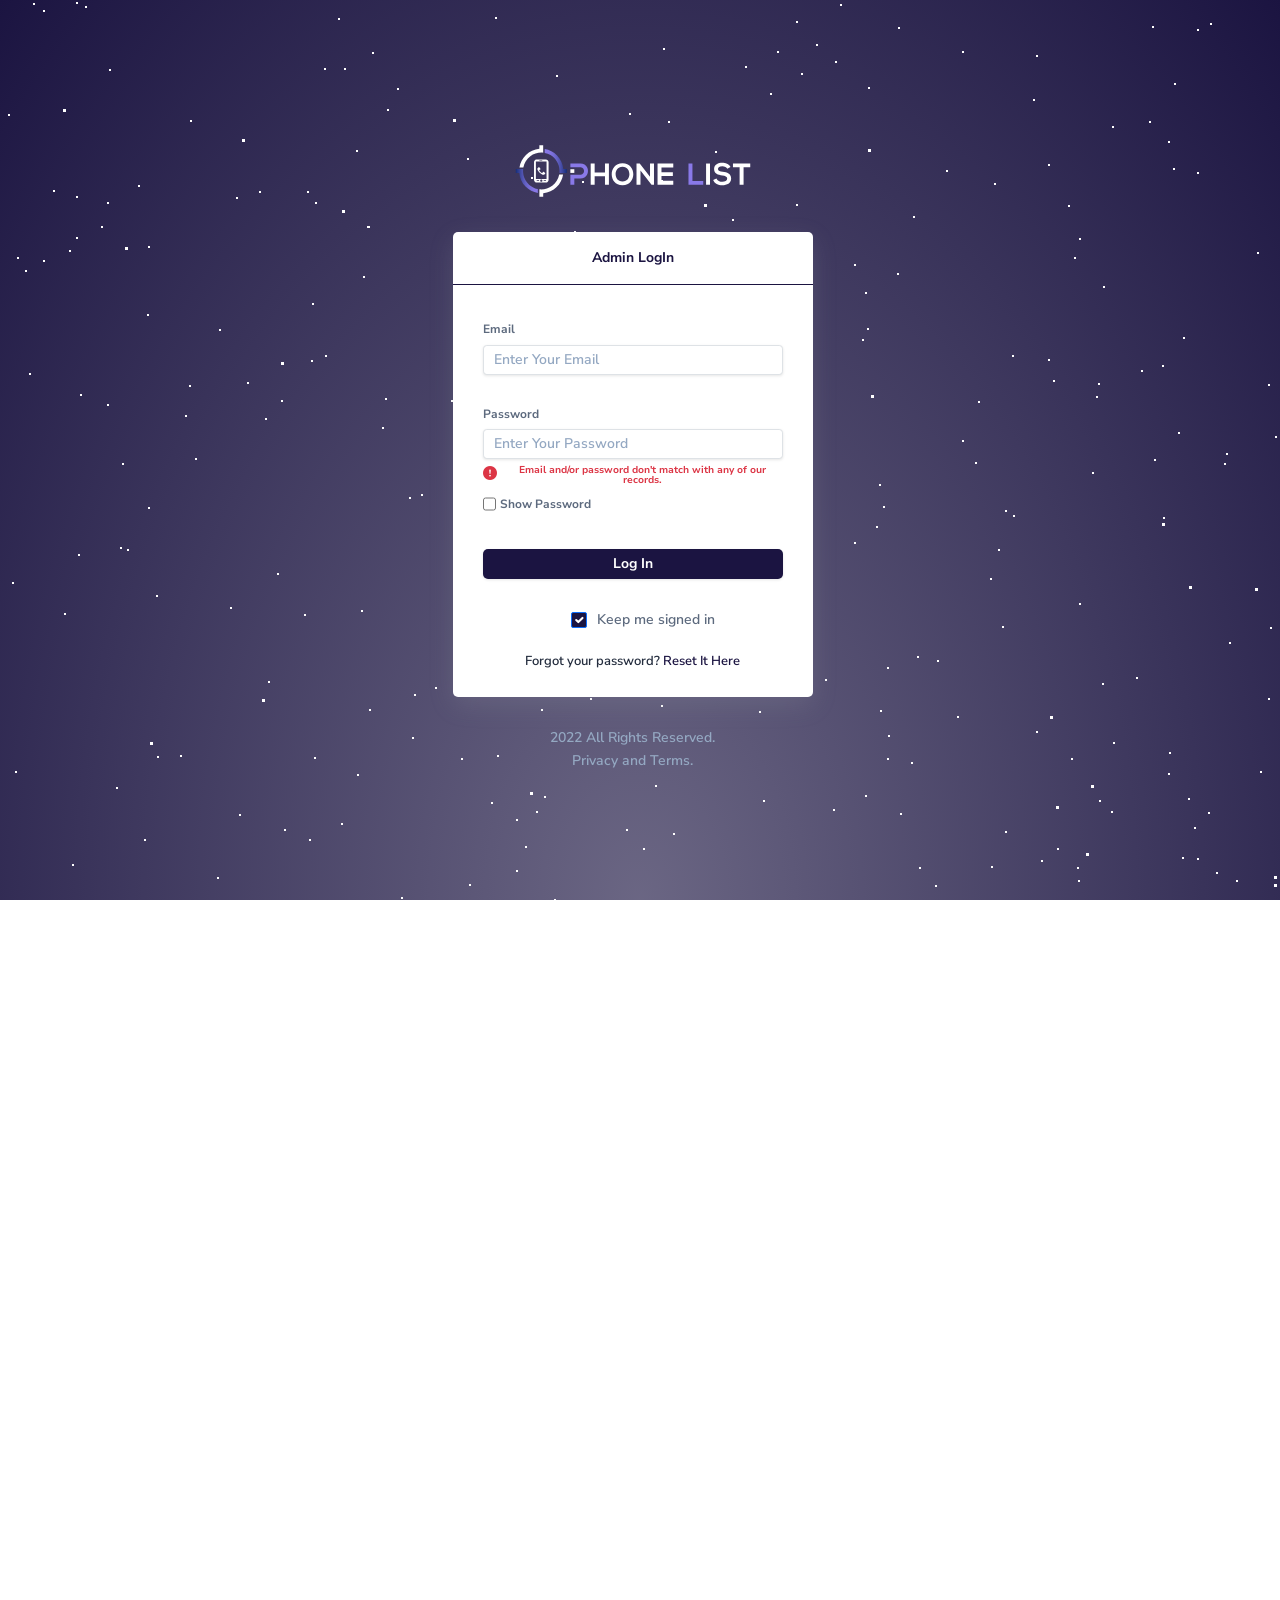
<file: adminLogin.html>
<!DOCTYPE html>
<html lang="en">
  <head>
    <meta charset="UTF-8" />
    <meta http-equiv="X-UA-Compatible" content="IE=edge" />
    <meta name="viewport" content="width=device-width, initial-scale=1.0" />

    <meta name="description" content="" />
    <meta
      name="keywords"
      content="phone number list, mobile number list, sales leads, mobile leads, data prospect, sales crm, contact database, contact details"
    />

    <title>Admin Log In | Phone List</title>

    <!-- Bootstrap CSS -->
    <link
      href="https://cdn.jsdelivr.net/npm/bootstrap@5.0.2/dist/css/bootstrap.min.css"
      rel="stylesheet"
      integrity="sha384-EVSTQN3/azprG1Anm3QDgpJLIm9Nao0Yz1ztcQTwFspd3yD65VohhpuuCOmLASjC"
      crossorigin="anonymous"
    />

    <!-- Bootstrap Icons -->
    <link
      rel="stylesheet"
      href="https://cdn.jsdelivr.net/npm/bootstrap-icons@1.7.2/font/bootstrap-icons.css"
    />

    <!-- Google Fonts -->
    <link rel="preconnect" href="https://fonts.googleapis.com" />
    <link rel="preconnect" href="https://fonts.gstatic.com" crossorigin />
    <link
      href="https://fonts.googleapis.com/css2?family=Nunito+Sans:wght@200;300;400;600;700;800;900&display=swap"
      rel="stylesheet"
    />

    <!-- Custom CSS -->
    <link rel="stylesheet" href="assets/css/style.css" />

    <!-- Favicon -->
    <link rel="shortcut icon" href="assets/images/icons/favicon.ico" />
  </head>

  <body>
    <header></header>
    <main class="d-flex">
      <!-- START ADMIN LOGIN -->
      <section class="section-login--admin">
        <div class="login-text-box row">
          <a class="col-12 company-logo" href="/">
            <img
              class="img-fluid"
              src="assets/images/logo--company-name.svg"
              alt="phone list"
            />
          </a>
          <div class="col-12">
            <!-- START LOGIN FORM -->
            <div class="login-form">
              <div class="card border-0 u-box-shadow-1 rounded-3">
                <div class="card-title d-flex">
                  <a href="#" class="login p-4">Admin LogIn</a>
                </div>
                <div class="card-body p-5 pb-3">
                  <form action="">
                    <div class="mb-5">
                      <label for="email" class="form-label">Email</label>
                      <input
                        type="email"
                        class="form-control u-box-shadow-2"
                        id="email"
                        placeholder="Enter Your Email"
                        required
                      />
                    </div>
                    <div class="mb-5">
                      <label for="password" class="form-label">Password</label>
                      <input
                        type="password"
                        class="form-control u-box-shadow-2"
                        id="password"
                        placeholder="Enter Your Password"
                        required
                      />
                      <div id="error-text">
                        <i
                          class="bi bi-exclamation-circle-fill text-danger pe-2"
                        ></i>
                        <p class="text-danger">
                          Email and/or password don't match with any of our
                          records.
                        </p>
                      </div>

                      <!-- An element to toggle between password visibility -->
                      <div class="input-group align-items-center my-1">
                        <input type="checkbox" onclick="showPassword()" />
                        <label
                          for="checkbox"
                          class="ps-2"
                          style="line-height: 1"
                        >
                          Show Password
                        </label>
                      </div>
                    </div>

                    <button
                      type="submit"
                      class="btn btn-login--admin rounded-3 u-box-shadow-2 mb-5"
                    >
                      Log In
                    </button>
                    <div class="mb-4 form-check">
                      <input
                        type="checkbox"
                        class="form-check-input"
                        id="check"
                        checked
                      />
                      <label class="form-check-label ms-3" for="check"
                        >Keep me signed in</label
                      >
                    </div>
                    <div class="card-footer">
                      <p>
                        Forgot your password?
                        <span id="reset-password">Reset It Here</span>
                      </p>
                    </div>
                  </form>
                </div>
              </div>
            </div>
            <!-- END LOGIN FORM -->

            <!-- START RESET PASSWORD FORM -->
            <div class="reset-form hide">
              <div class="card border-0 u-box-shadow-1 rounded-3">
                <div class="card-body p-5 pb-3">
                  <div class="card-title">
                    <div>
                      <h1>Reset Your Password</h1>
                      <h2>
                        Please enter your email address below to which we can
                        send you instructions.
                      </h2>
                    </div>
                  </div>
                  <form action="">
                    <div class="mb-5">
                      <label for="email" class="form-label">Email</label>
                      <input
                        type="email"
                        class="form-control u-box-shadow-2"
                        id="email"
                        placeholder="Type Your Email"
                        required
                      />
                    </div>
                    <div class="mb-5">
                      <label for="retypeEmail" class="form-label"
                        >Confirm Email</label
                      >
                      <input
                        type="email"
                        class="form-control u-box-shadow-2"
                        id="retypeEmail"
                        placeholder="Re-type Your Email"
                        required
                      />
                    </div>

                    <button
                      type="submit"
                      class="btn btn-login--admin rounded-3 u-box-shadow-2 mb-5"
                    >
                      Send Instructions
                    </button>

                    <div class="card-footer">
                      <p>
                        Have an account?
                        <span id="login-here">Login Here</span>
                      </p>
                    </div>
                  </form>
                </div>
              </div>
            </div>
            <!-- END RESET PASSWORD FORM -->

            <!-- START FOOTER -->
            <footer>
              <div class="section-footer">
                <p>2022 All Rights Reserved.</p>
                <p>
                  <a href="privacy_policy.html">Privacy</a>
                  and <a href="terms-of-service.html">Terms</a>.
                </p>
              </div>
            </footer>
            <!-- END FOOTER -->
          </div>
        </div>

        <!-- START BACKGROUND ANIMATION -->
        <div id="stars"></div>
        <div id="stars2"></div>
        <div id="stars3"></div>
        <!-- END BACKGROUND ANIMATION -->
      </section>
      <!-- END ADMIN LOGIN -->

      <!-- START LOGIN RIGHT SIDE -->
      <section class="section-login--right d-flex flex-column d-none">
        <!-- START LOGIN FORM -->
        <div class="login-form">
          <div class="card border-0 u-box-shadow-1 rounded-3">
            <div class="card-title d-flex">
              <a href="#" class="login p-4">Log in</a>
              <a href="signup.html" class="signup p-4"
                >Sign up <i class="bi bi-box-arrow-up-right ms-2"></i>
              </a>
            </div>
            <div class="card-body p-5 pb-3">
              <div class="card-title">
                <div>
                  <a
                    type="button"
                    class="btn btn-google-login u-box-shadow-2"
                    href="#"
                  >
                    <img
                      src="assets/images/icons/google.svg"
                      alt="google logo"
                      class="me-2 img-fluid"
                    />
                    Log in with google
                  </a>
                  <a
                    type="button"
                    class="btn btn-facebook-login u-box-shadow-2 mt-4"
                    href="#"
                  >
                    <i class="bi bi-facebook me-2"></i>
                    Log in with facebook
                  </a>
                </div>
                <div class="divider mt-4 mb-3">
                  <div class="divider--line me-5"></div>
                  <div>OR</div>
                  <div class="divider--line ms-5"></div>
                </div>
              </div>

              <form action="">
                <div class="mb-5">
                  <label for="email" class="form-label">Email</label>
                  <input
                    type="email"
                    class="form-control u-box-shadow-2"
                    id="email"
                    placeholder="Enter Your Email"
                    required
                  />
                </div>
                <div class="mb-5">
                  <label for="password" class="form-label">Password</label>
                  <input
                    type="password"
                    class="form-control u-box-shadow-2"
                    id="password"
                    placeholder="Enter Your Password"
                    required
                  />
                  <div id="error-text">
                    <i
                      class="bi bi-exclamation-circle-fill text-danger pe-2"
                    ></i>
                    <p class="text-danger">
                      Email and/or password don't match with any of our records.
                    </p>
                  </div>

                  <!-- An element to toggle between password visibility -->
                  <div class="input-group align-items-center my-1">
                    <input type="checkbox" onclick="showPassword()" />
                    <label for="checkbox" class="ps-2" style="line-height: 1">
                      Show Password
                    </label>
                  </div>
                </div>

                <button
                  type="submit"
                  class="btn btn-login rounded-3 u-box-shadow-2 mb-5"
                >
                  Log In
                </button>
                <div class="mb-4 form-check">
                  <input
                    type="checkbox"
                    class="form-check-input"
                    id="check"
                    checked
                  />
                  <label class="form-check-label ms-3" for="check"
                    >Keep me signed in</label
                  >
                </div>
                <div class="card-footer">
                  <p>
                    Forgot your password?
                    <span id="reset-password">Reset It Here</span>
                  </p>
                </div>
              </form>
            </div>
          </div>
        </div>
        <!-- END LOGIN FORM -->

        <!-- START RESET PASSWORD FORM -->
        <div class="reset-form hide">
          <div class="card border-0 u-box-shadow-1 rounded-3">
            <div class="card-body p-5 pb-3">
              <div class="card-title">
                <div>
                  <h1>Reset Your Password</h1>
                  <h2>
                    Please enter your email address below to which we can send
                    you instructions.
                  </h2>
                </div>
              </div>
              <form action="">
                <div class="mb-5">
                  <label for="email" class="form-label">Email</label>
                  <input
                    type="email"
                    class="form-control u-box-shadow-2"
                    id="email"
                    placeholder="Type Your Email"
                    required
                  />
                </div>
                <div class="mb-5">
                  <label for="retypeEmail" class="form-label"
                    >Confirm Email</label
                  >
                  <input
                    type="email"
                    class="form-control u-box-shadow-2"
                    id="retypeEmail"
                    placeholder="Re-type Your Email"
                    required
                  />
                </div>

                <button
                  type="submit"
                  class="btn btn-login rounded-3 u-box-shadow-2 mb-5"
                >
                  Send Instructions
                </button>

                <div class="card-footer">
                  <p>
                    Have an account?
                    <span id="login-here">Login Here</span>
                  </p>
                </div>
              </form>
            </div>
          </div>
        </div>
        <!-- END RESET PASSWORD FORM -->

        <!-- START FOOTER -->
        <footer>
          <div class="section-footer">
            <p>2022 All Rights Reserved.</p>
            <p>
              <a href="privacy_policy.html">Privacy</a>
              and <a href="terms-of-service.html">Terms</a>.
            </p>
          </div>
        </footer>
        <!-- END FOOTER -->
      </section>
      <!-- END LOGIN RIGHT SIDE -->
    </main>

    <!-- Custom JS -->
    <script src="assets/js/login.js"></script>
    <script src="assets/js/script.js"></script>

    <!-- Bootstrap JS -->
    <script
      src="https://cdn.jsdelivr.net/npm/bootstrap@5.0.2/dist/js/bootstrap.bundle.min.js"
      integrity="sha384-MrcW6ZMFYlzcLA8Nl+NtUVF0sA7MsXsP1UyJoMp4YLEuNSfAP+JcXn/tWtIaxVXM"
      crossorigin="anonymous"
    ></script>
  </body>
</html>
</file>
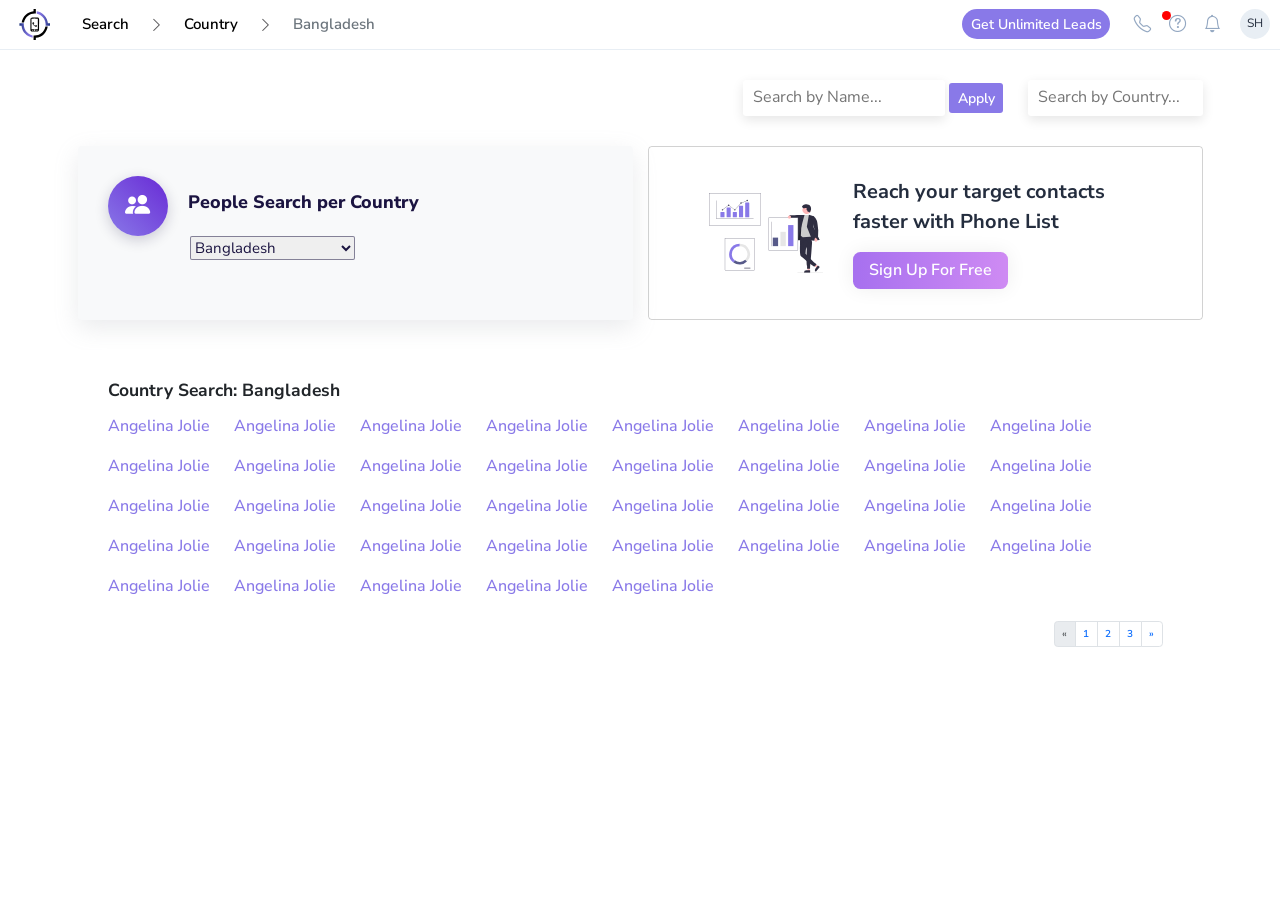
<file: country01.html>
<!DOCTYPE html>
<html lang="en">

<head>
  <meta charset="UTF-8" />
  <meta http-equiv="X-UA-Compatible" content="IE=edge" />
  <meta name="viewport" content="width=device-width, initial-scale=1.0" />

  <meta name="description" content="Phone List helps B2B companies scale outbound sales." />
  <meta name="keywords" content="phone list, " />

  <title>All Contacts from Bangladesh | Phone List</title>

  <!-- Bootstrap CSS -->
  <link href="https://cdn.jsdelivr.net/npm/bootstrap@5.0.2/dist/css/bootstrap.min.css" rel="stylesheet"
    integrity="sha384-EVSTQN3/azprG1Anm3QDgpJLIm9Nao0Yz1ztcQTwFspd3yD65VohhpuuCOmLASjC" crossorigin="anonymous" />

  <!-- Bootstrap Icons -->
  <link rel="stylesheet" href="https://cdn.jsdelivr.net/npm/bootstrap-icons@1.7.2/font/bootstrap-icons.css" />

  <!-- Font awesome Icons -->
  <link rel="stylesheet" href="https://cdnjs.cloudflare.com/ajax/libs/font-awesome/5.15.4/css/all.min.css"
    integrity="sha512-1ycn6IcaQQ40/MKBW2W4Rhis/DbILU74C1vSrLJxCq57o941Ym01SwNsOMqvEBFlcgUa6xLiPY/NS5R+E6ztJQ=="
    crossorigin="anonymous" referrerpolicy="no-referrer" />


  <!-- Google Fonts -->
  <link rel="preconnect" href="https://fonts.googleapis.com" />
  <link rel="preconnect" href="https://fonts.gstatic.com" crossorigin />
  <link href="https://fonts.googleapis.com/css2?family=Nunito+Sans:wght@200;300;400;600;700;800;900&display=swap"
    rel="stylesheet" />

  <!-- Custom CSS -->
  <link rel="stylesheet" href="assets/css/style.css" />

  <!-- Favicon -->
  <link rel="shortcut icon" href="assets/images/icons/favicon.ico" />
</head>

<body>
  <header>
    <!-- START NAVBAR -->
    <nav class="navbar navbar--user navbar-expand-md navbar-light">
      <div class="container-fluid justify-content-end">
        <a class="navbar-brand" href="index.html">
          <img class="img-fluid" src="assets/images/logo.svg" alt="phone list" />
        </a>

        <button class="navbar-toggler me-auto" type="button" data-bs-toggle="collapse"
          data-bs-target="#navbarSupportedContent" aria-controls="navbarSupportedContent" aria-expanded="false"
          aria-label="Toggle navigation">
          <span class="navbar-toggler-icon"> </span>
        </button>
        <div class="collapse navbar-collapse justify-content-between" id="navbarSupportedContent">
          <ul class="navbar-nav me-auto mb-2 mb-lg-0">
            <li class="nav-item pl-4">
              <a class="nav-link" aria-current="page" href="people.html">
                Search
              </a>
            </li>

            <i class="bi bi-chevron-right d-flex align-items-center"></i>
            <li class="nav-item">
              <a class="nav-link" href="people.html">
                Country
              </a>
            </li>

            <i class="bi bi-chevron-right d-flex align-items-center"></i>
            <li class="nav-item">
              <a class="nav-link text-secondary disabled" href="#">
                Bangladesh
              </a>
            </li>
          </ul>
        </div>

        <!-- START SHOW ELEMENT ON CLICKING USER -->
        <div class="user-div hide u-box-shadow-1">
          <h4 class="px-4 pt-5">Shamonti Haque</h4>
          <div class="user--label mx-4">
            <span>Admin</span>
          </div>

          <div class="user--menu">
            <a class="user--menu-item" href="settings/account.html">
              <i class="bi bi-gear"></i>
              <span>Settings</span>
            </a>
            <a class="user--menu-item" href="./settings/upgrade.html">
              <i class="bi bi-trophy"></i>
              <span>Upgrade Plan</span>
            </a>

            <a class="user--menu-item mb-3" href="login.html">
              <i class="bi bi-power"></i>
              <span>Logout</span>
            </a>
          </div>
        </div>
        <!-- END SHOW ELEMENT ON CLICKING USER -->
      </div>

      <!-- START RIGHT NAV ITEMS -->
      <div class="d-flex align-items-center nav-right__box">
        <a class="btn btn-purple mx-4" href="./settings/upgrade.html">Get unlimited leads
        </a>
        <button type="button" class="btn">
          <i class="bi bi-telephone phone-btn"></i>
        </button>
        <!-- TODO Link to blogsite -->
        <a class="btn"><i class="bi bi-question-circle" href="#"></i></a>

        <button type="button" class="btn notification-btn">
          <i class="bi bi-bell"></i>

          <!-- Add the class hide to notification-btn--badge when there is no notifications -->
          <span class="notification-btn--badge"></span>
        </button>
        <button type="button" class="user user-btn circle-element mx-3 my-auto">
          <p class="user-name">SH</p>
        </button>
      </div>
      <!-- END RIGHT NAV ITEMS -->
    </nav>
    <!-- END NAVBAR -->

    <!-- FIXME hide when clicked somewhere else -->
    <!-- START SHOW WHEN CLICKED ON PHONE -->
    <div class="u-box-shadow-1 phone-call__div hide">
      <div class="phone-call--icon">
        <i class="bi bi-telephone-outbound text-primary"></i>
      </div>
      <div class="phone-call--text">
        Instantly click-to-call prospects from anywhere.
      </div>
      <div class="phone-call--button btn-purple">Upgrade to Professional</div>
      <a class="phone-call--link"> Learn more </a>
    </div>
    <!-- END SHOW WHEN CLICKED ON PHONE -->


    <!-- START SHOW WHEN CLICKED ON NOTIFICATION -->
    <div class="u-box-shadow-1 notification__sidebar hide animate__animated animate__fadeInRightBig">
      <div class="notification--header">
        <div class="notification--header-title">
          <h5>NOTIFICATIONS</h5>
        </div>
        <div class="notification--header-icons">
          <div class="btn close-btn">
            <i class="bi bi-x-lg"></i>
          </div>
        </div>
      </div>
      <div class="notification--body">
        <a class="card" href="#">
          <div class="card-body">
            <div class="notification-icon">
              <i class="bi bi-shield-lock-fill"></i>
            </div>
            <div class="notification-box">
              <div class="notification-text">You changed your password.</div>
              <div class="notification-time">
                <span> Today </span>
              </div>
            </div>
          </div>
        </a>
        <a class="card" href="#">
          <div class="card-body">
            <div class="notification-icon">
              <i class="bi bi-lightning-fill"></i>
            </div>
            <div class="notification-box">
              <div class="notification-text">You upgraded your plan.</div>
              <div class="notification-time">
                <span> Yesterday </span>
              </div>
            </div>
          </div>
        </a>
        <a class="card" href="#">
          <div class="card-body">
            <div class="notification-icon">
              <i class="bi bi-receipt-cutoff"></i>
            </div>
            <div class="notification-box">
              <div class="notification-text">You accessed phone number.</div>
              <div class="notification-time">
                <span> May 02 </span>
              </div>
            </div>
          </div>
        </a>
        <a class="card" href="#">
          <div class="card-body">
            <div class="notification-icon">
              <i class="bi bi-download"></i>
            </div>
            <div class="notification-box">
              <div class="notification-text">You downloaded CSV data.</div>
              <div class="notification-time">
                <span> Apr 26 </span>
              </div>
            </div>
          </div>
        </a>
        <a class="card" href="#">
          <div class="card-body">
            <div class="notification-icon">
              <i class="bi bi-envelope"></i>
            </div>
            <div class="notification-box">
              <div class="notification-text">
                You requested to change the email.
              </div>
              <div class="notification-time">
                <span> Apr 20 </span>
              </div>
            </div>
          </div>
        </a>
        <a class="card" href="#">
          <div class="card-body">
            <div class="notification-icon">
              <i class="bi bi-person-bounding-box"></i>
            </div>
            <div class="notification-box">
              <div class="notification-text">You edited your profile.</div>
              <div class="notification-time">
                <span> Mar 24 </span>
              </div>
            </div>
          </div>
        </a>
        <a class="card" href="#">
          <div class="card-body">
            <div class="notification-icon">
              <i class="bi bi-download"></i>
            </div>
            <div class="notification-box">
              <div class="notification-text">You downloaded CSV data.</div>
              <div class="notification-time">
                <span> Mar 20 </span>
              </div>
            </div>
          </div>
        </a>
        <a class="card" href="#">
          <div class="card-body">
            <div class="notification-icon">
              <i class="bi bi-credit-card"></i>
            </div>
            <div class="notification-box">
              <div class="notification-text">You added a credit card.</div>
              <div class="notification-time">
                <span> Feb 22 </span>
              </div>
            </div>
          </div>
        </a>
        <a class="card" href="#">
          <div class="card-body">
            <div class="notification-icon"><i class="bi bi-stars"></i></div>
            <div class="notification-box">
              <div class="notification-text">Welcome to Phone List!</div>
              <div class="notification-time">
                <span> Dec 2021 </span>
              </div>
            </div>
          </div>
        </a>
        <a class="card" href="./settings/notifications.html">
          <div class="card-footer">All notifications</div>
        </a>
      </div>
    </div>
    <!-- END SHOW WHEN CLICKED ON NOTIFICATION -->
  </header>

  <main>
    <!-- START SEARCH BARS -->
    <section class="section-searchbar pt-md-5 pb-md-4 py-2 mt-md-0 mt-5">
      <div class="container">
        <div class="row">
          <div class="col-lg-3 col-md-4 col-7 ms-auto">
            <div class="row">
              <div class="col-12">
                <input type="text" name="search" id="searchPeople"
                  class="searchBar bg-white border-5 text-dark fw-normal col-md-9 col-8"
                  placeholder="Search by Name..." />
                <button type="submit" class="btn btn-purple">Apply</button>
              </div>
            </div>
          </div>
          <div class="col-lg-2 col-md-3 col-5">
            <div class="dropdown" id="searchCountry">
              <input class="searchBar bg-white text-dark fw-normal col-12" id="countryDropdown" type="text"
                placeholder="Search by Country..." data-toggle="dropdown" data-bs-toggle="dropdown" />

              <span class="caret"></span>

              <ul class="dropdown-menu bg-white text-dark fw-bold p-3" aria-labelledby="countryDropdown">
                <li class="dropdown-item"><a href="#">Afghanistan</a></li>
                <li class="dropdown-item"><a href="#">Åland Islands</a></li>
                <li class="dropdown-item"><a href="#">Albania</a></li>
                <li class="dropdown-item"><a href="#">Algeria</a></li>
                <li class="dropdown-item"><a href="#">American Samoa</a></li>
                <li class="dropdown-item"><a href="#">Andorra</a></li>
                <li class="dropdown-item"><a href="#">Angola</a></li>
                <li class="dropdown-item"><a href="#">Anguilla</a></li>
                <li class="dropdown-item"><a href="#">Antarctica</a></li>
                <li class="dropdown-item">
                  <a href="#">Antigua and Barbuda</a>
                </li>
                <li class="dropdown-item"><a href="#">Argentina</a></li>
                <li class="dropdown-item"><a href="#">Armenia</a></li>
                <li class="dropdown-item"><a href="#">Aruba</a></li>
                <li class="dropdown-item"><a href="#">Australia</a></li>
                <li class="dropdown-item"><a href="#">Austria</a></li>
                <li class="dropdown-item"><a href="#">Azerbaijan</a></li>
                <li class="dropdown-item"><a href="#">Bahamas</a></li>
                <li class="dropdown-item"><a href="#">Bahrain</a></li>
                <li class="dropdown-item"><a href="#">Bangladesh</a></li>
                <li class="dropdown-item"><a href="#">Barbados</a></li>
                <li class="dropdown-item"><a href="#">Belarus</a></li>
                <li class="dropdown-item"><a href="#">Belgium</a></li>
                <li class="dropdown-item"><a href="#">Belize</a></li>
                <li class="dropdown-item"><a href="#">Benin</a></li>
                <li class="dropdown-item"><a href="#">Bermuda</a></li>
                <li class="dropdown-item"><a href="#">Bhutan</a></li>
                <li class="dropdown-item"><a href="#">Bolivia</a></li>
                <li class="dropdown-item">
                  <a href="#">Bosnia and Herzegovina</a>
                </li>
                <li class="dropdown-item"><a href="#">Botswana</a></li>
                <li class="dropdown-item"><a href="#">Bouvet Island</a></li>
                <li class="dropdown-item"><a href="#">Brazil</a></li>
                <li class="dropdown-item">
                  <a href="#">British Indian Ocean Territory</a>
                </li>
                <li class="dropdown-item">
                  <a href="#">Brunei Darussalam</a>
                </li>
                <li class="dropdown-item"><a href="#">Bulgaria</a></li>
                <li class="dropdown-item"><a href="#">Burkina Faso</a></li>
                <li class="dropdown-item"><a href="#">Burundi</a></li>
                <li class="dropdown-item"><a href="#">Cambodia</a></li>
                <li class="dropdown-item"><a href="#">Cameroon</a></li>
                <li class="dropdown-item"><a href="#">Canada</a></li>
                <li class="dropdown-item"><a href="#">Cape Verde</a></li>
                <li class="dropdown-item"><a href="#">Cayman Islands</a></li>
                <li class="dropdown-item">
                  <a href="#">Central African Republic</a>
                </li>
                <li class="dropdown-item"><a href="#">Chad</a></li>
                <li class="dropdown-item"><a href="#">Chile</a></li>
                <li class="dropdown-item"><a href="#">China</a></li>
                <li class="dropdown-item">
                  <a href="#">Christmas Island</a>
                </li>
                <li class="dropdown-item">
                  <a href="#">Cocos (Keeling) Islands</a>
                </li>
                <li class="dropdown-item"><a href="#">Colombia</a></li>
                <li class="dropdown-item"><a href="#">Comoros</a></li>
                <li class="dropdown-item"><a href="#">Congo</a></li>
                <li class="dropdown-item">
                  <a href="#">Congo, The Democratic Republic of The</a>
                </li>
                <li class="dropdown-item"><a href="#">Cook Islands</a></li>
                <li class="dropdown-item"><a href="#">Costa Rica</a></li>
                <li class="dropdown-item"><a href="#">Cote D'ivoire</a></li>
                <li class="dropdown-item"><a href="#">Croatia</a></li>
                <li class="dropdown-item"><a href="#">Cuba</a></li>
                <li class="dropdown-item"><a href="#">Cyprus</a></li>
                <li class="dropdown-item"><a href="#">Czech Republic</a></li>
                <li class="dropdown-item"><a href="#">Denmark</a></li>
                <li class="dropdown-item"><a href="#">Djibouti</a></li>
                <li class="dropdown-item"><a href="#">Dominica</a></li>
                <li class="dropdown-item">
                  <a href="#">Dominican Republic</a>
                </li>
                <li class="dropdown-item"><a href="#">Ecuador</a></li>
                <li class="dropdown-item"><a href="#">Egypt</a></li>
                <li class="dropdown-item"><a href="#">El Salvador</a></li>
                <li class="dropdown-item">
                  <a href="#">Equatorial Guinea</a>
                </li>
                <li class="dropdown-item"><a href="#">Eritrea</a></li>
                <li class="dropdown-item"><a href="#">Estonia</a></li>
                <li class="dropdown-item"><a href="#">Ethiopia</a></li>
                <li class="dropdown-item">
                  <a href="#">Falkland Islands (Malvinas)</a>
                </li>
                <li class="dropdown-item"><a href="#">Faroe Islands</a></li>
                <li class="dropdown-item"><a href="#">Fiji</a></li>
                <li class="dropdown-item"><a href="#">Finland</a></li>
                <li class="dropdown-item"><a href="#">France</a></li>
                <li class="dropdown-item"><a href="#">French Guiana</a></li>
                <li class="dropdown-item">
                  <a href="#">French Polynesia</a>
                </li>
                <li class="dropdown-item">
                  <a href="#">French Southern Territories</a>
                </li>
                <li class="dropdown-item"><a href="#">Gabon</a></li>
                <li class="dropdown-item"><a href="#">Gambia</a></li>
                <li class="dropdown-item"><a href="#">Georgia</a></li>
                <li class="dropdown-item"><a href="#">Germany</a></li>
                <li class="dropdown-item"><a href="#">Ghana</a></li>
                <li class="dropdown-item"><a href="#">Gibraltar</a></li>
                <li class="dropdown-item"><a href="#">Greece</a></li>
                <li class="dropdown-item"><a href="#">Greenland</a></li>
                <li class="dropdown-item"><a href="#">Grenada</a></li>
                <li class="dropdown-item"><a href="#">Guadeloupe</a></li>
                <li class="dropdown-item"><a href="#">Guam</a></li>
                <li class="dropdown-item"><a href="#">Guatemala</a></li>
                <li class="dropdown-item"><a href="#">Guernsey</a></li>
                <li class="dropdown-item"><a href="#">Guinea</a></li>
                <li class="dropdown-item"><a href="#">Guinea-bissau</a></li>
                <li class="dropdown-item"><a href="#">Guyana</a></li>
                <li class="dropdown-item"><a href="#">Haiti</a></li>
                <li class="dropdown-item">
                  <a href="#">Heard Island and Mcdonald Islands</a>
                </li>
                <li class="dropdown-item">
                  <a href="#">Holy See (Vatican City State)</a>
                </li>
                <li class="dropdown-item"><a href="#">Honduras</a></li>
                <li class="dropdown-item"><a href="#">Hong Kong</a></li>
                <li class="dropdown-item"><a href="#">Hungary</a></li>
                <li class="dropdown-item"><a href="#">Iceland</a></li>
                <li class="dropdown-item"><a href="#">India</a></li>
                <li class="dropdown-item"><a href="#">Indonesia</a></li>
                <li class="dropdown-item">
                  <a href="#">Iran, Islamic Republic of</a>
                </li>
                <li class="dropdown-item"><a href="#">Iraq</a></li>
                <li class="dropdown-item"><a href="#">Ireland</a></li>
                <li class="dropdown-item"><a href="#">Isle of Man</a></li>
                <li class="dropdown-item"><a href="#">Israel</a></li>
                <li class="dropdown-item"><a href="#">Italy</a></li>
                <li class="dropdown-item"><a href="#">Jamaica</a></li>
                <li class="dropdown-item"><a href="#">Japan</a></li>
                <li class="dropdown-item"><a href="#">Jersey</a></li>
                <li class="dropdown-item"><a href="#">Jordan</a></li>
                <li class="dropdown-item"><a href="#">Kazakhstan</a></li>
                <li class="dropdown-item"><a href="#">Kenya</a></li>
                <li class="dropdown-item"><a href="#">Kiribati</a></li>
                <li class="dropdown-item">
                  <a href="#">Korea, Democratic People's Republic of</a>
                </li>
                <li class="dropdown-item">
                  <a href="#">Korea, Republic of</a>
                </li>
                <li class="dropdown-item"><a href="#">Kuwait</a></li>
                <li class="dropdown-item"><a href="#">Kyrgyzstan</a></li>
                <li class="dropdown-item">
                  <a href="#">Lao People's Democratic Republic</a>
                </li>
                <li class="dropdown-item"><a href="#">Latvia</a></li>
                <li class="dropdown-item"><a href="#">Lebanon</a></li>
                <li class="dropdown-item"><a href="#">Lesotho</a></li>
                <li class="dropdown-item"><a href="#">Liberia</a></li>
                <li class="dropdown-item">
                  <a href="#">Libyan Arab Jamahiriya</a>
                </li>
                <li class="dropdown-item"><a href="#">Liechtenstein</a></li>
                <li class="dropdown-item"><a href="#">Lithuania</a></li>
                <li class="dropdown-item"><a href="#">Luxembourg</a></li>
                <li class="dropdown-item"><a href="#">Macao</a></li>
                <li class="dropdown-item">
                  <a href="#">Macedonia, The Former Yugoslav Republic of</a>
                </li>
                <li class="dropdown-item"><a href="#">Madagascar</a></li>
                <li class="dropdown-item"><a href="#">Malawi</a></li>
                <li class="dropdown-item"><a href="#">Malaysia</a></li>
                <li class="dropdown-item"><a href="#">Maldives</a></li>
                <li class="dropdown-item"><a href="#">Mali</a></li>
                <li class="dropdown-item"><a href="#">Malta</a></li>
                <li class="dropdown-item">
                  <a href="#">Marshall Islands</a>
                </li>
                <li class="dropdown-item"><a href="#">Martinique</a></li>
                <li class="dropdown-item"><a href="#">Mauritania</a></li>
                <li class="dropdown-item"><a href="#">Mauritius</a></li>
                <li class="dropdown-item"><a href="#">Mayotte</a></li>
                <li class="dropdown-item"><a href="#">Mexico</a></li>
                <li class="dropdown-item">
                  <a href="#">Micronesia, Federated States of</a>
                </li>
                <li class="dropdown-item">
                  <a href="#">Moldova, Republic of</a>
                </li>
                <li class="dropdown-item"><a href="#">Monaco</a></li>
                <li class="dropdown-item"><a href="#">Mongolia</a></li>
                <li class="dropdown-item"><a href="#">Montenegro</a></li>
                <li class="dropdown-item"><a href="#">Montserrat</a></li>
                <li class="dropdown-item"><a href="#">Morocco</a></li>
                <li class="dropdown-item"><a href="#">Mozambique</a></li>
                <li class="dropdown-item"><a href="#">Myanmar</a></li>
                <li class="dropdown-item"><a href="#">Namibia</a></li>
                <li class="dropdown-item"><a href="#">Nauru</a></li>
                <li class="dropdown-item"><a href="#">Nepal</a></li>
                <li class="dropdown-item"><a href="#">Netherlands</a></li>
                <li class="dropdown-item">
                  <a href="#">Netherlands Antilles</a>
                </li>
                <li class="dropdown-item"><a href="#">New Caledonia</a></li>
                <li class="dropdown-item"><a href="#">New Zealand</a></li>
                <li class="dropdown-item"><a href="#">Nicaragua</a></li>
                <li class="dropdown-item"><a href="#">Niger</a></li>
                <li class="dropdown-item"><a href="#">Nigeria</a></li>
                <li class="dropdown-item"><a href="#">Niue</a></li>
                <li class="dropdown-item"><a href="#">Norfolk Island</a></li>
                <li class="dropdown-item">
                  <a href="#">Northern Mariana Islands</a>
                </li>
                <li class="dropdown-item"><a href="#">Norway</a></li>
                <li class="dropdown-item"><a href="#">Oman</a></li>
                <li class="dropdown-item"><a href="#">Pakistan</a></li>
                <li class="dropdown-item"><a href="#">Palau</a></li>
                <li class="dropdown-item">
                  <a href="#">Palestinian Territory, Occupied</a>
                </li>
                <li class="dropdown-item"><a href="#">Panama</a></li>
                <li class="dropdown-item">
                  <a href="#">Papua New Guinea</a>
                </li>
                <li class="dropdown-item"><a href="#">Paraguay</a></li>
                <li class="dropdown-item"><a href="#">Peru</a></li>
                <li class="dropdown-item"><a href="#">Philippines</a></li>
                <li class="dropdown-item"><a href="#">Pitcairn</a></li>
                <li class="dropdown-item"><a href="#">Poland</a></li>
                <li class="dropdown-item"><a href="#">Portugal</a></li>
                <li class="dropdown-item"><a href="#">Puerto Rico</a></li>
                <li class="dropdown-item"><a href="#">Qatar</a></li>
                <li class="dropdown-item"><a href="#">Reunion</a></li>
                <li class="dropdown-item"><a href="#">Romania</a></li>
                <li class="dropdown-item">
                  <a href="#">Russian Federation</a>
                </li>
                <li class="dropdown-item"><a href="#">Rwanda</a></li>
                <li class="dropdown-item"><a href="#">Saint Helena</a></li>
                <li class="dropdown-item">
                  <a href="#">Saint Kitts and Nevis</a>
                </li>
                <li class="dropdown-item"><a href="#">Saint Lucia</a></li>
                <li class="dropdown-item">
                  <a href="#">Saint Pierre and Miquelon</a>
                </li>
                <li class="dropdown-item">
                  <a href="#">Saint Vincent and The Grenadines</a>
                </li>
                <li class="dropdown-item"><a href="#">Samoa</a></li>
                <li class="dropdown-item"><a href="#">San Marino</a></li>
                <li class="dropdown-item">
                  <a href="#">Sao Tome and Principe</a>
                </li>
                <li class="dropdown-item"><a href="#">Saudi Arabia</a></li>
                <li class="dropdown-item"><a href="#">Senegal</a></li>
                <li class="dropdown-item"><a href="#">Serbia</a></li>
                <li class="dropdown-item"><a href="#">Seychelles</a></li>
                <li class="dropdown-item"><a href="#">Sierra Leone</a></li>
                <li class="dropdown-item"><a href="#">Singapore</a></li>
                <li class="dropdown-item"><a href="#">Slovakia</a></li>
                <li class="dropdown-item"><a href="#">Slovenia</a></li>
                <li class="dropdown-item"><a href="#">Solomon Islands</a></li>
                <li class="dropdown-item"><a href="#">Somalia</a></li>
                <li class="dropdown-item"><a href="#">South Africa</a></li>
                <li class="dropdown-item">
                  <a href="#">South Georgia and The South Sandwich Islands</a>
                </li>
                <li class="dropdown-item"><a href="#">Spain</a></li>
                <li class="dropdown-item"><a href="#">Sri Lanka</a></li>
                <li class="dropdown-item"><a href="#">Sudan</a></li>
                <li class="dropdown-item"><a href="#">Suriname</a></li>
                <li class="dropdown-item">
                  <a href="#">Svalbard and Jan Mayen</a>
                </li>
                <li class="dropdown-item"><a href="#">Swaziland</a></li>
                <li class="dropdown-item"><a href="#">Sweden</a></li>
                <li class="dropdown-item"><a href="#">Switzerland</a></li>
                <li class="dropdown-item">
                  <a href="#">Syrian Arab Republic</a>
                </li>
                <li class="dropdown-item"><a href="#">Taiwan (ROC)</a></li>
                <li class="dropdown-item"><a href="#">Tajikistan</a></li>
                <li class="dropdown-item">
                  <a href="#">Tanzania, United Republic of</a>
                </li>
                <li class="dropdown-item"><a href="#">Thailand</a></li>
                <li class="dropdown-item"><a href="#">Timor-leste</a></li>
                <li class="dropdown-item"><a href="#">Togo</a></li>
                <li class="dropdown-item"><a href="#">Tokelau</a></li>
                <li class="dropdown-item"><a href="#">Tonga</a></li>
                <li class="dropdown-item">
                  <a href="#">Trinidad and Tobago</a>
                </li>
                <li class="dropdown-item"><a href="#">Tunisia</a></li>
                <li class="dropdown-item"><a href="#">Turkey</a></li>
                <li class="dropdown-item"><a href="#">Turkmenistan</a></li>
                <li class="dropdown-item">
                  <a href="#">Turks and Caicos Islands</a>
                </li>
                <li class="dropdown-item"><a href="#">Tuvalu</a></li>
                <li class="dropdown-item"><a href="#">Uganda</a></li>
                <li class="dropdown-item"><a href="#">Ukraine</a></li>
                <li class="dropdown-item">
                  <a href="#">United Arab Emirates</a>
                </li>
                <li class="dropdown-item"><a href="#">United Kingdom</a></li>
                <li class="dropdown-item"><a href="#">United States</a></li>
                <li class="dropdown-item">
                  <a href="#">United States Minor Outlying Islands</a>
                </li>
                <li class="dropdown-item"><a href="#">Uruguay</a></li>
                <li class="dropdown-item"><a href="#">Uzbekistan</a></li>
                <li class="dropdown-item"><a href="#">Vanuatu</a></li>
                <li class="dropdown-item"><a href="#">Venezuela</a></li>
                <li class="dropdown-item"><a href="#">Viet Nam</a></li>
                <li class="dropdown-item">
                  <a href="#">Virgin Islands, British</a>
                </li>
                <li class="dropdown-item">
                  <a href="#">Virgin Islands, U.S.</a>
                </li>
                <li class="dropdown-item">
                  <a href="#">Wallis and Futuna</a>
                </li>
                <li class="dropdown-item"><a href="#">Western Sahara</a></li>
                <li class="dropdown-item"><a href="#">Yemen</a></li>
                <li class="dropdown-item"><a href="#">Zambia</a></li>
                <li class="dropdown-item"><a href="#">Zimbabwe</a></li>
              </ul>
            </div>
          </div>
        </div>
      </div>
    </section>
    <!-- END SEARCH BARS -->

    <!-- START SECTION PEOPLE CARDS -->
    <section class="section-people-cards mt-4 mb-5">
      <div class="container">
        <div class="row">
          <div class="col-md-6">
            <div class="card u-box-shadow-1 border-0 u-border-radius h-100 bg-light">
              <div class="card-body p-5">
                <h4 class="card-title">
                  <div class="d-flex align-items-center">
                    <div class="circle-element circle-element--person">
                      <i class="bi bi-people-fill"></i>
                    </div>
                    <h1 class="sub-heading">People Search per Country</h1>
                  </div>

                  <select id="country" name="country" class="offset-2 col-md-4 col-6 mt-md-0 mt-3">
                    <option value="Afghanistan">Afghanistan</option>
                    <option value="Åland Islands">Åland Islands</option>
                    <option value="Albania">Albania</option>
                    <option value="Algeria">Algeria</option>
                    <option value="American Samoa">American Samoa</option>
                    <option value="Andorra">Andorra</option>
                    <option value="Angola">Angola</option>
                    <option value="Anguilla">Anguilla</option>
                    <option value="Antarctica">Antarctica</option>
                    <option value="Antigua and Barbuda">
                      Antigua and Barbuda
                    </option>
                    <option value="Argentina">Argentina</option>
                    <option value="Armenia">Armenia</option>
                    <option value="Aruba">Aruba</option>
                    <option value="Australia">Australia</option>
                    <option value="Austria">Austria</option>
                    <option value="Azerbaijan">Azerbaijan</option>
                    <option value="Bahamas">Bahamas</option>
                    <option value="Bahrain">Bahrain</option>
                    <option selected value="Bangladesh">Bangladesh</option>
                    <option value="Barbados">Barbados</option>
                    <option value="Belarus">Belarus</option>
                    <option value="Belgium">Belgium</option>
                    <option value="Belize">Belize</option>
                    <option value="Benin">Benin</option>
                    <option value="Bermuda">Bermuda</option>
                    <option value="Bhutan">Bhutan</option>
                    <option value="Bolivia">Bolivia</option>
                    <option value="Bosnia and Herzegovina">
                      Bosnia and Herzegovina
                    </option>
                    <option value="Botswana">Botswana</option>
                    <option value="Bouvet Island">Bouvet Island</option>
                    <option value="Brazil">Brazil</option>
                    <option value="British Indian Ocean Territory">
                      British Indian Ocean Territory
                    </option>
                    <option value="Brunei Darussalam">
                      Brunei Darussalam
                    </option>
                    <option value="Bulgaria">Bulgaria</option>
                    <option value="Burkina Faso">Burkina Faso</option>
                    <option value="Burundi">Burundi</option>
                    <option value="Cambodia">Cambodia</option>
                    <option value="Cameroon">Cameroon</option>
                    <option value="Canada">Canada</option>
                    <option value="Cape Verde">Cape Verde</option>
                    <option value="Cayman Islands">Cayman Islands</option>
                    <option value="Central African Republic">
                      Central African Republic
                    </option>
                    <option value="Chad">Chad</option>
                    <option value="Chile">Chile</option>
                    <option value="China">China</option>
                    <option value="Christmas Island">Christmas Island</option>
                    <option value="Cocos (Keeling) Islands">
                      Cocos (Keeling) Islands
                    </option>
                    <option value="Colombia">Colombia</option>
                    <option value="Comoros">Comoros</option>
                    <option value="Congo">Congo</option>
                    <option value="Congo, The Democratic Republic of The">
                      Congo, The Democratic Republic of The
                    </option>
                    <option value="Cook Islands">Cook Islands</option>
                    <option value="Costa Rica">Costa Rica</option>
                    <option value="Cote D'ivoire">Cote D'ivoire</option>
                    <option value="Croatia">Croatia</option>
                    <option value="Cuba">Cuba</option>
                    <option value="Cyprus">Cyprus</option>
                    <option value="Czech Republic">Czech Republic</option>
                    <option value="Denmark">Denmark</option>
                    <option value="Djibouti">Djibouti</option>
                    <option value="Dominica">Dominica</option>
                    <option value="Dominican Republic">
                      Dominican Republic
                    </option>
                    <option value="Ecuador">Ecuador</option>
                    <option value="Egypt">Egypt</option>
                    <option value="El Salvador">El Salvador</option>
                    <option value="Equatorial Guinea">
                      Equatorial Guinea
                    </option>
                    <option value="Eritrea">Eritrea</option>
                    <option value="Estonia">Estonia</option>
                    <option value="Ethiopia">Ethiopia</option>
                    <option value="Falkland Islands (Malvinas)">
                      Falkland Islands (Malvinas)
                    </option>
                    <option value="Faroe Islands">Faroe Islands</option>
                    <option value="Fiji">Fiji</option>
                    <option value="Finland">Finland</option>
                    <option value="France">France</option>
                    <option value="French Guiana">French Guiana</option>
                    <option value="French Polynesia">French Polynesia</option>
                    <option value="French Southern Territories">
                      French Southern Territories
                    </option>
                    <option value="Gabon">Gabon</option>
                    <option value="Gambia">Gambia</option>
                    <option value="Georgia">Georgia</option>
                    <option value="Germany">Germany</option>
                    <option value="Ghana">Ghana</option>
                    <option value="Gibraltar">Gibraltar</option>
                    <option value="Greece">Greece</option>
                    <option value="Greenland">Greenland</option>
                    <option value="Grenada">Grenada</option>
                    <option value="Guadeloupe">Guadeloupe</option>
                    <option value="Guam">Guam</option>
                    <option value="Guatemala">Guatemala</option>
                    <option value="Guernsey">Guernsey</option>
                    <option value="Guinea">Guinea</option>
                    <option value="Guinea-bissau">Guinea-bissau</option>
                    <option value="Guyana">Guyana</option>
                    <option value="Haiti">Haiti</option>
                    <option value="Heard Island and Mcdonald Islands">
                      Heard Island and Mcdonald Islands
                    </option>
                    <option value="Holy See (Vatican City State)">
                      Holy See (Vatican City State)
                    </option>
                    <option value="Honduras">Honduras</option>
                    <option value="Hong Kong">Hong Kong</option>
                    <option value="Hungary">Hungary</option>
                    <option value="Iceland">Iceland</option>
                    <option value="India">India</option>
                    <option value="Indonesia">Indonesia</option>
                    <option value="Iran, Islamic Republic of">
                      Iran, Islamic Republic of
                    </option>
                    <option value="Iraq">Iraq</option>
                    <option value="Ireland">Ireland</option>
                    <option value="Isle of Man">Isle of Man</option>
                    <option value="Israel">Israel</option>
                    <option value="Italy">Italy</option>
                    <option value="Jamaica">Jamaica</option>
                    <option value="Japan">Japan</option>
                    <option value="Jersey">Jersey</option>
                    <option value="Jordan">Jordan</option>
                    <option value="Kazakhstan">Kazakhstan</option>
                    <option value="Kenya">Kenya</option>
                    <option value="Kiribati">Kiribati</option>
                    <option value="Korea, Democratic People's Republic of">
                      Korea, Democratic People's Republic of
                    </option>
                    <option value="Korea, Republic of">
                      Korea, Republic of
                    </option>
                    <option value="Kuwait">Kuwait</option>
                    <option value="Kyrgyzstan">Kyrgyzstan</option>
                    <option value="Lao People's Democratic Republic">
                      Lao People's Democratic Republic
                    </option>
                    <option value="Latvia">Latvia</option>
                    <option value="Lebanon">Lebanon</option>
                    <option value="Lesotho">Lesotho</option>
                    <option value="Liberia">Liberia</option>
                    <option value="Libyan Arab Jamahiriya">
                      Libyan Arab Jamahiriya
                    </option>
                    <option value="Liechtenstein">Liechtenstein</option>
                    <option value="Lithuania">Lithuania</option>
                    <option value="Luxembourg">Luxembourg</option>
                    <option value="Macao">Macao</option>
                    <option value="Macedonia, The Former Yugoslav Republic of">
                      Macedonia, The Former Yugoslav Republic of
                    </option>
                    <option value="Madagascar">Madagascar</option>
                    <option value="Malawi">Malawi</option>
                    <option value="Malaysia">Malaysia</option>
                    <option value="Maldives">Maldives</option>
                    <option value="Mali">Mali</option>
                    <option value="Malta">Malta</option>
                    <option value="Marshall Islands">Marshall Islands</option>
                    <option value="Martinique">Martinique</option>
                    <option value="Mauritania">Mauritania</option>
                    <option value="Mauritius">Mauritius</option>
                    <option value="Mayotte">Mayotte</option>
                    <option value="Mexico">Mexico</option>
                    <option value="Micronesia, Federated States of">
                      Micronesia, Federated States of
                    </option>
                    <option value="Moldova, Republic of">
                      Moldova, Republic of
                    </option>
                    <option value="Monaco">Monaco</option>
                    <option value="Mongolia">Mongolia</option>
                    <option value="Montenegro">Montenegro</option>
                    <option value="Montserrat">Montserrat</option>
                    <option value="Morocco">Morocco</option>
                    <option value="Mozambique">Mozambique</option>
                    <option value="Myanmar">Myanmar</option>
                    <option value="Namibia">Namibia</option>
                    <option value="Nauru">Nauru</option>
                    <option value="Nepal">Nepal</option>
                    <option value="Netherlands">Netherlands</option>
                    <option value="Netherlands Antilles">
                      Netherlands Antilles
                    </option>
                    <option value="New Caledonia">New Caledonia</option>
                    <option value="New Zealand">New Zealand</option>
                    <option value="Nicaragua">Nicaragua</option>
                    <option value="Niger">Niger</option>
                    <option value="Nigeria">Nigeria</option>
                    <option value="Niue">Niue</option>
                    <option value="Norfolk Island">Norfolk Island</option>
                    <option value="Northern Mariana Islands">
                      Northern Mariana Islands
                    </option>
                    <option value="Norway">Norway</option>
                    <option value="Oman">Oman</option>
                    <option value="Pakistan">Pakistan</option>
                    <option value="Palau">Palau</option>
                    <option value="Palestinian Territory, Occupied">
                      Palestinian Territory, Occupied
                    </option>
                    <option value="Panama">Panama</option>
                    <option value="Papua New Guinea">Papua New Guinea</option>
                    <option value="Paraguay">Paraguay</option>
                    <option value="Peru">Peru</option>
                    <option value="Philippines">Philippines</option>
                    <option value="Pitcairn">Pitcairn</option>
                    <option value="Poland">Poland</option>
                    <option value="Portugal">Portugal</option>
                    <option value="Puerto Rico">Puerto Rico</option>
                    <option value="Qatar">Qatar</option>
                    <option value="Reunion">Reunion</option>
                    <option value="Romania">Romania</option>
                    <option value="Russian Federation">
                      Russian Federation
                    </option>
                    <option value="Rwanda">Rwanda</option>
                    <option value="Saint Helena">Saint Helena</option>
                    <option value="Saint Kitts and Nevis">
                      Saint Kitts and Nevis
                    </option>
                    <option value="Saint Lucia">Saint Lucia</option>
                    <option value="Saint Pierre and Miquelon">
                      Saint Pierre and Miquelon
                    </option>
                    <option value="Saint Vincent and The Grenadines">
                      Saint Vincent and The Grenadines
                    </option>
                    <option value="Samoa">Samoa</option>
                    <option value="San Marino">San Marino</option>
                    <option value="Sao Tome and Principe">
                      Sao Tome and Principe
                    </option>
                    <option value="Saudi Arabia">Saudi Arabia</option>
                    <option value="Senegal">Senegal</option>
                    <option value="Serbia">Serbia</option>
                    <option value="Seychelles">Seychelles</option>
                    <option value="Sierra Leone">Sierra Leone</option>
                    <option value="Singapore">Singapore</option>
                    <option value="Slovakia">Slovakia</option>
                    <option value="Slovenia">Slovenia</option>
                    <option value="Solomon Islands">Solomon Islands</option>
                    <option value="Somalia">Somalia</option>
                    <option value="South Africa">South Africa</option>
                    <option value="South Georgia and The South Sandwich Islands">
                      South Georgia and The South Sandwich Islands
                    </option>
                    <option value="Spain">Spain</option>
                    <option value="Sri Lanka">Sri Lanka</option>
                    <option value="Sudan">Sudan</option>
                    <option value="Suriname">Suriname</option>
                    <option value="Svalbard and Jan Mayen">
                      Svalbard and Jan Mayen
                    </option>
                    <option value="Swaziland">Swaziland</option>
                    <option value="Sweden">Sweden</option>
                    <option value="Switzerland">Switzerland</option>
                    <option value="Syrian Arab Republic">
                      Syrian Arab Republic
                    </option>
                    <option value="Taiwan">Taiwan</option>
                    <option value="Tajikistan">Tajikistan</option>
                    <option value="Tanzania, United Republic of">
                      Tanzania, United Republic of
                    </option>
                    <option value="Thailand">Thailand</option>
                    <option value="Timor-leste">Timor-leste</option>
                    <option value="Togo">Togo</option>
                    <option value="Tokelau">Tokelau</option>
                    <option value="Tonga">Tonga</option>
                    <option value="Trinidad and Tobago">
                      Trinidad and Tobago
                    </option>
                    <option value="Tunisia">Tunisia</option>
                    <option value="Turkey">Turkey</option>
                    <option value="Turkmenistan">Turkmenistan</option>
                    <option value="Turks and Caicos Islands">
                      Turks and Caicos Islands
                    </option>
                    <option value="Tuvalu">Tuvalu</option>
                    <option value="Uganda">Uganda</option>
                    <option value="Ukraine">Ukraine</option>
                    <option value="United Arab Emirates">
                      United Arab Emirates
                    </option>
                    <option value="United Kingdom">United Kingdom</option>
                    <option value="United States">United States</option>
                    <option value="United States Minor Outlying Islands">
                      United States Minor Outlying Islands
                    </option>
                    <option value="Uruguay">Uruguay</option>
                    <option value="Uzbekistan">Uzbekistan</option>
                    <option value="Vanuatu">Vanuatu</option>
                    <option value="Venezuela">Venezuela</option>
                    <option value="Viet Nam">Viet Nam</option>
                    <option value="Virgin Islands, British">
                      Virgin Islands, British
                    </option>
                    <option value="Virgin Islands, U.S.">
                      Virgin Islands, U.S.
                    </option>
                    <option value="Wallis and Futuna">
                      Wallis and Futuna
                    </option>
                    <option value="Western Sahara">Western Sahara</option>
                    <option value="Yemen">Yemen</option>
                    <option value="Zambia">Zambia</option>
                    <option value="Zimbabwe">Zimbabwe</option>
                  </select>
                </h4>
              </div>
            </div>
          </div>
          <div class="col-md-6 mt-md-0 mt-5">
            <div class="card bg-transparent u-border-radius h-100">
              <div class="card-body d-flex align-items-center p-5 mx-lg-5">
                <div class="col-4 pe-lg-5 pe-4">
                  <img src="../../assets/images/data.svg" class="img-fluid" alt="illustration" />
                </div>
                <div class="col-md-8">
                  <h2 class="heading--sub mb-4">
                    Reach your target contacts faster with Phone List
                    </h1>
                    <a href="../../signup.html" type="button" class="btn btn-grad px-4">
                      Sign Up For Free
                    </a>
                </div>
              </div>
            </div>
          </div>
        </div>
      </div>
    </section>
    <!-- END SECTION PEOPLE CARDS -->

    <!-- START SECTION MESSAGE -->
    <section class="section-message u-padding-lg pt-0">
      <div class="container">
        <div class="row">
          <div class="col-md-12">
            <div class="card border-0">
              <div class="card-body p-5">
                <span class="card-text no-data d-none">
                  No Person pages found for:
                  <span class="text-secondary">A</span>
                </span>
                <h2 class="card-text text-dark fw-bold fst-normal fs-3">
                  Country Search:
                  <span class="text-secondary text-dark fw-bold fst-normal">Bangladesh</span>
                </h2>
                <p class="card-text">
                  <a href="user01.html" class="user-link">Angelina Jolie</a>
                  <a href="user01.html" class="user-link">Angelina Jolie</a>
                  <a href="user01.html" class="user-link">Angelina Jolie</a>
                  <a href="user01.html" class="user-link">Angelina Jolie</a>
                  <a href="user01.html" class="user-link">Angelina Jolie</a>
                  <a href="user01.html" class="user-link">Angelina Jolie</a>
                  <a href="user01.html" class="user-link">Angelina Jolie</a>
                  <a href="user01.html" class="user-link">Angelina Jolie</a>
                  <a href="user01.html" class="user-link">Angelina Jolie</a>
                  <a href="user01.html" class="user-link">Angelina Jolie</a>
                  <a href="user01.html" class="user-link">Angelina Jolie</a>
                  <a href="user01.html" class="user-link">Angelina Jolie</a>
                  <a href="user01.html" class="user-link">Angelina Jolie</a>
                  <a href="user01.html" class="user-link">Angelina Jolie</a>
                  <a href="user01.html" class="user-link">Angelina Jolie</a>
                  <a href="user01.html" class="user-link">Angelina Jolie</a>
                  <a href="user01.html" class="user-link">Angelina Jolie</a>
                  <a href="user01.html" class="user-link">Angelina Jolie</a>
                  <a href="user01.html" class="user-link">Angelina Jolie</a>
                  <a href="user01.html" class="user-link">Angelina Jolie</a>
                  <a href="user01.html" class="user-link">Angelina Jolie</a>
                  <a href="user01.html" class="user-link">Angelina Jolie</a>
                  <a href="user01.html" class="user-link">Angelina Jolie</a>
                  <a href="user01.html" class="user-link">Angelina Jolie</a>
                  <a href="user01.html" class="user-link">Angelina Jolie</a>
                  <a href="user01.html" class="user-link">Angelina Jolie</a>
                  <a href="user01.html" class="user-link">Angelina Jolie</a>
                  <a href="user01.html" class="user-link">Angelina Jolie</a>
                  <a href="user01.html" class="user-link">Angelina Jolie</a>
                  <a href="user01.html" class="user-link">Angelina Jolie</a>
                  <a href="user01.html" class="user-link">Angelina Jolie</a>
                  <a href="user01.html" class="user-link">Angelina Jolie</a>
                  <a href="user01.html" class="user-link">Angelina Jolie</a>
                  <a href="user01.html" class="user-link">Angelina Jolie</a>
                  <a href="user01.html" class="user-link">Angelina Jolie</a>
                  <a href="user01.html" class="user-link">Angelina Jolie</a>
                  <a href="user01.html" class="user-link">Angelina Jolie</a>
                </p>

                <div class="card-footer bg-transparent border-0">
                  <nav aria-label="Page navigation example">
                    <ul class="pagination justify-content-end">
                      <li class="page-item disabled">
                        <a class="page-link" href="#" aria-label="Previous">
                          <span aria-hidden="true">&laquo;</span>
                        </a>
                      </li>
                      <li class="page-item">
                        <a class="page-link" href="#">1</a>
                      </li>
                      <li class="page-item">
                        <a class="page-link" href="#">2</a>
                      </li>
                      <li class="page-item">
                        <a class="page-link" href="#">3</a>
                      </li>
                      <li class="page-item">
                        <a class="page-link" href="#" aria-label="Next">
                          <span aria-hidden="true">&raquo;</span>
                        </a>
                      </li>
                    </ul>
                  </nav>
                </div>
              </div>
            </div>
          </div>
        </div>
      </div>
    </section>
    <!-- END SECTION MESSAGE -->
  </main>


  <!-- Bootstrap JS -->
  <script src="https://cdn.jsdelivr.net/npm/bootstrap@5.0.2/dist/js/bootstrap.bundle.min.js"
    integrity="sha384-MrcW6ZMFYlzcLA8Nl+NtUVF0sA7MsXsP1UyJoMp4YLEuNSfAP+JcXn/tWtIaxVXM" crossorigin="anonymous">
  </script>

  <!-- jQuery -->
  <script src="https://cdnjs.cloudflare.com/ajax/libs/jquery/3.6.0/jquery.min.js"
    integrity="sha512-894YE6QWD5I59HgZOGReFYm4dnWc1Qt5NtvYSaNcOP+u1T9qYdvdihz0PPSiiqn/+/3e7Jo4EaG7TubfWGUrMQ=="
    crossorigin="anonymous" referrerpolicy="no-referrer"></script>

  <!-- Custom JS -->
  <script src="assets/js/navbar.js"></script>
  <script src="assets/js/script.js"></script>
</body>

</html>
</file>
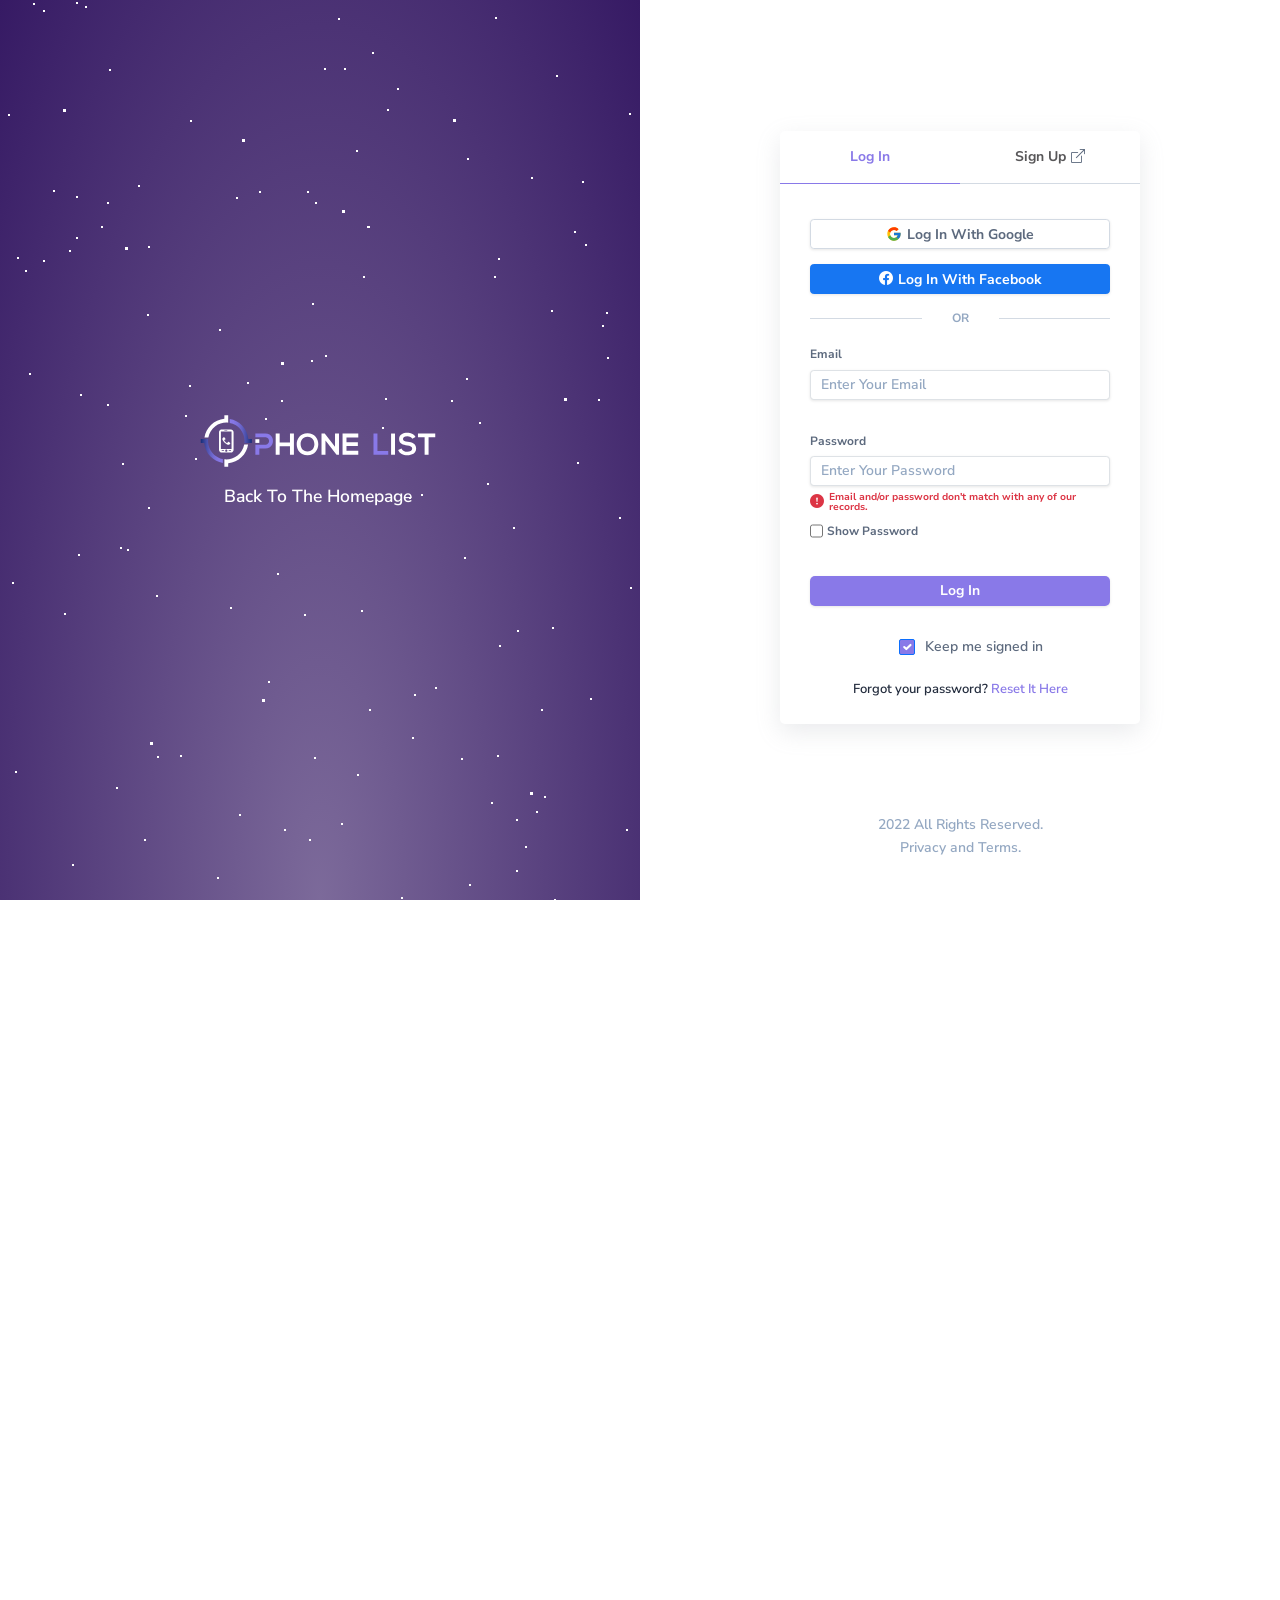
<file: login.html>
<!DOCTYPE html>
<html lang="en">
  <head>
    <meta charset="UTF-8" />
    <meta http-equiv="X-UA-Compatible" content="IE=edge" />
    <meta name="viewport" content="width=device-width, initial-scale=1.0" />

    <meta name="description" content="" />
    <meta
      name="keywords"
      content="phone number list, mobile number list, sales leads, mobile leads, data prospect, sales crm, contact database, contact details"
    />

    <title>Log In | Phone List</title>

    <!-- Bootstrap CSS -->
    <link
      href="https://cdn.jsdelivr.net/npm/bootstrap@5.0.2/dist/css/bootstrap.min.css"
      rel="stylesheet"
      integrity="sha384-EVSTQN3/azprG1Anm3QDgpJLIm9Nao0Yz1ztcQTwFspd3yD65VohhpuuCOmLASjC"
      crossorigin="anonymous"
    />

    <!-- Bootstrap Icons -->
    <link
      rel="stylesheet"
      href="https://cdn.jsdelivr.net/npm/bootstrap-icons@1.7.2/font/bootstrap-icons.css"
    />

    <!-- Google Fonts -->
    <link rel="preconnect" href="https://fonts.googleapis.com" />
    <link rel="preconnect" href="https://fonts.gstatic.com" crossorigin />
    <link
      href="https://fonts.googleapis.com/css2?family=Nunito+Sans:wght@200;300;400;600;700;800;900&display=swap"
      rel="stylesheet"
    />

    <!-- Custom CSS -->
    <link rel="stylesheet" href="assets/css/style.css" />

    <!-- Favicon -->
    <link rel="shortcut icon" href="assets/images/icons/favicon.ico" />
  </head>

  <body>
    <header></header>
    <main class="d-flex">
      <!-- START LOGIN LEFT SIDE -->
      <section class="section-login--left">
        <div class="login-text-box row">
          <a class="col-12 company-logo" href="/">
            <img
              class="img-fluid"
              src="assets/images/logo--company-name.svg"
              alt="phone list"
            />
          </a>
          <div class="col-12">
            <a type="button" class="btn btn-home pt-3" href="/">
              Back to the homepage
            </a>
          </div>
        </div>

        <!-- START BACKGROUND ANIMATION -->
        <div id="stars"></div>
        <div id="stars2"></div>
        <div id="stars3"></div>
        <!-- END BACKGROUND ANIMATION -->
      </section>
      <!-- END LOGIN LEFT SIDE -->

      <!-- START LOGIN RIGHT SIDE -->
      <section class="section-login--right d-flex flex-column">
        <a class="col-12 company-logo" href="/">
          <img
            class="img-fluid"
            src="assets/images/logo--company-name-dark.svg"
            alt="phone list"
          />
        </a>

        <!-- START LOGIN FORM -->
        <div class="login-form">
          <div class="card border-0 u-box-shadow-1 rounded-3">
            <div class="card-title d-flex">
              <a href="#" class="login p-4">Log in</a>
              <a href="signup.html" class="signup p-4"
                >Sign up <i class="bi bi-box-arrow-up-right ms-2"></i>
              </a>
            </div>
            <div class="card-body p-5 pb-3">
              <div class="card-title">
                <div>
                  <a
                    type="button"
                    class="btn btn-google-login u-box-shadow-2"
                    href="#"
                  >
                    <img
                      src="assets/images/icons/google.svg"
                      alt="google logo"
                      class="me-2 img-fluid"
                    />
                    Log in with google
                  </a>
                  <a
                    type="button"
                    class="btn btn-facebook-login u-box-shadow-2 mt-4"
                    href="#"
                  >
                    <i class="bi bi-facebook me-2"></i>
                    Log in with facebook
                  </a>
                </div>
                <div class="divider mt-4 mb-3">
                  <div class="divider--line me-5"></div>
                  <div>OR</div>
                  <div class="divider--line ms-5"></div>
                </div>
              </div>

              <form action="">
                <div class="mb-5">
                  <label for="email" class="form-label">Email</label>
                  <input
                    type="email"
                    class="form-control u-box-shadow-2"
                    id="email"
                    placeholder="Enter Your Email"
                    required
                  />
                </div>
                <div class="mb-5">
                  <label for="password" class="form-label">Password</label>
                  <input
                    type="password"
                    class="form-control u-box-shadow-2"
                    id="password"
                    placeholder="Enter Your Password"
                    required
                  />
                  <div id="error-text">
                    <i
                      class="bi bi-exclamation-circle-fill text-danger pe-2"
                    ></i>
                    <p class="text-danger">
                      Email and/or password don't match with any of our records.
                    </p>
                  </div>

                  <!-- An element to toggle between password visibility -->
                  <div class="input-group align-items-center my-1">
                    <input type="checkbox" onclick="showPassword()" />
                    <label for="checkbox" class="ps-2" style="line-height: 1">
                      Show Password
                    </label>
                  </div>
                </div>

                <button
                  type="submit"
                  class="btn btn-login rounded-3 u-box-shadow-2 mb-5"
                >
                  Log In
                </button>
                <div class="mb-4 form-check">
                  <input
                    type="checkbox"
                    class="form-check-input"
                    id="check"
                    checked
                  />
                  <label class="form-check-label ms-3" for="check"
                    >Keep me signed in</label
                  >
                </div>
                <div class="card-footer">
                  <p>
                    Forgot your password?
                    <span id="reset-password">Reset It Here</span>
                  </p>
                </div>
              </form>
            </div>
          </div>
        </div>
        <!-- END LOGIN FORM -->

        <!-- START RESET PASSWORD FORM -->
        <div class="reset-form hide">
          <div class="card border-0 u-box-shadow-1 rounded-3">
            <div class="card-body p-5 pb-3">
              <div class="card-title">
                <div>
                  <h1>Reset Your Password</h1>
                  <h2>
                    Please enter your email address below to which we can send
                    you instructions.
                  </h2>
                </div>
              </div>
              <form action="">
                <div class="mb-5">
                  <label for="email" class="form-label">Email</label>
                  <input
                    type="email"
                    class="form-control u-box-shadow-2"
                    id="email"
                    placeholder="Type Your Email"
                    required
                  />
                </div>
                <div class="mb-5">
                  <label for="retypeEmail" class="form-label"
                    >Confirm Email</label
                  >
                  <input
                    type="email"
                    class="form-control u-box-shadow-2"
                    id="retypeEmail"
                    placeholder="Re-type Your Email"
                    required
                  />
                </div>

                <button
                  type="submit"
                  class="btn btn-login rounded-3 u-box-shadow-2 mb-5"
                >
                  Send Instructions
                </button>

                <div class="card-footer">
                  <p>
                    Have an account?
                    <span id="login-here">Login Here</span>
                  </p>
                </div>
              </form>
            </div>
          </div>
        </div>
        <!-- END RESET PASSWORD FORM -->

        <!-- START FOOTER -->
        <footer>
          <div class="section-footer">
            <p>2022 All Rights Reserved.</p>
            <p>
              <a href="privacy_policy.html">Privacy</a>
              and <a href="terms-of-service.html">Terms</a>.
            </p>
          </div>
        </footer>
        <!-- END FOOTER -->
      </section>
      <!-- END LOGIN RIGHT SIDE -->
    </main>

    <!-- Custom JS -->
    <script src="assets/js/login.js"></script>
    <script src="assets/js/script.js"></script>

    <!-- Bootstrap JS -->
    <script
      src="https://cdn.jsdelivr.net/npm/bootstrap@5.0.2/dist/js/bootstrap.bundle.min.js"
      integrity="sha384-MrcW6ZMFYlzcLA8Nl+NtUVF0sA7MsXsP1UyJoMp4YLEuNSfAP+JcXn/tWtIaxVXM"
      crossorigin="anonymous"
    ></script>
  </body>
</html>
</file>
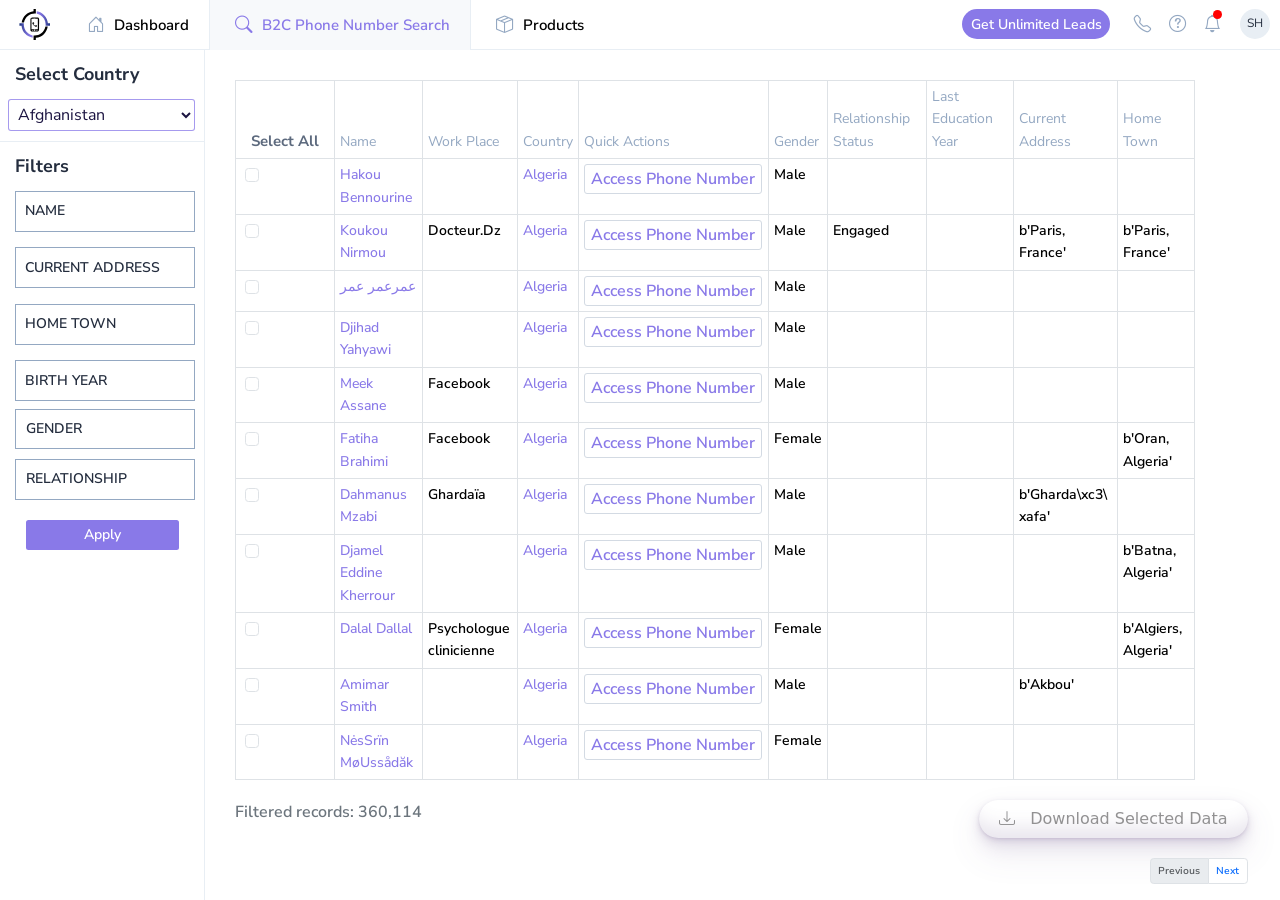
<file: people.html>
<!DOCTYPE html>
<html lang="en">
  <head>
    <meta charset="UTF-8" />
    <meta http-equiv="X-UA-Compatible" content="IE=edge" />
    <meta name="viewport" content="width=device-width, initial-scale=1.0" />

    <meta
      name="description"
      content="Displaying all data from Phone List's Database"
    />
    <meta
      name="keywords"
      content="phone number list, mobile number list, sales leads, mobile leads, data prospect, sales crm, contact database, contact details"
    />

    <title>People | Phone List</title>

    <!-- Bootstrap CSS -->
    <link
      href="https://cdn.jsdelivr.net/npm/bootstrap@5.0.2/dist/css/bootstrap.min.css"
      rel="stylesheet"
      integrity="sha384-EVSTQN3/azprG1Anm3QDgpJLIm9Nao0Yz1ztcQTwFspd3yD65VohhpuuCOmLASjC"
      crossorigin="anonymous"
    />

    <!-- Bootstrap Icons -->
    <link
      rel="stylesheet"
      href="https://cdn.jsdelivr.net/npm/bootstrap-icons@1.7.2/font/bootstrap-icons.css"
    />

    <!-- Google Fonts -->
    <link rel="preconnect" href="https://fonts.googleapis.com" />
    <link rel="preconnect" href="https://fonts.gstatic.com" crossorigin />
    <link
      href="https://fonts.googleapis.com/css2?family=Nunito+Sans:wght@200;300;400;600;700;800;900&display=swap"
      rel="stylesheet"
    />

    <!-- Animate CSS -->
    <link
      rel="stylesheet"
      href="https://cdnjs.cloudflare.com/ajax/libs/animate.css/4.1.1/animate.min.css"
    />

    <!-- Custom CSS -->
    <link rel="stylesheet" href="assets/css/style.css" />

    <!-- Favicon -->
    <link rel="shortcut icon" href="assets/images/icons/favicon.ico" />
  </head>

  <body>
    <header>
      <!-- START NAVBAR -->
      <nav
        class="navbar navbar--user navbar-expand-md navbar-light"
        id="user-nav"
      >
        <div class="container-fluid justify-content-end">
          <a class="navbar-brand" href="index.html">
            <img
              class="img-fluid"
              src="assets/images/logo.svg"
              alt="phone list"
            />
          </a>

          <button
            class="navbar-toggler me-auto"
            type="button"
            data-bs-toggle="collapse"
            data-bs-target="#navbarSupportedContent"
            aria-controls="navbarSupportedContent"
            aria-expanded="false"
            aria-label="Toggle navigation"
          >
            <i class="bi bi-list"></i>
          </button>
          <div
            class="collapse navbar-collapse justify-content-between"
            id="navbarSupportedContent"
          >
            <ul class="navbar-nav me-auto mb-2 mb-lg-0">
              <li class="nav-item pl-4">
                <a class="nav-link" aria-current="page" href="home.html">
                  <i class="bi bi-house-door"></i>
                  Dashboard
                </a>
              </li>
              <li class="nav-item" id="search">
                <a class="nav-link active" href="people.html">
                  <i class="bi bi-search"></i>
                  B2C Phone Number Search
                </a>
              </li>
              <li class="nav-item">
                <a class="nav-link" href="settings/upgrade.html">
                  <i class="bi bi-box-seam"></i>
                  Products
                </a>
              </li>
            </ul>
          </div>

          <!-- START SHOW ELEMENT ON CLICKING USER -->
          <div class="user-div hide u-box-shadow-1">
            <h4 class="px-4 pt-5">Shamonti Haque</h4>
            <div class="user--label mx-4">
              <span>Admin</span>
            </div>

            <div class="user--menu">
              <a class="user--menu-item" href="settings/account.html">
                <i class="bi bi-gear"></i>
                <span>Settings</span>
              </a>
              <a class="user--menu-item" href="settings/upgrade.html">
                <i class="bi bi-trophy"></i>
                <span>Upgrade Plan</span>
              </a>

              <a class="user--menu-item mb-3" href="login.html">
                <i class="bi bi-power"></i>
                <span>Logout</span>
              </a>
            </div>
          </div>
          <!-- END SHOW ELEMENT ON CLICKING USER -->
        </div>

        <!-- START RIGHT NAV ITEMS -->
        <div class="d-flex align-items-center nav-right__box">
          <a class="btn btn-purple mx-4" href="settings/upgrade.html"
            >Get unlimited leads
          </a>
          <button type="button" class="btn">
            <a href="#">
              <i class="bi bi-telephone phone-btn"></i>
            </a>
          </button>

          <!-- Link to Blog site -->
          <a class="btn" href="http://help.phonelist.io/">
            <i class="bi bi-question-circle"></i>

            <!-- Add the class hide to notification-btn--badge when there is no notifications -->
            <span class="notification-btn--badge"></span>
          </a>

          <button type="button" class="btn notification-btn">
            <i class="bi bi-bell"></i>
          </button>
          <button type="button" class="user user-btn circle-element mx-3">
            <p class="user-name">SH</p>
          </button>
        </div>
        <!-- END RIGHT NAV ITEMS -->
      </nav>
      <!-- END NAVBAR -->

      <!-- START SHOW WHEN CLICKED ON NOTIFICATION -->
      <div
        class="u-box-shadow-1 notification__sidebar hide animate__animated animate__fadeInRightBig"
      >
        <div class="notification--header">
          <div class="notification--header-title">
            <h5>NOTIFICATIONS</h5>
          </div>
          <div class="notification--header-icons">
            <div class="btn close-btn">
              <i class="bi bi-x-lg"></i>
            </div>
          </div>
        </div>
        <div class="notification--body">
          <a class="card" href="#">
            <div class="card-body">
              <div class="notification-icon">
                <i class="bi bi-shield-lock-fill"></i>
              </div>
              <div class="notification-box">
                <div class="notification-text">You changed your password.</div>
                <div class="notification-time">
                  <span> Today </span>
                </div>
              </div>
            </div>
          </a>
          <a class="card" href="#">
            <div class="card-body">
              <div class="notification-icon">
                <i class="bi bi-lightning-fill"></i>
              </div>
              <div class="notification-box">
                <div class="notification-text">You upgraded your plan.</div>
                <div class="notification-time">
                  <span> Yesterday </span>
                </div>
              </div>
            </div>
          </a>
          <a class="card" href="#">
            <div class="card-body">
              <div class="notification-icon">
                <i class="bi bi-receipt-cutoff"></i>
              </div>
              <div class="notification-box">
                <div class="notification-text">You accessed phone number.</div>
                <div class="notification-time">
                  <span> May 02 </span>
                </div>
              </div>
            </div>
          </a>
          <a class="card" href="#">
            <div class="card-body">
              <div class="notification-icon">
                <i class="bi bi-download"></i>
              </div>
              <div class="notification-box">
                <div class="notification-text">You downloaded CSV data.</div>
                <div class="notification-time">
                  <span> Apr 26 </span>
                </div>
              </div>
            </div>
          </a>
          <a class="card" href="#">
            <div class="card-body">
              <div class="notification-icon">
                <i class="bi bi-envelope"></i>
              </div>
              <div class="notification-box">
                <div class="notification-text">
                  You requested to change the email.
                </div>
                <div class="notification-time">
                  <span> Apr 20 </span>
                </div>
              </div>
            </div>
          </a>
          <a class="card" href="#">
            <div class="card-body">
              <div class="notification-icon">
                <i class="bi bi-person-bounding-box"></i>
              </div>
              <div class="notification-box">
                <div class="notification-text">You edited your profile.</div>
                <div class="notification-time">
                  <span> Mar 24 </span>
                </div>
              </div>
            </div>
          </a>
          <a class="card" href="#">
            <div class="card-body">
              <div class="notification-icon">
                <i class="bi bi-download"></i>
              </div>
              <div class="notification-box">
                <div class="notification-text">You downloaded csv data.</div>
                <div class="notification-time">
                  <span> Mar 20 </span>
                </div>
              </div>
            </div>
          </a>
          <a class="card" href="#">
            <div class="card-body">
              <div class="notification-icon">
                <i class="bi bi-credit-card"></i>
              </div>
              <div class="notification-box">
                <div class="notification-text">You added a credit card.</div>
                <div class="notification-time">
                  <span> Feb 22 </span>
                </div>
              </div>
            </div>
          </a>
          <a class="card" href="#">
            <div class="card-body">
              <div class="notification-icon"><i class="bi bi-stars"></i></div>
              <div class="notification-box">
                <div class="notification-text">Welcome to Phone List!</div>
                <div class="notification-time">
                  <span> Dec 2021 </span>
                </div>
              </div>
            </div>
          </a>
          <a class="card" href="./settings/notifications.html">
            <div class="card-footer">All notifications</div>
          </a>
        </div>
      </div>
      <!-- END SHOW WHEN CLICKED ON NOTIFICATION -->
    </header>

    <main id="peopleData">
      <section class="section-modal d-none">
        <div class="card bg-white">
          <div class="card-body p-5">
            <div class="card-icon d-flex justify-content-center fs-2 pb-0">
              <i class="bi bi-binoculars me-2"></i>
              <i class="bi bi-search"></i>
            </div>
            <div class="sub-heading py-2 ps-4">
              Please select the relevant country to search data for it.
            </div>

            <div class="country-dropdown d-flex justify-content-center">
              <select id="searchCountry" name="country" class="col-8">
                <option selected value="Afghanistan">Afghanistan</option>
                <option value="Åland Islands">Åland Islands</option>
                <option value="Albania">Albania</option>
                <option value="Algeria">Algeria</option>
                <option value="American Samoa">American Samoa</option>
                <option value="Andorra">Andorra</option>
                <option value="Angola">Angola</option>
                <option value="Anguilla">Anguilla</option>
                <option value="Antarctica">Antarctica</option>
                <option value="Antigua and Barbuda">Antigua and Barbuda</option>
                <option value="Argentina">Argentina</option>
                <option value="Armenia">Armenia</option>
                <option value="Aruba">Aruba</option>
                <option value="Australia">Australia</option>
                <option value="Austria">Austria</option>
                <option value="Azerbaijan">Azerbaijan</option>
                <option value="Bahamas">Bahamas</option>
                <option value="Bahrain">Bahrain</option>
                <option value="Bangladesh">Bangladesh</option>
                <option value="Barbados">Barbados</option>
                <option value="Belarus">Belarus</option>
                <option value="Belgium">Belgium</option>
                <option value="Belize">Belize</option>
                <option value="Benin">Benin</option>
                <option value="Bermuda">Bermuda</option>
                <option value="Bhutan">Bhutan</option>
                <option value="Bolivia">Bolivia</option>
                <option value="Bosnia and Herzegovina">
                  Bosnia and Herzegovina
                </option>
                <option value="Botswana">Botswana</option>
                <option value="Bouvet Island">Bouvet Island</option>
                <option value="Brazil">Brazil</option>
                <option value="British Indian Ocean Territory">
                  British Indian Ocean Territory
                </option>
                <option value="Brunei Darussalam">Brunei Darussalam</option>
                <option value="Bulgaria">Bulgaria</option>
                <option value="Burkina Faso">Burkina Faso</option>
                <option value="Burundi">Burundi</option>
                <option value="Cambodia">Cambodia</option>
                <option value="Cameroon">Cameroon</option>
                <option value="Canada">Canada</option>
                <option value="Cape Verde">Cape Verde</option>
                <option value="Cayman Islands">Cayman Islands</option>
                <option value="Central African Republic">
                  Central African Republic
                </option>
                <option value="Chad">Chad</option>
                <option value="Chile">Chile</option>
                <option value="China">China</option>
                <option value="Christmas Island">Christmas Island</option>
                <option value="Cocos (Keeling) Islands">
                  Cocos (Keeling) Islands
                </option>
                <option value="Colombia">Colombia</option>
                <option value="Comoros">Comoros</option>
                <option value="Congo">Congo</option>
                <option value="Congo, The Democratic Republic of The">
                  Congo, The Democratic Republic of The
                </option>
                <option value="Cook Islands">Cook Islands</option>
                <option value="Costa Rica">Costa Rica</option>
                <option value="Cote D'ivoire">Cote D'ivoire</option>
                <option value="Croatia">Croatia</option>
                <option value="Cuba">Cuba</option>
                <option value="Cyprus">Cyprus</option>
                <option value="Czech Republic">Czech Republic</option>
                <option value="Denmark">Denmark</option>
                <option value="Djibouti">Djibouti</option>
                <option value="Dominica">Dominica</option>
                <option value="Dominican Republic">Dominican Republic</option>
                <option value="Ecuador">Ecuador</option>
                <option value="Egypt">Egypt</option>
                <option value="El Salvador">El Salvador</option>
                <option value="Equatorial Guinea">Equatorial Guinea</option>
                <option value="Eritrea">Eritrea</option>
                <option value="Estonia">Estonia</option>
                <option value="Ethiopia">Ethiopia</option>
                <option value="Falkland Islands (Malvinas)">
                  Falkland Islands (Malvinas)
                </option>
                <option value="Faroe Islands">Faroe Islands</option>
                <option value="Fiji">Fiji</option>
                <option value="Finland">Finland</option>
                <option value="France">France</option>
                <option value="French Guiana">French Guiana</option>
                <option value="French Polynesia">French Polynesia</option>
                <option value="French Southern Territories">
                  French Southern Territories
                </option>
                <option value="Gabon">Gabon</option>
                <option value="Gambia">Gambia</option>
                <option value="Georgia">Georgia</option>
                <option value="Germany">Germany</option>
                <option value="Ghana">Ghana</option>
                <option value="Gibraltar">Gibraltar</option>
                <option value="Greece">Greece</option>
                <option value="Greenland">Greenland</option>
                <option value="Grenada">Grenada</option>
                <option value="Guadeloupe">Guadeloupe</option>
                <option value="Guam">Guam</option>
                <option value="Guatemala">Guatemala</option>
                <option value="Guernsey">Guernsey</option>
                <option value="Guinea">Guinea</option>
                <option value="Guinea-bissau">Guinea-bissau</option>
                <option value="Guyana">Guyana</option>
                <option value="Haiti">Haiti</option>
                <option value="Heard Island and Mcdonald Islands">
                  Heard Island and Mcdonald Islands
                </option>
                <option value="Holy See (Vatican City State)">
                  Holy See (Vatican City State)
                </option>
                <option value="Honduras">Honduras</option>
                <option value="Hong Kong">Hong Kong</option>
                <option value="Hungary">Hungary</option>
                <option value="Iceland">Iceland</option>
                <option value="India">India</option>
                <option value="Indonesia">Indonesia</option>
                <option value="Iran, Islamic Republic of">
                  Iran, Islamic Republic of
                </option>
                <option value="Iraq">Iraq</option>
                <option value="Ireland">Ireland</option>
                <option value="Isle of Man">Isle of Man</option>
                <option value="Israel">Israel</option>
                <option value="Italy">Italy</option>
                <option value="Jamaica">Jamaica</option>
                <option value="Japan">Japan</option>
                <option value="Jersey">Jersey</option>
                <option value="Jordan">Jordan</option>
                <option value="Kazakhstan">Kazakhstan</option>
                <option value="Kenya">Kenya</option>
                <option value="Kiribati">Kiribati</option>
                <option value="Korea, Democratic People's Republic of">
                  Korea, Democratic People's Republic of
                </option>
                <option value="Korea, Republic of">Korea, Republic of</option>
                <option value="Kuwait">Kuwait</option>
                <option value="Kyrgyzstan">Kyrgyzstan</option>
                <option value="Lao People's Democratic Republic">
                  Lao People's Democratic Republic
                </option>
                <option value="Latvia">Latvia</option>
                <option value="Lebanon">Lebanon</option>
                <option value="Lesotho">Lesotho</option>
                <option value="Liberia">Liberia</option>
                <option value="Libyan Arab Jamahiriya">
                  Libyan Arab Jamahiriya
                </option>
                <option value="Liechtenstein">Liechtenstein</option>
                <option value="Lithuania">Lithuania</option>
                <option value="Luxembourg">Luxembourg</option>
                <option value="Macao">Macao</option>
                <option value="Macedonia, The Former Yugoslav Republic of">
                  Macedonia, The Former Yugoslav Republic of
                </option>
                <option value="Madagascar">Madagascar</option>
                <option value="Malawi">Malawi</option>
                <option value="Malaysia">Malaysia</option>
                <option value="Maldives">Maldives</option>
                <option value="Mali">Mali</option>
                <option value="Malta">Malta</option>
                <option value="Marshall Islands">Marshall Islands</option>
                <option value="Martinique">Martinique</option>
                <option value="Mauritania">Mauritania</option>
                <option value="Mauritius">Mauritius</option>
                <option value="Mayotte">Mayotte</option>
                <option value="Mexico">Mexico</option>
                <option value="Micronesia, Federated States of">
                  Micronesia, Federated States of
                </option>
                <option value="Moldova, Republic of">
                  Moldova, Republic of
                </option>
                <option value="Monaco">Monaco</option>
                <option value="Mongolia">Mongolia</option>
                <option value="Montenegro">Montenegro</option>
                <option value="Montserrat">Montserrat</option>
                <option value="Morocco">Morocco</option>
                <option value="Mozambique">Mozambique</option>
                <option value="Myanmar">Myanmar</option>
                <option value="Namibia">Namibia</option>
                <option value="Nauru">Nauru</option>
                <option value="Nepal">Nepal</option>
                <option value="Netherlands">Netherlands</option>
                <option value="Netherlands Antilles">
                  Netherlands Antilles
                </option>
                <option value="New Caledonia">New Caledonia</option>
                <option value="New Zealand">New Zealand</option>
                <option value="Nicaragua">Nicaragua</option>
                <option value="Niger">Niger</option>
                <option value="Nigeria">Nigeria</option>
                <option value="Niue">Niue</option>
                <option value="Norfolk Island">Norfolk Island</option>
                <option value="Northern Mariana Islands">
                  Northern Mariana Islands
                </option>
                <option value="Norway">Norway</option>
                <option value="Oman">Oman</option>
                <option value="Pakistan">Pakistan</option>
                <option value="Palau">Palau</option>
                <option value="Palestinian Territory, Occupied">
                  Palestinian Territory, Occupied
                </option>
                <option value="Panama">Panama</option>
                <option value="Papua New Guinea">Papua New Guinea</option>
                <option value="Paraguay">Paraguay</option>
                <option value="Peru">Peru</option>
                <option value="Philippines">Philippines</option>
                <option value="Pitcairn">Pitcairn</option>
                <option value="Poland">Poland</option>
                <option value="Portugal">Portugal</option>
                <option value="Puerto Rico">Puerto Rico</option>
                <option value="Qatar">Qatar</option>
                <option value="Reunion">Reunion</option>
                <option value="Romania">Romania</option>
                <option value="Russian Federation">Russian Federation</option>
                <option value="Rwanda">Rwanda</option>
                <option value="Saint Helena">Saint Helena</option>
                <option value="Saint Kitts and Nevis">
                  Saint Kitts and Nevis
                </option>
                <option value="Saint Lucia">Saint Lucia</option>
                <option value="Saint Pierre and Miquelon">
                  Saint Pierre and Miquelon
                </option>
                <option value="Saint Vincent and The Grenadines">
                  Saint Vincent and The Grenadines
                </option>
                <option value="Samoa">Samoa</option>
                <option value="San Marino">San Marino</option>
                <option value="Sao Tome and Principe">
                  Sao Tome and Principe
                </option>
                <option value="Saudi Arabia">Saudi Arabia</option>
                <option value="Senegal">Senegal</option>
                <option value="Serbia">Serbia</option>
                <option value="Seychelles">Seychelles</option>
                <option value="Sierra Leone">Sierra Leone</option>
                <option value="Singapore">Singapore</option>
                <option value="Slovakia">Slovakia</option>
                <option value="Slovenia">Slovenia</option>
                <option value="Solomon Islands">Solomon Islands</option>
                <option value="Somalia">Somalia</option>
                <option value="South Africa">South Africa</option>
                <option value="South Georgia and The South Sandwich Islands">
                  South Georgia and The South Sandwich Islands
                </option>
                <option value="Spain">Spain</option>
                <option value="Sri Lanka">Sri Lanka</option>
                <option value="Sudan">Sudan</option>
                <option value="Suriname">Suriname</option>
                <option value="Svalbard and Jan Mayen">
                  Svalbard and Jan Mayen
                </option>
                <option value="Swaziland">Swaziland</option>
                <option value="Sweden">Sweden</option>
                <option value="Switzerland">Switzerland</option>
                <option value="Syrian Arab Republic">
                  Syrian Arab Republic
                </option>
                <option value="Taiwan">Taiwan</option>
                <option value="Tajikistan">Tajikistan</option>
                <option value="Tanzania, United Republic of">
                  Tanzania, United Republic of
                </option>
                <option value="Thailand">Thailand</option>
                <option value="Timor-leste">Timor-leste</option>
                <option value="Togo">Togo</option>
                <option value="Tokelau">Tokelau</option>
                <option value="Tonga">Tonga</option>
                <option value="Trinidad and Tobago">Trinidad and Tobago</option>
                <option value="Tunisia">Tunisia</option>
                <option value="Turkey">Turkey</option>
                <option value="Turkmenistan">Turkmenistan</option>
                <option value="Turks and Caicos Islands">
                  Turks and Caicos Islands
                </option>
                <option value="Tuvalu">Tuvalu</option>
                <option value="Uganda">Uganda</option>
                <option value="Ukraine">Ukraine</option>
                <option value="United Arab Emirates">
                  United Arab Emirates
                </option>
                <option value="United Kingdom">United Kingdom</option>
                <option value="United States">United States</option>
                <option value="United States Minor Outlying Islands">
                  United States Minor Outlying Islands
                </option>
                <option value="Uruguay">Uruguay</option>
                <option value="Uzbekistan">Uzbekistan</option>
                <option value="Vanuatu">Vanuatu</option>
                <option value="Venezuela">Venezuela</option>
                <option value="Viet Nam">Viet Nam</option>
                <option value="Virgin Islands, British">
                  Virgin Islands, British
                </option>
                <option value="Virgin Islands, U.S.">
                  Virgin Islands, U.S.
                </option>
                <option value="Wallis and Futuna">Wallis and Futuna</option>
                <option value="Western Sahara">Western Sahara</option>
                <option value="Yemen">Yemen</option>
                <option value="Zambia">Zambia</option>
                <option value="Zimbabwe">Zimbabwe</option>
              </select>
            </div>
          </div>
        </div>
      </section>

      <section class="section-user-dashboard">
        <!-- START SIDEBAR -->
        <section class="section-user-dashboard--sidebar">
          <div class="heading--sub pt-3 ps-4">Select Country</div>

          <div class="country-dropdown u-border-bottom">
            <select id="searchCountry" name="country" class="col-11">
              <option selected value="Afghanistan">Afghanistan</option>
              <option value="Åland Islands">Åland Islands</option>
              <option value="Albania">Albania</option>
              <option value="Algeria">Algeria</option>
              <option value="American Samoa">American Samoa</option>
              <option value="Andorra">Andorra</option>
              <option value="Angola">Angola</option>
              <option value="Anguilla">Anguilla</option>
              <option value="Antarctica">Antarctica</option>
              <option value="Antigua and Barbuda">Antigua and Barbuda</option>
              <option value="Argentina">Argentina</option>
              <option value="Armenia">Armenia</option>
              <option value="Aruba">Aruba</option>
              <option value="Australia">Australia</option>
              <option value="Austria">Austria</option>
              <option value="Azerbaijan">Azerbaijan</option>
              <option value="Bahamas">Bahamas</option>
              <option value="Bahrain">Bahrain</option>
              <option value="Bangladesh">Bangladesh</option>
              <option value="Barbados">Barbados</option>
              <option value="Belarus">Belarus</option>
              <option value="Belgium">Belgium</option>
              <option value="Belize">Belize</option>
              <option value="Benin">Benin</option>
              <option value="Bermuda">Bermuda</option>
              <option value="Bhutan">Bhutan</option>
              <option value="Bolivia">Bolivia</option>
              <option value="Bosnia and Herzegovina">
                Bosnia and Herzegovina
              </option>
              <option value="Botswana">Botswana</option>
              <option value="Bouvet Island">Bouvet Island</option>
              <option value="Brazil">Brazil</option>
              <option value="British Indian Ocean Territory">
                British Indian Ocean Territory
              </option>
              <option value="Brunei Darussalam">Brunei Darussalam</option>
              <option value="Bulgaria">Bulgaria</option>
              <option value="Burkina Faso">Burkina Faso</option>
              <option value="Burundi">Burundi</option>
              <option value="Cambodia">Cambodia</option>
              <option value="Cameroon">Cameroon</option>
              <option value="Canada">Canada</option>
              <option value="Cape Verde">Cape Verde</option>
              <option value="Cayman Islands">Cayman Islands</option>
              <option value="Central African Republic">
                Central African Republic
              </option>
              <option value="Chad">Chad</option>
              <option value="Chile">Chile</option>
              <option value="China">China</option>
              <option value="Christmas Island">Christmas Island</option>
              <option value="Cocos (Keeling) Islands">
                Cocos (Keeling) Islands
              </option>
              <option value="Colombia">Colombia</option>
              <option value="Comoros">Comoros</option>
              <option value="Congo">Congo</option>
              <option value="Congo, The Democratic Republic of The">
                Congo, The Democratic Republic of The
              </option>
              <option value="Cook Islands">Cook Islands</option>
              <option value="Costa Rica">Costa Rica</option>
              <option value="Cote D'ivoire">Cote D'ivoire</option>
              <option value="Croatia">Croatia</option>
              <option value="Cuba">Cuba</option>
              <option value="Cyprus">Cyprus</option>
              <option value="Czech Republic">Czech Republic</option>
              <option value="Denmark">Denmark</option>
              <option value="Djibouti">Djibouti</option>
              <option value="Dominica">Dominica</option>
              <option value="Dominican Republic">Dominican Republic</option>
              <option value="Ecuador">Ecuador</option>
              <option value="Egypt">Egypt</option>
              <option value="El Salvador">El Salvador</option>
              <option value="Equatorial Guinea">Equatorial Guinea</option>
              <option value="Eritrea">Eritrea</option>
              <option value="Estonia">Estonia</option>
              <option value="Ethiopia">Ethiopia</option>
              <option value="Falkland Islands (Malvinas)">
                Falkland Islands (Malvinas)
              </option>
              <option value="Faroe Islands">Faroe Islands</option>
              <option value="Fiji">Fiji</option>
              <option value="Finland">Finland</option>
              <option value="France">France</option>
              <option value="French Guiana">French Guiana</option>
              <option value="French Polynesia">French Polynesia</option>
              <option value="French Southern Territories">
                French Southern Territories
              </option>
              <option value="Gabon">Gabon</option>
              <option value="Gambia">Gambia</option>
              <option value="Georgia">Georgia</option>
              <option value="Germany">Germany</option>
              <option value="Ghana">Ghana</option>
              <option value="Gibraltar">Gibraltar</option>
              <option value="Greece">Greece</option>
              <option value="Greenland">Greenland</option>
              <option value="Grenada">Grenada</option>
              <option value="Guadeloupe">Guadeloupe</option>
              <option value="Guam">Guam</option>
              <option value="Guatemala">Guatemala</option>
              <option value="Guernsey">Guernsey</option>
              <option value="Guinea">Guinea</option>
              <option value="Guinea-bissau">Guinea-bissau</option>
              <option value="Guyana">Guyana</option>
              <option value="Haiti">Haiti</option>
              <option value="Heard Island and Mcdonald Islands">
                Heard Island and Mcdonald Islands
              </option>
              <option value="Holy See (Vatican City State)">
                Holy See (Vatican City State)
              </option>
              <option value="Honduras">Honduras</option>
              <option value="Hong Kong">Hong Kong</option>
              <option value="Hungary">Hungary</option>
              <option value="Iceland">Iceland</option>
              <option value="India">India</option>
              <option value="Indonesia">Indonesia</option>
              <option value="Iran, Islamic Republic of">
                Iran, Islamic Republic of
              </option>
              <option value="Iraq">Iraq</option>
              <option value="Ireland">Ireland</option>
              <option value="Isle of Man">Isle of Man</option>
              <option value="Israel">Israel</option>
              <option value="Italy">Italy</option>
              <option value="Jamaica">Jamaica</option>
              <option value="Japan">Japan</option>
              <option value="Jersey">Jersey</option>
              <option value="Jordan">Jordan</option>
              <option value="Kazakhstan">Kazakhstan</option>
              <option value="Kenya">Kenya</option>
              <option value="Kiribati">Kiribati</option>
              <option value="Korea, Democratic People's Republic of">
                Korea, Democratic People's Republic of
              </option>
              <option value="Korea, Republic of">Korea, Republic of</option>
              <option value="Kuwait">Kuwait</option>
              <option value="Kyrgyzstan">Kyrgyzstan</option>
              <option value="Lao People's Democratic Republic">
                Lao People's Democratic Republic
              </option>
              <option value="Latvia">Latvia</option>
              <option value="Lebanon">Lebanon</option>
              <option value="Lesotho">Lesotho</option>
              <option value="Liberia">Liberia</option>
              <option value="Libyan Arab Jamahiriya">
                Libyan Arab Jamahiriya
              </option>
              <option value="Liechtenstein">Liechtenstein</option>
              <option value="Lithuania">Lithuania</option>
              <option value="Luxembourg">Luxembourg</option>
              <option value="Macao">Macao</option>
              <option value="Macedonia, The Former Yugoslav Republic of">
                Macedonia, The Former Yugoslav Republic of
              </option>
              <option value="Madagascar">Madagascar</option>
              <option value="Malawi">Malawi</option>
              <option value="Malaysia">Malaysia</option>
              <option value="Maldives">Maldives</option>
              <option value="Mali">Mali</option>
              <option value="Malta">Malta</option>
              <option value="Marshall Islands">Marshall Islands</option>
              <option value="Martinique">Martinique</option>
              <option value="Mauritania">Mauritania</option>
              <option value="Mauritius">Mauritius</option>
              <option value="Mayotte">Mayotte</option>
              <option value="Mexico">Mexico</option>
              <option value="Micronesia, Federated States of">
                Micronesia, Federated States of
              </option>
              <option value="Moldova, Republic of">Moldova, Republic of</option>
              <option value="Monaco">Monaco</option>
              <option value="Mongolia">Mongolia</option>
              <option value="Montenegro">Montenegro</option>
              <option value="Montserrat">Montserrat</option>
              <option value="Morocco">Morocco</option>
              <option value="Mozambique">Mozambique</option>
              <option value="Myanmar">Myanmar</option>
              <option value="Namibia">Namibia</option>
              <option value="Nauru">Nauru</option>
              <option value="Nepal">Nepal</option>
              <option value="Netherlands">Netherlands</option>
              <option value="Netherlands Antilles">Netherlands Antilles</option>
              <option value="New Caledonia">New Caledonia</option>
              <option value="New Zealand">New Zealand</option>
              <option value="Nicaragua">Nicaragua</option>
              <option value="Niger">Niger</option>
              <option value="Nigeria">Nigeria</option>
              <option value="Niue">Niue</option>
              <option value="Norfolk Island">Norfolk Island</option>
              <option value="Northern Mariana Islands">
                Northern Mariana Islands
              </option>
              <option value="Norway">Norway</option>
              <option value="Oman">Oman</option>
              <option value="Pakistan">Pakistan</option>
              <option value="Palau">Palau</option>
              <option value="Palestinian Territory, Occupied">
                Palestinian Territory, Occupied
              </option>
              <option value="Panama">Panama</option>
              <option value="Papua New Guinea">Papua New Guinea</option>
              <option value="Paraguay">Paraguay</option>
              <option value="Peru">Peru</option>
              <option value="Philippines">Philippines</option>
              <option value="Pitcairn">Pitcairn</option>
              <option value="Poland">Poland</option>
              <option value="Portugal">Portugal</option>
              <option value="Puerto Rico">Puerto Rico</option>
              <option value="Qatar">Qatar</option>
              <option value="Reunion">Reunion</option>
              <option value="Romania">Romania</option>
              <option value="Russian Federation">Russian Federation</option>
              <option value="Rwanda">Rwanda</option>
              <option value="Saint Helena">Saint Helena</option>
              <option value="Saint Kitts and Nevis">
                Saint Kitts and Nevis
              </option>
              <option value="Saint Lucia">Saint Lucia</option>
              <option value="Saint Pierre and Miquelon">
                Saint Pierre and Miquelon
              </option>
              <option value="Saint Vincent and The Grenadines">
                Saint Vincent and The Grenadines
              </option>
              <option value="Samoa">Samoa</option>
              <option value="San Marino">San Marino</option>
              <option value="Sao Tome and Principe">
                Sao Tome and Principe
              </option>
              <option value="Saudi Arabia">Saudi Arabia</option>
              <option value="Senegal">Senegal</option>
              <option value="Serbia">Serbia</option>
              <option value="Seychelles">Seychelles</option>
              <option value="Sierra Leone">Sierra Leone</option>
              <option value="Singapore">Singapore</option>
              <option value="Slovakia">Slovakia</option>
              <option value="Slovenia">Slovenia</option>
              <option value="Solomon Islands">Solomon Islands</option>
              <option value="Somalia">Somalia</option>
              <option value="South Africa">South Africa</option>
              <option value="South Georgia and The South Sandwich Islands">
                South Georgia and The South Sandwich Islands
              </option>
              <option value="Spain">Spain</option>
              <option value="Sri Lanka">Sri Lanka</option>
              <option value="Sudan">Sudan</option>
              <option value="Suriname">Suriname</option>
              <option value="Svalbard and Jan Mayen">
                Svalbard and Jan Mayen
              </option>
              <option value="Swaziland">Swaziland</option>
              <option value="Sweden">Sweden</option>
              <option value="Switzerland">Switzerland</option>
              <option value="Syrian Arab Republic">Syrian Arab Republic</option>
              <option value="Taiwan">Taiwan</option>
              <option value="Tajikistan">Tajikistan</option>
              <option value="Tanzania, United Republic of">
                Tanzania, United Republic of
              </option>
              <option value="Thailand">Thailand</option>
              <option value="Timor-leste">Timor-leste</option>
              <option value="Togo">Togo</option>
              <option value="Tokelau">Tokelau</option>
              <option value="Tonga">Tonga</option>
              <option value="Trinidad and Tobago">Trinidad and Tobago</option>
              <option value="Tunisia">Tunisia</option>
              <option value="Turkey">Turkey</option>
              <option value="Turkmenistan">Turkmenistan</option>
              <option value="Turks and Caicos Islands">
                Turks and Caicos Islands
              </option>
              <option value="Tuvalu">Tuvalu</option>
              <option value="Uganda">Uganda</option>
              <option value="Ukraine">Ukraine</option>
              <option value="United Arab Emirates">United Arab Emirates</option>
              <option value="United Kingdom">United Kingdom</option>
              <option value="United States">United States</option>
              <option value="United States Minor Outlying Islands">
                United States Minor Outlying Islands
              </option>
              <option value="Uruguay">Uruguay</option>
              <option value="Uzbekistan">Uzbekistan</option>
              <option value="Vanuatu">Vanuatu</option>
              <option value="Venezuela">Venezuela</option>
              <option value="Viet Nam">Viet Nam</option>
              <option value="Virgin Islands, British">
                Virgin Islands, British
              </option>
              <option value="Virgin Islands, U.S.">Virgin Islands, U.S.</option>
              <option value="Wallis and Futuna">Wallis and Futuna</option>
              <option value="Western Sahara">Western Sahara</option>
              <option value="Yemen">Yemen</option>
              <option value="Zambia">Zambia</option>
              <option value="Zimbabwe">Zimbabwe</option>
            </select>
          </div>

          <div class="heading--sub pt-3 pb-1 ps-4">Filters</div>

          <form action="" id="search">
            <div class="inputBox">
              <input type="text" required />
              <span>Name</span>
            </div>
            <div class="inputBox">
              <input type="text" required />
              <span>Current Address</span>
            </div>
            <div class="inputBox">
              <input type="text" required />
              <span>Home Town</span>
            </div>
            <div class="inputBox">
              <input type="text" required />
              <span>Birth Year</span>
            </div>

            <div class="center">
              <select
                name="sources"
                id="sources"
                class="custom-select sources"
                placeholder="Gender"
              >
                <option value="male">Male</option>
                <option value="female">Female</option>
              </select>
            </div>

            <div class="center mt-3">
              <select
                name="relationship"
                id="relationship"
                class="custom-select relationship"
                placeholder="Relationship "
              >
                <option value="single">Single</option>
                <option value="married">Married</option>
              </select>
            </div>

            <!-- INPUT FIRST NAME -->
            <!-- <div class="input-name u-border-bottom pt-3 pb-2 px-4">
              <div class="input-title pb-2">
                <i class="bi bi-person-badge pe-2"></i>
                First Name
              </div>
              <input
                type="text"
                name="name"
                id="searchPeople"
                class="w-100"
                placeholder="Enter first name..."
                onkeyup="searchPeople()"
              />
            </div> -->

            <!-- INPUT LAST NAME -->
            <!-- <div class="input-name u-border-bottom pt-3 pb-2 px-4">
              <div class="input-title pb-2">
                <i class="bi bi-person-badge pe-2"></i>
                Last Name
              </div>
              <input
                type="text"
                name="name"
                id="searchPeople"
                class="w-100"
                placeholder="Enter last name..."
                onkeyup="searchPeople()"
              />
            </div> -->

            <!-- INPUT CURRENT ADDRESS -->
            <!-- <div class="input-currentAdd u-border-bottom pt-3 pb-2 px-4">
              <div class="input-title pb-2">
                <i class="bi bi-pin-map-fill"></i>
                Current Address
              </div>
              <input
                type="text"
                name="currentAdd"
                id="currentAdd"
                class="w-100"
                placeholder="Enter current address..."
              />
            </div> -->

            <!-- INPUT HOMETOWN -->
            <!-- <div class="input-hometown u-border-bottom pt-3 pb-2 px-4">
              <div class="input-title pb-2">
                <i class="bi bi-house-door-fill"></i>
                Hometown
              </div>
              <input
                type="text"
                name="hometown"
                id="hometown"
                class="w-100"
                placeholder="Enter hometown..."
              />
            </div> -->

            <!-- SELECT AGE -->
            <!-- <div class="input-age u-border-bottom pt-3 pb-2 px-4">
              <div class="input-title pb-2">
                <i class="bi bi-person-lines-fill pe-2"></i>
                Age
              </div>
              <div class="dropdown" id="searchAge">
                <input
                  class="searchBar text-dark fw-normal col-12"
                  id="ageInput"
                  type="text"
                  placeholder="Search by age..."
                  data-toggle="dropdown"
                  data-bs-toggle="dropdown"
                />

                <ul
                  class="dropdown-menu bg-white text-dark fw-bold p-3"
                  aria-labelledby="ageDropdown"
                >
                  <li class="dropdown-item">
                    <button class="ageBtn01" type="submit" value="20">
                      20
                    </button>
                  </li>
                  <li class="dropdown-item">
                    <button class="ageBtn02" type="submit" value="30">
                      30
                    </button>
                  </li>
                  <li class="dropdown-item">
                    <button class="ageBtn03" type="submit" value="40">
                      40
                    </button>
                  </li>
                  <li class="dropdown-item">
                    <button class="ageBtn04" type="submit" value="50">
                      50
                    </button>
                  </li>
                  <li class="dropdown-item">
                    <button class="ageBtn05" type="submit" value="60+">
                      60+
                    </button>
                  </li>
                </ul>
              </div>
            </div> -->

            <!-- INPUT GENDER -->
            <!-- <div class="input-gender u-border-bottom pt-3 pb-2 px-4">
              <div class="input-title pb-2">
                <i class="bi bi-gender-ambiguous pe-2"></i>
                Gender
              </div>
              <div class="dropdown" id="searchGender">
                <input
                  class="searchBar text-dark fw-normal col-12"
                  id="genderInput"
                  type="text"
                  placeholder="Search by gender..."
                  data-toggle="dropdown"
                  data-bs-toggle="dropdown"
                />

                <ul
                  class="dropdown-menu bg-white text-dark fw-bold p-3"
                  aria-labelledby="genderDropdown"
                >
                  <li class="dropdown-item">
                    <button class="maleBtn" type="submit" value="male">
                      Male
                    </button>
                  </li>
                  <li class="dropdown-item">
                    <button class="femaleBtn" type="submit" value="female">
                      Female
                    </button>
                  </li>
                </ul>
              </div>
            </div> -->

            <!-- INPUT RELATIONSHIP STATUS -->
            <!-- <div class="input-relationship-status pt-3 pb-2 px-4">
              <div class="input-title pb-2">
                <i class="bi bi-heart-fill pe-2"></i>
                Relationship Status
              </div>
              <div class="dropdown" id="searchRelationship">
                <input
                  class="searchBar text-dark fw-normal col-12"
                  id="relationshipInput"
                  type="text"
                  placeholder="Search by relationship..."
                  data-toggle="dropdown"
                  data-bs-toggle="dropdown"
                />

                <ul
                  class="dropdown-menu bg-white text-dark fw-bold p-3"
                  aria-labelledby="genderDropdown"
                >
                  <li class="dropdown-item">
                    <button class="singleBtn" type="submit" value="single">
                      Single
                    </button>
                  </li>
                  <li class="dropdown-item">
                    <button
                      class="relationBtn"
                      type="submit"
                      value="relationship"
                    >
                      In a relationship
                    </button>
                  </li>
                  <li class="dropdown-item">
                    <button class="engagedBtn" type="submit" value="engaged">
                      Engaged
                    </button>
                  </li>
                  <li class="dropdown-item">
                    <button class="marriedBtn" type="submit" value="married">
                      Married
                    </button>
                  </li>
                  <li class="dropdown-item">
                    <button
                      class="openBtn"
                      type="submit"
                      value="in an open relationship"
                    >
                      In an open relationship
                    </button>
                  </li>
                  <li class="dropdown-item">
                    <button
                      class="complicatedBtn"
                      type="submit"
                      value="it's complicated"
                    >
                      It's complicated
                    </button>
                  </li>
                </ul>
              </div>
            </div> -->

            <div class="d-flex justify-content-center mt-3">
              <button type="submit" class="btn btn-purple rounded-1 w-75 mt-3">
                Apply
              </button>
            </div>
          </form>
        </section>
        <!-- END SIDEBAR -->

        <!-- START MAIN DASHBOARD -->
        <section class="section-user-dashboard--main">
          <div class="container">
            <div class="row">
              <div class="col-md-4 ms-auto d-flex justify-content-end mt-4">
                <button
                  type="submit"
                  class="btn btn-download border-3 hide"
                  disabled="disabled"
                >
                  <i class="bi bi-download"></i>
                  &nbsp; Download Selected Data
                </button>
              </div>
            </div>
          </div>

          <!-- START TABLE -->
          <div
            class="section-table table-scrollable mx-5 mt-4 mb-2"
            style="width: 75vw; overflow: auto; max-height: 85vh"
          >
            <div class="container">
              <div class="row">
                <table
                  class="table table-hover table-bordered table-responsive"
                  id="peopleTable"
                >
                  <thead>
                    <tr>
                      <th class="px-4">
                        <a href="#" class="selectAll"> Select All </a>
                      </th>
                      <th>Name</th>
                      <th>Work Place</th>
                      <th>Country</th>
                      <th style="min-width: 19rem">Quick Actions</th>
                      <th>Gender</th>
                      <th>Relationship Status</th>
                      <th>Last Education Year</th>
                      <th>Current Address</th>
                      <th>Home Town</th>
                    </tr>
                  </thead>

                  <tbody>
                    <tr class="table-row">
                      <td>
                        <input
                          class="form-check-input"
                          type="checkbox"
                          value=""
                        />
                      </td>
                      <td>
                        <a href="user01.html" class="person-name">
                          Hakou Bennourine
                        </a>
                      </td>
                      <td></td>
                      <td>
                        <a href="country01.html" class="country-name">
                          Algeria
                        </a>
                      </td>
                      <td id="message">
                        <button
                          type="button"
                          class="btn btn-access btn-access--phone"
                          id="accessBtn"
                        >
                          Access Phone Number
                        </button>

                        <div class="message-box hide-text">
                          Verified number costs one credit.
                        </div>

                        <div class="button-group hide" id="buttonGroup">
                          <a
                            class="btn btn-access btn-access--phone"
                            href="settings/upgrade.html"
                          >
                            <i class="bi bi-phone"></i>
                            <i class="bi bi-caret-down-fill"></i>
                            //
                          </a>

                          <div
                            class="message-box message-box--phone hide-text"
                          ></div>

                          <a
                            class="btn btn-access btn-access--email"
                            href="settings/upgrade.html"
                          >
                            <i class="bi bi-envelope"></i>
                            <i class="bi bi-caret-down-fill"></i>
                          </a>

                          <div class="message-box message-box--email hide-text">
                            <!-- Email not available -->
                          </div>
                        </div>
                      </td>
                      <td>Male</td>
                      <td></td>
                      <td></td>
                      <td></td>
                      <td></td>
                    </tr>
                    <tr class="table-row">
                      <td>
                        <input
                          class="form-check-input"
                          type="checkbox"
                          value=""
                        />
                      </td>
                      <td>
                        <a href="user01.html" class="person-name">
                          Koukou Nirmou
                        </a>
                      </td>
                      <td>Docteur.Dz</td>
                      <td>
                        <a href="country01.html" class="country-name">
                          Algeria
                        </a>
                      </td>
                      <td id="message">
                        <button
                          type="button"
                          class="btn btn-access btn-access--phone"
                          id="accessBtn"
                        >
                          Access Phone Number
                        </button>

                        <div class="message-box hide-text">
                          Verified number costs one credit.
                        </div>

                        <div class="button-group hide" id="buttonGroup">
                          <a
                            class="btn btn-access btn-access--phone"
                            href="settings/upgrade.html"
                          >
                            <i class="bi bi-phone"></i>
                            <i class="bi bi-caret-down-fill"></i>
                          </a>

                          <div
                            class="message-box message-box--phone hide-text"
                          ></div>

                          <a
                            class="btn btn-access btn-access--email"
                            href="settings/upgrade.html"
                          >
                            <i class="bi bi-envelope"></i>
                            <i class="bi bi-caret-down-fill"></i>
                          </a>

                          <div class="message-box message-box--email hide-text">
                            <!-- Email not available -->
                          </div>
                        </div>
                      </td>
                      <td>Male</td>
                      <td>Engaged</td>
                      <td></td>
                      <td>b'Paris, France'</td>
                      <td>b'Paris, France'</td>
                    </tr>
                    <tr class="table-row">
                      <td>
                        <input
                          class="form-check-input"
                          type="checkbox"
                          value=""
                        />
                      </td>
                      <td>
                        <a href="user01.html" class="person-name">
                          عمرعمر عمر
                        </a>
                      </td>
                      <td></td>
                      <td>
                        <a href="country01.html" class="country-name">
                          Algeria
                        </a>
                      </td>
                      <td id="message">
                        <button
                          type="button"
                          class="btn btn-access btn-access--phone"
                          id="accessBtn"
                        >
                          Access Phone Number
                        </button>

                        <div class="message-box hide-text">
                          Verified number costs one credit.
                        </div>

                        <div class="button-group hide" id="buttonGroup">
                          <a
                            class="btn btn-access btn-access--phone"
                            href="settings/upgrade.html"
                          >
                            <i class="bi bi-phone"></i>
                            <i class="bi bi-caret-down-fill"></i>
                          </a>

                          <div
                            class="message-box message-box--phone hide-text"
                          ></div>

                          <a
                            class="btn btn-access btn-access--email"
                            href="settings/upgrade.html"
                          >
                            <i class="bi bi-envelope"></i>
                            <i class="bi bi-caret-down-fill"></i>
                          </a>

                          <div class="message-box message-box--email hide-text">
                            <!-- Email not available -->
                          </div>
                        </div>
                      </td>
                      <td>Male</td>
                      <td></td>
                      <td></td>
                      <td></td>
                      <td></td>
                    </tr>
                    <tr class="table-row">
                      <td>
                        <input
                          class="form-check-input"
                          type="checkbox"
                          value=""
                        />
                      </td>
                      <td>
                        <a href="user01.html" class="person-name">
                          Djihad Yahyawi
                        </a>
                      </td>
                      <td></td>
                      <td>
                        <a href="country01.html" class="country-name">
                          Algeria
                        </a>
                      </td>
                      <td id="message">
                        <button
                          type="button"
                          class="btn btn-access btn-access--phone"
                          id="accessBtn"
                        >
                          Access Phone Number
                        </button>

                        <div class="message-box hide-text">
                          Verified number costs one credit.
                        </div>

                        <div class="button-group hide" id="buttonGroup">
                          <a
                            class="btn btn-access btn-access--phone"
                            href="settings/upgrade.html"
                          >
                            <i class="bi bi-phone"></i>
                            <i class="bi bi-caret-down-fill"></i>
                          </a>

                          <div
                            class="message-box message-box--phone hide-text"
                          ></div>

                          <a
                            class="btn btn-access btn-access--email"
                            href="settings/upgrade.html"
                          >
                            <i class="bi bi-envelope"></i>
                            <i class="bi bi-caret-down-fill"></i>
                          </a>

                          <div class="message-box message-box--email hide-text">
                            <!-- Email not available -->
                          </div>
                        </div>
                      </td>
                      <td>Male</td>
                      <td></td>
                      <td></td>
                      <td></td>
                      <td></td>
                    </tr>
                    <tr class="table-row">
                      <td>
                        <input
                          class="form-check-input"
                          type="checkbox"
                          value=""
                        />
                      </td>
                      <td>
                        <a href="user01.html" class="person-name">
                          Meek Assane
                        </a>
                      </td>
                      <td>Facebook</td>
                      <td>
                        <a href="country01.html" class="country-name">
                          Algeria
                        </a>
                      </td>
                      <td id="message">
                        <button
                          type="button"
                          class="btn btn-access btn-access--phone"
                          id="accessBtn"
                        >
                          Access Phone Number
                        </button>

                        <div class="message-box hide-text">
                          Verified number costs one credit.
                        </div>

                        <div class="button-group hide" id="buttonGroup">
                          <a
                            class="btn btn-access btn-access--phone"
                            href="settings/upgrade.html"
                          >
                            <i class="bi bi-phone"></i>
                            <i class="bi bi-caret-down-fill"></i>
                          </a>

                          <div
                            class="message-box message-box--phone hide-text"
                          ></div>

                          <a
                            class="btn btn-access btn-access--email"
                            href="settings/upgrade.html"
                          >
                            <i class="bi bi-envelope"></i>
                            <i class="bi bi-caret-down-fill"></i>
                          </a>

                          <div class="message-box message-box--email hide-text">
                            <!-- Email not available -->
                          </div>
                        </div>
                      </td>
                      <td>Male</td>
                      <td></td>
                      <td></td>
                      <td></td>
                      <td></td>
                    </tr>
                    <tr class="table-row">
                      <td>
                        <input
                          class="form-check-input"
                          type="checkbox"
                          value=""
                        />
                      </td>
                      <td>
                        <a href="user01.html" class="person-name">
                          Fatiha Brahimi
                        </a>
                      </td>
                      <td>Facebook</td>
                      <td>
                        <a href="country01.html" class="country-name">
                          Algeria
                        </a>
                      </td>
                      <td id="message">
                        <button
                          type="button"
                          class="btn btn-access btn-access--phone"
                          id="accessBtn"
                        >
                          Access Phone Number
                        </button>

                        <div class="message-box hide-text">
                          Verified number costs one credit.
                        </div>

                        <div class="button-group hide" id="buttonGroup">
                          <a
                            class="btn btn-access btn-access--phone"
                            href="settings/upgrade.html"
                          >
                            <i class="bi bi-phone"></i>
                            <i class="bi bi-caret-down-fill"></i>
                          </a>

                          <div
                            class="message-box message-box--phone hide-text"
                          ></div>

                          <a
                            class="btn btn-access btn-access--email"
                            href="settings/upgrade.html"
                          >
                            <i class="bi bi-envelope"></i>
                            <i class="bi bi-caret-down-fill"></i>
                          </a>

                          <div class="message-box message-box--email hide-text">
                            <!-- Email not available -->
                          </div>
                        </div>
                      </td>
                      <td>Female</td>
                      <td></td>
                      <td></td>
                      <td></td>
                      <td>b'Oran, Algeria'</td>
                    </tr>
                    <tr class="table-row">
                      <td>
                        <input
                          class="form-check-input"
                          type="checkbox"
                          value=""
                        />
                      </td>
                      <td>
                        <a href="user01.html" class="person-name">
                          Dahmanus Mzabi
                        </a>
                      </td>
                      <td>Ghardaïa</td>
                      <td>
                        <a href="country01.html" class="country-name">
                          Algeria
                        </a>
                      </td>
                      <td id="message">
                        <button
                          type="button"
                          class="btn btn-access btn-access--phone"
                          id="accessBtn"
                        >
                          Access Phone Number
                        </button>

                        <div class="message-box hide-text">
                          Verified number costs one credit.
                        </div>

                        <div class="button-group hide" id="buttonGroup">
                          <a
                            class="btn btn-access btn-access--phone"
                            href="settings/upgrade.html"
                          >
                            <i class="bi bi-phone"></i>
                            <i class="bi bi-caret-down-fill"></i>
                          </a>

                          <div
                            class="message-box message-box--phone hide-text"
                          ></div>

                          <a
                            class="btn btn-access btn-access--email"
                            href="settings/upgrade.html"
                          >
                            <i class="bi bi-envelope"></i>
                            <i class="bi bi-caret-down-fill"></i>
                          </a>

                          <div class="message-box message-box--email hide-text">
                            <!-- Email not available -->
                          </div>
                        </div>
                      </td>
                      <td>Male</td>
                      <td></td>
                      <td></td>
                      <td>b'Gharda\xc3\xafa'</td>
                      <td></td>
                    </tr>
                    <tr class="table-row">
                      <td>
                        <input
                          class="form-check-input"
                          type="checkbox"
                          value=""
                        />
                      </td>
                      <td>
                        <a href="user01.html" class="person-name">
                          Djamel Eddine Kherrour
                        </a>
                      </td>
                      <td></td>
                      <td>
                        <a href="country01.html" class="country-name">
                          Algeria
                        </a>
                      </td>
                      <td id="message">
                        <button
                          type="button"
                          class="btn btn-access btn-access--phone"
                          id="accessBtn"
                        >
                          Access Phone Number
                        </button>

                        <div class="message-box hide-text">
                          Verified number costs one credit.
                        </div>

                        <div class="button-group hide" id="buttonGroup">
                          <a
                            class="btn btn-access btn-access--phone"
                            href="settings/upgrade.html"
                          >
                            <i class="bi bi-phone"></i>
                            <i class="bi bi-caret-down-fill"></i>
                          </a>

                          <div
                            class="message-box message-box--phone hide-text"
                          ></div>

                          <a
                            class="btn btn-access btn-access--email"
                            href="settings/upgrade.html"
                          >
                            <i class="bi bi-envelope"></i>
                            <i class="bi bi-caret-down-fill"></i>
                          </a>

                          <div class="message-box message-box--email hide-text">
                            <!-- Email not available -->
                          </div>
                        </div>
                      </td>
                      <td>Male</td>
                      <td></td>
                      <td></td>
                      <td></td>
                      <td>b'Batna, Algeria'</td>
                    </tr>
                    <tr class="table-row">
                      <td>
                        <input
                          class="form-check-input"
                          type="checkbox"
                          value=""
                        />
                      </td>
                      <td>
                        <a href="user01.html" class="person-name">
                          Dalal Dallal
                        </a>
                      </td>
                      <td>Psychologue clinicienne</td>
                      <td>
                        <a href="country01.html" class="country-name">
                          Algeria
                        </a>
                      </td>
                      <td id="message">
                        <button
                          type="button"
                          class="btn btn-access btn-access--phone"
                          id="accessBtn"
                        >
                          Access Phone Number
                        </button>

                        <div class="message-box hide-text">
                          Verified number costs one credit.
                        </div>

                        <div class="button-group hide" id="buttonGroup">
                          <a
                            class="btn btn-access btn-access--phone"
                            href="settings/upgrade.html"
                          >
                            <i class="bi bi-phone"></i>
                            <i class="bi bi-caret-down-fill"></i>
                          </a>

                          <div
                            class="message-box message-box--phone hide-text"
                          ></div>

                          <a
                            class="btn btn-access btn-access--email"
                            href="settings/upgrade.html"
                          >
                            <i class="bi bi-envelope"></i>
                            <i class="bi bi-caret-down-fill"></i>
                          </a>

                          <div class="message-box message-box--email hide-text">
                            <!-- Email not available -->
                          </div>
                        </div>
                      </td>
                      <td>Female</td>
                      <td></td>
                      <td></td>
                      <td></td>
                      <td>b'Algiers, Algeria'</td>
                    </tr>
                    <tr class="table-row">
                      <td>
                        <input
                          class="form-check-input"
                          type="checkbox"
                          value=""
                        />
                      </td>
                      <td>
                        <a href="user01.html" class="person-name">
                          Amimar Smith
                        </a>
                      </td>
                      <td></td>
                      <td>
                        <a href="country01.html" class="country-name">
                          Algeria
                        </a>
                      </td>
                      <td id="message">
                        <button
                          type="button"
                          class="btn btn-access btn-access--phone"
                          id="accessBtn"
                        >
                          Access Phone Number
                        </button>

                        <div class="message-box hide-text">
                          Verified number costs one credit.
                        </div>

                        <div class="button-group hide" id="buttonGroup">
                          <a
                            class="btn btn-access btn-access--phone"
                            href="settings/upgrade.html"
                          >
                            <i class="bi bi-phone"></i>
                            <i class="bi bi-caret-down-fill"></i>
                          </a>

                          <div
                            class="message-box message-box--phone hide-text"
                          ></div>

                          <a
                            class="btn btn-access btn-access--email"
                            href="settings/upgrade.html"
                          >
                            <i class="bi bi-envelope"></i>
                            <i class="bi bi-caret-down-fill"></i>
                          </a>

                          <div class="message-box message-box--email hide-text">
                            <!-- Email not available -->
                          </div>
                        </div>
                      </td>
                      <td>Male</td>
                      <td></td>
                      <td></td>
                      <td>b'Akbou'</td>
                      <td></td>
                    </tr>
                    <tr class="table-row">
                      <td>
                        <input
                          class="form-check-input"
                          type="checkbox"
                          value=""
                        />
                      </td>
                      <td>
                        <a href="user01.html" class="person-name">
                          NėsSrïn MøUssådăk
                        </a>
                      </td>
                      <td></td>
                      <td>
                        <a href="country01.html" class="country-name">
                          Algeria
                        </a>
                      </td>
                      <td id="message">
                        <button
                          type="button"
                          class="btn btn-access btn-access--phone"
                          id="accessBtn"
                        >
                          Access Phone Number
                        </button>

                        <div class="message-box hide-text">
                          Verified number costs one credit.
                        </div>

                        <div class="button-group hide" id="buttonGroup">
                          <a
                            class="btn btn-access btn-access--phone"
                            href="settings/upgrade.html"
                          >
                            <i class="bi bi-phone"></i>
                            <i class="bi bi-caret-down-fill"></i>
                          </a>

                          <div
                            class="message-box message-box--phone hide-text"
                          ></div>

                          <a
                            class="btn btn-access btn-access--email"
                            href="settings/upgrade.html"
                          >
                            <i class="bi bi-envelope"></i>
                            <i class="bi bi-caret-down-fill"></i>
                          </a>

                          <div class="message-box message-box--email hide-text">
                            <!-- Email not available -->
                          </div>
                        </div>
                      </td>
                      <td>Female</td>
                      <td></td>
                      <td></td>
                      <td></td>
                      <td></td>
                    </tr>
                    <tr class="table-row">
                      <td>
                        <input
                          class="form-check-input"
                          type="checkbox"
                          value=""
                        />
                      </td>
                      <td>
                        <a href="user01.html" class="person-name">
                          Maria Vetements
                        </a>
                      </td>
                      <td>Facebook</td>
                      <td>
                        <a href="country01.html" class="country-name">
                          Algeria
                        </a>
                      </td>
                      <td id="message">
                        <button
                          type="button"
                          class="btn btn-access btn-access--phone"
                          id="accessBtn"
                        >
                          Access Phone Number
                        </button>

                        <div class="message-box hide-text">
                          Verified number costs one credit.
                        </div>

                        <div class="button-group hide" id="buttonGroup">
                          <a
                            class="btn btn-access btn-access--phone"
                            href="settings/upgrade.html"
                          >
                            <i class="bi bi-phone"></i>
                            <i class="bi bi-caret-down-fill"></i>
                          </a>

                          <div
                            class="message-box message-box--phone hide-text"
                          ></div>

                          <a
                            class="btn btn-access btn-access--email"
                            href="settings/upgrade.html"
                          >
                            <i class="bi bi-envelope"></i>
                            <i class="bi bi-caret-down-fill"></i>
                          </a>

                          <div class="message-box message-box--email hide-text">
                            <!-- Email not available -->
                          </div>
                        </div>
                      </td>
                      <td>Female</td>
                      <td></td>
                      <td></td>
                      <td>b'Algiers, Algeria'</td>
                      <td>b'Algiers, Algeria'</td>
                    </tr>
                    <tr class="table-row">
                      <td>
                        <input
                          class="form-check-input"
                          type="checkbox"
                          value=""
                        />
                      </td>
                      <td>
                        <a href="user01.html" class="person-name">
                          Li Za Li Za
                        </a>
                      </td>
                      <td></td>
                      <td>
                        <a href="country01.html" class="country-name">
                          Algeria
                        </a>
                      </td>
                      <td id="message">
                        <button
                          type="button"
                          class="btn btn-access btn-access--phone"
                          id="accessBtn"
                        >
                          Access Phone Number
                        </button>

                        <div class="message-box hide-text">
                          Verified number costs one credit.
                        </div>

                        <div class="button-group hide" id="buttonGroup">
                          <a
                            class="btn btn-access btn-access--phone"
                            href="settings/upgrade.html"
                          >
                            <i class="bi bi-phone"></i>
                            <i class="bi bi-caret-down-fill"></i>
                          </a>

                          <div
                            class="message-box message-box--phone hide-text"
                          ></div>

                          <a
                            class="btn btn-access btn-access--email"
                            href="settings/upgrade.html"
                          >
                            <i class="bi bi-envelope"></i>
                            <i class="bi bi-caret-down-fill"></i>
                          </a>

                          <div class="message-box message-box--email hide-text">
                            <!-- Email not available -->
                          </div>
                        </div>
                      </td>
                      <td>Female</td>
                      <td></td>
                      <td></td>
                      <td></td>
                      <td></td>
                    </tr>
                    <tr class="table-row">
                      <td>
                        <input
                          class="form-check-input"
                          type="checkbox"
                          value=""
                        />
                      </td>
                      <td>
                        <a href="user01.html" class="person-name">
                          Nourredine Ouchabane
                        </a>
                      </td>
                      <td></td>
                      <td>
                        <a href="country01.html" class="country-name">
                          Algeria
                        </a>
                      </td>
                      <td id="message">
                        <button
                          type="button"
                          class="btn btn-access btn-access--phone"
                          id="accessBtn"
                        >
                          Access Phone Number
                        </button>

                        <div class="message-box hide-text">
                          Verified number costs one credit.
                        </div>

                        <div class="button-group hide" id="buttonGroup">
                          <a
                            class="btn btn-access btn-access--phone"
                            href="settings/upgrade.html"
                          >
                            <i class="bi bi-phone"></i>
                            <i class="bi bi-caret-down-fill"></i>
                          </a>

                          <div
                            class="message-box message-box--phone hide-text"
                          ></div>

                          <a
                            class="btn btn-access btn-access--email"
                            href="settings/upgrade.html"
                          >
                            <i class="bi bi-envelope"></i>
                            <i class="bi bi-caret-down-fill"></i>
                          </a>

                          <div class="message-box message-box--email hide-text">
                            <!-- Email not available -->
                          </div>
                        </div>
                      </td>
                      <td>Male</td>
                      <td></td>
                      <td></td>
                      <td></td>
                      <td></td>
                    </tr>
                    <tr class="table-row">
                      <td>
                        <input
                          class="form-check-input"
                          type="checkbox"
                          value=""
                        />
                      </td>
                      <td>
                        <a href="user01.html" class="person-name">
                          لعبة القدار
                        </a>
                      </td>
                      <td></td>
                      <td>
                        <a href="country01.html" class="country-name">
                          Algeria
                        </a>
                      </td>
                      <td id="message">
                        <button
                          type="button"
                          class="btn btn-access btn-access--phone"
                          id="accessBtn"
                        >
                          Access Phone Number
                        </button>

                        <div class="message-box hide-text">
                          Verified number costs one credit.
                        </div>

                        <div class="button-group hide" id="buttonGroup">
                          <a
                            class="btn btn-access btn-access--phone"
                            href="settings/upgrade.html"
                          >
                            <i class="bi bi-phone"></i>
                            <i class="bi bi-caret-down-fill"></i>
                          </a>

                          <div
                            class="message-box message-box--phone hide-text"
                          ></div>

                          <a
                            class="btn btn-access btn-access--email"
                            href="settings/upgrade.html"
                          >
                            <i class="bi bi-envelope"></i>
                            <i class="bi bi-caret-down-fill"></i>
                          </a>

                          <div class="message-box message-box--email hide-text">
                            <!-- Email not available -->
                          </div>
                        </div>
                      </td>
                      <td>Female</td>
                      <td></td>
                      <td></td>
                      <td></td>
                      <td></td>
                    </tr>
                  </tbody>
                </table>
              </div>
            </div>
          </div>
          <!-- END TABLE -->

          <!-- Download CSV Button -->
          <div class="container">
            <div class="row py-4">
              <div class="col-md-4 text-secondary ps-5">
                Filtered records: 360,114
              </div>
              <div class="col-md-8 ms-auto d-flex justify-content-end">
                <button
                  type="submit"
                  class="btn btn-download border-3"
                  disabled="disabled"
                >
                  <i class="bi bi-download"></i>
                  &nbsp; Download Selected Data
                </button>
              </div>
            </div>
          </div>

          <!-- START PAGINATION -->
          <div class="container paginate">
            <div class="row">
              <div class="col-md-4 pagination-warning d-none">
                Please add some filters to go to the second page! Pagination is
                disabled when there is no filter applied, for performance
                reasons.
              </div>
            </div>
            <div class="row mt-2">
              <nav aria-label="Page navigation example">
                <ul class="pagination justify-content-end">
                  <li class="page-item disabled">
                    <a
                      class="page-link"
                      href="#"
                      tabindex="-1"
                      aria-disabled="true"
                      >Previous</a
                    >
                  </li>
                  <l i class="page-item warning">
                    <a class="page-link" href="#">Next</a>
                  </l>
                </ul>
              </nav>
            </div>
          </div>
          <!-- END PAGINATION -->
        </section>
        <!-- END MAIN DASHBOARD -->
      </section>
    </main>

    <!-- Bootstrap JS -->
    <script
      src="https://cdn.jsdelivr.net/npm/bootstrap@5.0.2/dist/js/bootstrap.bundle.min.js"
      integrity="sha384-MrcW6ZMFYlzcLA8Nl+NtUVF0sA7MsXsP1UyJoMp4YLEuNSfAP+JcXn/tWtIaxVXM"
      crossorigin="anonymous"
    ></script>

    <!-- jQuery -->
    <script
      src="https://cdnjs.cloudflare.com/ajax/libs/jquery/3.6.0/jquery.min.js"
      integrity="sha512-894YE6QWD5I59HgZOGReFYm4dnWc1Qt5NtvYSaNcOP+u1T9qYdvdihz0PPSiiqn/+/3e7Jo4EaG7TubfWGUrMQ=="
      crossorigin="anonymous"
      referrerpolicy="no-referrer"
    ></script>

    <!-- Custom JS -->
    <script src="assets/js/navbar.js"></script>
    <script src="assets/js/people.js"></script>
    <script src="assets/js/script.js"></script>

    <script>
      $(function () {
        $('.form-check-input').click(function () {
          $('.btn-download').prop(
            'disabled',
            $('input.form-check-input:checked').length == 0
          );
        });

        $('#countryDropdown').on('keyup', function () {
          var value = $(this).val().toLowerCase();
          $('.dropdown-menu li').filter(function () {
            $(this).toggle($(this).text().toLowerCase().indexOf(value) > -1);
          });
        });
      });
    </script>

    <script>
      $('.custom-select').each(function () {
        var classes = $(this).attr('class'),
          id = $(this).attr('id'),
          name = $(this).attr('name');
        var template = '<div class="' + classes + '">';
        template +=
          '<span class="custom-select-trigger">' +
          $(this).attr('placeholder') +
          '</span>';
        template += '<div class="custom-options">';
        $(this)
          .find('option')
          .each(function () {
            template +=
              '<span class="custom-option ' +
              $(this).attr('class') +
              '" data-value="' +
              $(this).attr('value') +
              '">' +
              $(this).html() +
              '</span>';
          });
        template += '</div></div>';

        $(this).wrap('<div class="custom-select-wrapper"></div>');
        $(this).hide();
        $(this).after(template);
      });
      $('.custom-option:first-of-type').hover(
        function () {
          $(this).parents('.custom-options').addClass('option-hover');
        },
        function () {
          $(this).parents('.custom-options').removeClass('option-hover');
        }
      );
      $('.custom-select-trigger').on('click', function () {
        $('html').one('click', function () {
          $('.custom-select').removeClass('opened');
        });
        $(this).parents('.custom-select').toggleClass('opened');
        event.stopPropagation();
      });
      $('.custom-option').on('click', function () {
        $(this)
          .parents('.custom-select-wrapper')
          .find('select')
          .val($(this).data('value'));
        $(this)
          .parents('.custom-options')
          .find('.custom-option')
          .removeClass('selection');
        $(this).addClass('selection');
        $(this).parents('.custom-select').removeClass('opened');
        $(this)
          .parents('.custom-select')
          .find('.custom-select-trigger')
          .text($(this).text());
      });
    </script>
  </body>
</html>
</file>
<file: assets/css/style.css>
﻿@keyframes slidein{0%{opacity:0;transform:translateX(-2rem)}100%{opacity:1;transform:translateX(0)}}@keyframes dissappear{0%{opacity:1;transform:translateY(-3rem)}50%{opacity:1;transform:translateY(0)}90%{opacity:1}100%{opacity:0;transform:translateY(0)}}*,*::after,*::before{margin:0;padding:0;box-sizing:inherit}html{font-size:62.5%}@media only screen and (min-width: 112.5em){html{font-size:75%}}@media only screen and (max-width: 75em){html{font-size:56.25%}}@media only screen and (max-width: 56.25em){html{font-size:50%}}@media only screen and (max-width: 37.5em){html{font-size:46%}}body{box-sizing:border-box;overflow:auto}a{text-decoration:none;color:#585759}a:hover{color:#8979e8}input{outline:none;border:none;background-color:#f7f9fb;padding:.5rem 1rem;text-align:left;border-radius:.3rem}ul{list-style:none;padding:0;margin:0}.hide{display:none !important}.show{display:flex}.show-block{display:block}.custom-scrollbar ::-webkit-scrollbar{width:.85rem}.custom-scrollbar ::-webkit-scrollbar-track{box-shadow:inset 0 0 5px #f7f9fb;border-radius:1rem}.custom-scrollbar ::-webkit-scrollbar-thumb{background:#d3dae3;border-radius:1rem}.custom-scrollbar ::-webkit-scrollbar-thumb:hover{background:#94a8c2}button{border:none}.btn-check:focus+.btn,.btn:focus{box-shadow:none !important}.form-control:focus{box-shadow:none;border-color:#8979e8}.form-check-input:checked{background-color:#8979e8 !important}.form-check-input:focus{box-shadow:none}.page-link:focus{box-shadow:none}input::-webkit-outer-spin-button,input::-webkit-inner-spin-button{-webkit-appearance:none;margin:0}input[type=number]{-moz-appearance:textfield}select{border-radius:.3rem}select:focus-visible{outline:1px solid #8979e8}body{font-family:"Nunito Sans",sans-serif;font-size:1.6rem;font-weight:600;line-height:1.6;color:#585759}.heading--sub{color:#242d3e;font-weight:500 !important}.sub-heading{font-size:1.8rem;font-weight:800;color:#1b1441}p{color:#94a8c2}.section-title{font-weight:800;font-size:3.5rem;color:#1b1441}.section-text{font-size:2rem;font-weight:600;line-height:1.5;color:#7a7e8b}.section-legal--content .card{border-radius:1rem;box-shadow:rgba(100,100,111,.2) 0px 7px 29px 0px}.section-legal--content .card-title,.section-legal--content .card .legal-title{margin:2.5rem 0 1.5rem 0;font-size:2.2rem;font-weight:800;color:#1b1441}.section-legal--content .card-text,.section-legal--content .card .legal-text,.section-legal--content .card li,.section-legal--content .card a{font-size:1.6rem;font-weight:600;color:#5d6a7e}.section-legal--content .card ul{list-style:disc;margin-left:3rem}.section-legal--content .card li{margin:1.5rem 0}.section-legal--content .card a{text-decoration:underline}.feature-title{font-size:4rem;font-weight:800;line-height:1.3;color:#1b1441}.feature-content{font-size:1.8rem;font-weight:600;color:#7a7e8b;margin-top:1rem}.u-border-bottom{border-bottom:1px solid #e8eef4}.u-box-shadow-1{box-shadow:rgba(149,157,165,.2) 0px 8px 24px}.u-box-shadow-2{box-shadow:0 1px 3px 0 rgba(0,0,0,.1)}.u-padding-lg{padding:9rem 2.4rem}@media only screen and (max-width: 37.5em){.u-padding-lg{padding:7rem 1.5rem}}.btn-access{font-weight:400;font-size:1.4rem;color:#8979e8;border:1px solid #d3dae3;border-radius:.3rem;padding:.2rem .6rem}.btn-access--data,.btn-access--phone,.btn-access--email{font-weight:600 !important;font-size:1.6rem !important}.btn-access--data:hover+.hide-text,.btn-access--phone:hover+.hide-text,.btn-access--email:hover+.hide-text{display:block}.btn-access:hover{color:#8979e8;border:1px solid #8979e8}.btn-grad{font-weight:600;font-size:1.4rem;text-align:center;text-transform:capitalize;line-height:1.8;padding:.5rem 0;transition:.5s;background-size:200% auto;color:#fff;box-shadow:0 0 2rem #eee;border-radius:1rem;display:flex;justify-content:center;align-items:center;border-radius:.75rem;background-color:#8979e8;color:#fff;background-image:linear-gradient(to right, #a770ef 0%, #cf8bf3 51%, #a770ef 100%)}.btn-grad:hover{background-position:right center;color:#fff;text-decoration:none;transform:scale(1.05);transition:all .3s ease-in-out 0s}.btn-purple{text-transform:capitalize;border-radius:3rem;background-color:#8979e8;color:#fff;font-weight:600;font-size:1.4rem;height:3rem}.btn-purple:hover{color:#fff;background-color:#7f71d8}.btn-google-login{width:100%;height:3rem;font-weight:700;font-size:1.4rem;color:#5d6a7e;text-transform:capitalize;border:1px solid #d3dae3;display:flex;align-items:center;justify-content:center}.btn-google-login:hover{background-color:#f7f9fb;box-shadow:0 4px 9px rgba(0,0,0,.09)}.btn-facebook-login{width:100%;height:3rem;font-weight:700;font-size:1.4rem;color:#fff;text-transform:capitalize;border:1px solid #1776f2;background-color:#1776f2;display:flex;align-items:center;justify-content:center}.btn-facebook-login:hover{color:#fff;background-color:rgba(23,118,242,.95);box-shadow:0 4px 9px rgba(0,0,0,.09)}.btn-login{width:100%;background-color:#8979e8;font-weight:700;font-size:1.4rem;color:#fff}.btn-login--admin{width:100%;background-color:#1b1441;font-weight:700;font-size:1.4rem;color:#fff}.btn-login--admin:hover{background-color:rgba(27,20,65,.85);color:#fff}.btn-login:hover{background-color:rgba(127,113,216,.85);color:#fff}.btn-home{background-color:rgba(0,0,0,0);font-weight:600;font-size:1.75rem;color:#fff;text-transform:capitalize}.btn-home:hover{text-decoration:underline;color:#fff}.btn-upload{align-items:center;appearance:none;background-image:radial-gradient(100% 100% at 100% 0, #5adaff 0, #5468ff 100%);border:0;border-radius:3rem;box-shadow:rgba(45,35,66,.4) 0 2px 4px,rgba(45,35,66,.3) 0 7px 13px -3px,rgba(58,65,111,.5) 0 -3px 0 inset;box-sizing:border-box;color:#fff;cursor:pointer;display:inline-flex;font-family:"JetBrains Mono",monospace;height:4rem;justify-content:center;line-height:1;list-style:none;overflow:hidden;padding-left:3.5rem;padding-right:3.5rem;position:relative;text-align:left;text-decoration:none;transition:box-shadow .15s,transform .15s;user-select:none;-webkit-user-select:none;touch-action:manipulation;white-space:nowrap;will-change:box-shadow,transform;font-size:2rem}.btn-upload i{font-size:1.8rem}.btn-upload:focus{box-shadow:#3c4fe0 0 0 0 1.5px inset,rgba(45,35,66,.4) 0 2px 4px,rgba(45,35,66,.3) 0 7px 13px -3px,#3c4fe0 0 -3px 0 inset;color:#fff}.btn-upload:hover{box-shadow:rgba(45,35,66,.4) 0 4px 8px,rgba(45,35,66,.3) 0 7px 13px -3px,#3c4fe0 0 -3px 0 inset;transform:translateY(-2px);color:#fff}.btn-upload:active{box-shadow:#3c4fe0 0 3px 7px inset;transform:translateY(2px);color:#fff}.btn-edit,.btn-delete{color:#fff;font-size:1.4rem;font-weight:500;padding:.3rem 1.2rem;margin:1rem 0;transition:all .2s ease-in-out}.btn-edit:hover,.btn-delete:hover{color:#fff;transform:translateY(-3px);box-shadow:0 1rem 2rem rgba(0,0,0,.6)}.btn-close:focus{box-shadow:none}.btn-txt{width:max-content;font-size:1.8rem}.btn-txt:link,.btn-txt:visited{color:#8979e8;display:inline-block;font-size:1.6rem;border-bottom:1px solid #8979e8;padding:3px;transition:all .2s}.btn-txt:hover{background-color:#8979e8;color:#fff;box-shadow:0 3rem 2rem rgba(0,0,0,.15);transform:translateY(-2px)}.btn-txt:active{box-shadow:0 3rem 2rem rgba(0,0,0,.15);transform:translateY(0)}.btn-download{background-color:#bfb9e6;border-radius:100px;box-shadow:#5e4481;box-shadow:rgba(94,68,129,.2) 0 -25px 18px -14px inset,rgba(94,68,129,.15) 0 1px 2px,rgba(94,68,129,.15) 0 2px 4px,rgba(94,68,129,.15) 0 4px 8px,rgba(94,68,129,.15) 0 8px 16px,rgba(94,68,129,.15) 0 16px 32px;cursor:pointer;display:inline-block;font-family:CerebriSans-Regular,-apple-system,system-ui,Roboto,sans-serif;padding:7px 20px;text-align:center;text-decoration:none;transition:all 250ms;border:0;font-size:16px;user-select:none;-webkit-user-select:none;touch-action:manipulation}.btn-download:hover,.btn-download:enabled{box-shadow:rgba(94,68,129,.35) 0 -25px 18px -14px inset,rgba(94,68,129,.25) 0 1px 2px,rgba(94,68,129,.25) 0 2px 4px,rgba(94,68,129,.25) 0 4px 8px,rgba(94,68,129,.25) 0 8px 16px,rgba(94,68,129,.25) 0 16px 32px;transform:scale(1.05) rotate(-1deg)}.user-div .card{border:none;border-radius:.6rem;text-align:center}.user-div .card-body{margin:4rem 0 1rem;padding:0 4rem 3.5rem 4rem}.user-div .card-title{font-weight:800 !important;font-size:2.4rem !important;line-height:1;color:#242d3e;padding:3.5rem 4rem 0 3.5rem}.user-div .card-text{color:#5d6a7e;font-weight:700;font-size:1.6rem;line-height:2.4}.user-div .card-footer{background-color:rgba(0,0,0,0);padding:0}.user-div .card-footer .active{box-shadow:inset 0 -2px 0 0 #8979e8}.user-div .card-footer .active .nav-link{color:#8979e8}.user-div .card-footer .nav-item{padding:1.6rem 0;margin-right:2rem}.user-div .card-footer .nav-item:hover{box-shadow:inset 0 -2px 0 0 #8979e8}.user-div .card-footer .nav-item:hover .nav-link{color:#8979e8}.user-div .card-footer .nav-link{font-weight:300;font-size:1.4rem;color:#5d6a7e}.user-div .card .btn{border:1px solid #d3dae3;border-radius:.3rem;text-align:center}.user-div .card .btn i{font-size:1.5rem;color:#5d6a7e}.user-details-div .card{border:none;border-radius:.6rem;text-align:center}.user-details-div .card-title{text-align:left;font-size:1.8rem;font-weight:700;color:#1b1441}.user-details-div .card-body{margin-top:0rem}.user-details-div__card{padding:4rem}@media only screen and (max-width: 37.5em){.user-details-div__card{padding:2rem}}.user-details-div .contact-details__box{display:flex;margin-top:1.5rem}.user-details-div .contact-details--icon .circle-element{background-color:#e8eef4;height:4rem;width:4rem;border-radius:50%;display:flex;align-items:center;justify-content:center}.user-details-div .contact-details--icon i{font-size:1.8rem;color:#5d6a7e}.user-details-div .contact-details--content{display:flex}.user-details-div .contact-details--text{display:flex;flex-direction:column;align-items:flex-start}@media only screen and (max-width: 56.25em){.user-details-div .contact-details--text{padding:0}}.user-details-div .contact-details--text span{font-weight:700;font-size:1.3rem;line-height:1;margin-bottom:.5rem;color:#5d6a7e}.user-details-div .contact-details--text a{color:#8979e8;white-space:nowrap}.user-details-div .contact-details--text a:hover{color:#242d3e}.user-details-div .contact-details--text p{font-weight:500;font-size:1.4rem;line-height:1;color:#5d6a7e;text-align:start}.section-main{width:calc(100vw - 2.2rem)}.section-main .card .card-title{font-weight:600;font-size:1.6rem;color:#242d3e;border-bottom:1px solid #d3dae3}.section-main .card .card-body form label{font-weight:500;font-size:1.2rem;color:#5d6a7e}.section-main .card .card-body form input{font-size:1.4rem;color:#242d3e}.section-main .card .card-body form .form-control:focus{box-shadow:none;border-color:#8979e8}.section-main .card .card-body form .form-span{font-weight:700;font-size:1.4rem;color:#242d3e}.pop-up-message--box{position:relative}.pop-up-message--box .card{position:absolute;right:0;background-color:#94a8c2 !important;animation:dissappear 3s forwards}.pop-up-message--box .card-body{color:#000 !important}.datepicker{min-width:27.4vw;font-size:1.6rem;font-weight:100 !important}.datepicker table{width:100%}.datepicker table th{font-weight:600}.datepicker table .day:hover{background:rgba(138,121,232,.2196078431) !important}.datepicker table .selected{background:#8979e8 !important;border-radius:0 !important}.datepicker table .selected:hover{background:#8979e8 !important}.datepicker table .range{background:#f5f5f5 !important}.daterangepicker{font-family:"Nunito Sans","Roboto",sans-serif;font-size:1.6rem !important}.daterangepicker .drp-selected{display:none}.daterangepicker .btn-primary{background-color:#8979e8;border:none}.daterangepicker td.active,.daterangepicker .daterangepicker td.active:hover,.daterangepicker td.active,.daterangepicker .daterangepicker td.active{background-color:#8979e8 !important}.section-dashboard--orderHistory #reportrange{left:30vw !important;display:flex;justify-content:center;font-weight:600;color:#b3b7bb;border:none;border-radius:.3rem;background-color:#313348 !important}.faq-item:not(:last-child){border-bottom:1px dotted #d3dae3 !important}.faq-header{text-align:left !important;margin:0;display:flex;align-items:center}.faq-header:hover{background-color:rgba(137,121,232,.1)}.faq-header:hover .faq-button{transform:translateX(2.5rem);transition:all .3s}.faq-button{background-color:rgba(0,0,0,0);font-weight:700 !important;font-size:1.6rem;padding:2rem 2.75rem}.faq-button i{color:#8979e8;font-size:1.8rem;margin-right:1rem}.faq-button span{padding:0}.faq-body{padding:2rem 1.5rem;text-align:left;border-top:1px dotted #d3dae3}.section-packages-faq .card-title{font-size:2.2rem;font-weight:700;color:#1b1441}.section-login--right,.section-signup--right{position:relative;width:50vw;height:100vh;display:flex;flex-direction:column;justify-content:center}.section-login--right .company-logo,.section-signup--right .company-logo{display:none}.section-login--right .login-form,.section-signup--right .login-form{padding:9rem 0}.section-login--right .login-form,.section-login--right .reset-form,.section-login--right .signup-form,.section-signup--right .login-form,.section-signup--right .reset-form,.section-signup--right .signup-form{display:flex;justify-content:center}.section-login--right .login-form .card,.section-login--right .reset-form .card,.section-login--right .signup-form .card,.section-signup--right .login-form .card,.section-signup--right .reset-form .card,.section-signup--right .signup-form .card{width:36rem;font-weight:700;font-size:1.4rem;color:#5d6a7e}.section-login--right .login-form .card-title,.section-login--right .reset-form .card-title,.section-login--right .signup-form .card-title,.section-signup--right .login-form .card-title,.section-signup--right .reset-form .card-title,.section-signup--right .signup-form .card-title{width:100%;display:flex}.section-login--right .login-form .card-title .login,.section-login--right .reset-form .card-title .login,.section-login--right .signup-form .card-title .login,.section-signup--right .login-form .card-title .login,.section-signup--right .reset-form .card-title .login,.section-signup--right .signup-form .card-title .login{flex:1;display:flex;justify-content:center;text-transform:capitalize;color:#8979e8;border-bottom:1px solid #8979e8}.section-login--right .login-form .card-title .signup,.section-login--right .reset-form .card-title .signup,.section-login--right .signup-form .card-title .signup,.section-signup--right .login-form .card-title .signup,.section-signup--right .reset-form .card-title .signup,.section-signup--right .signup-form .card-title .signup{flex:1;display:flex;justify-content:center;text-transform:capitalize;border-bottom:1px solid #d3dae3}.section-login--right .login-form .card-title .signup i,.section-login--right .reset-form .card-title .signup i,.section-login--right .signup-form .card-title .signup i,.section-signup--right .login-form .card-title .signup i,.section-signup--right .reset-form .card-title .signup i,.section-signup--right .signup-form .card-title .signup i{color:#5d6a7e}.section-login--right .login-form .card-title .signup:hover,.section-login--right .reset-form .card-title .signup:hover,.section-login--right .signup-form .card-title .signup:hover,.section-signup--right .login-form .card-title .signup:hover,.section-signup--right .reset-form .card-title .signup:hover,.section-signup--right .signup-form .card-title .signup:hover{color:#8979e8;border-bottom:1px solid #8979e8}.section-login--right .login-form .card-title .signup:hover i,.section-login--right .reset-form .card-title .signup:hover i,.section-login--right .signup-form .card-title .signup:hover i,.section-signup--right .login-form .card-title .signup:hover i,.section-signup--right .reset-form .card-title .signup:hover i,.section-signup--right .signup-form .card-title .signup:hover i{color:#8979e8}.section-login--right .login-form .card-body .card-title,.section-login--right .reset-form .card-body .card-title,.section-login--right .signup-form .card-body .card-title,.section-signup--right .login-form .card-body .card-title,.section-signup--right .reset-form .card-body .card-title,.section-signup--right .signup-form .card-body .card-title{display:flex;flex-direction:column}.section-login--right .login-form .card-body form label,.section-login--right .reset-form .card-body form label,.section-login--right .signup-form .card-body form label,.section-signup--right .login-form .card-body form label,.section-signup--right .reset-form .card-body form label,.section-signup--right .signup-form .card-body form label{font-weight:700;font-size:1.2rem}.section-login--right .login-form .card-body form #error-text,.section-login--right .reset-form .card-body form #error-text,.section-login--right .signup-form .card-body form #error-text,.section-signup--right .login-form .card-body form #error-text,.section-signup--right .reset-form .card-body form #error-text,.section-signup--right .signup-form .card-body form #error-text{display:flex;margin-top:.5rem;align-items:center}.section-login--right .login-form .card-body form #error-text p,.section-login--right .reset-form .card-body form #error-text p,.section-login--right .signup-form .card-body form #error-text p,.section-signup--right .login-form .card-body form #error-text p,.section-signup--right .reset-form .card-body form #error-text p,.section-signup--right .signup-form .card-body form #error-text p{font-size:1rem;line-height:1;margin:0}.section-login--right .login-form .card-body form input,.section-login--right .reset-form .card-body form input,.section-login--right .signup-form .card-body form input,.section-signup--right .login-form .card-body form input,.section-signup--right .reset-form .card-body form input,.section-signup--right .signup-form .card-body form input{height:3rem;padding:0 1rem 0 1rem;font-weight:600;font-size:1.4rem;color:#242d3e}.section-login--right .login-form .card-body form input::placeholder,.section-login--right .reset-form .card-body form input::placeholder,.section-login--right .signup-form .card-body form input::placeholder,.section-signup--right .login-form .card-body form input::placeholder,.section-signup--right .reset-form .card-body form input::placeholder,.section-signup--right .signup-form .card-body form input::placeholder{font-weight:600;font-size:1.4rem;color:#94a8c2}.section-login--right .login-form .card-body form .form-check,.section-login--right .reset-form .card-body form .form-check,.section-login--right .signup-form .card-body form .form-check,.section-signup--right .login-form .card-body form .form-check,.section-signup--right .reset-form .card-body form .form-check,.section-signup--right .signup-form .card-body form .form-check{display:flex;justify-content:center}.section-login--right .login-form .card-body form .form-check-input,.section-login--right .reset-form .card-body form .form-check-input,.section-login--right .signup-form .card-body form .form-check-input,.section-signup--right .login-form .card-body form .form-check-input,.section-signup--right .reset-form .card-body form .form-check-input,.section-signup--right .signup-form .card-body form .form-check-input{height:1.6rem;padding:0 .7rem;margin:auto 0;border-radius:2px}.section-login--right .login-form .card-body form .form-check-label,.section-login--right .reset-form .card-body form .form-check-label,.section-login--right .signup-form .card-body form .form-check-label,.section-signup--right .login-form .card-body form .form-check-label,.section-signup--right .reset-form .card-body form .form-check-label,.section-signup--right .signup-form .card-body form .form-check-label{font-weight:600;font-size:1.4rem}.section-login--right .login-form .card-body form .form-control,.section-login--right .reset-form .card-body form .form-control,.section-login--right .signup-form .card-body form .form-control,.section-signup--right .login-form .card-body form .form-control,.section-signup--right .reset-form .card-body form .form-control,.section-signup--right .signup-form .card-body form .form-control{font-weight:600;font-size:1.4rem}.section-login--right .login-form .card-body form .form-control--option,.section-login--right .reset-form .card-body form .form-control--option,.section-login--right .signup-form .card-body form .form-control--option,.section-signup--right .login-form .card-body form .form-control--option,.section-signup--right .reset-form .card-body form .form-control--option,.section-signup--right .signup-form .card-body form .form-control--option{color:#242d3e}.section-login--right .login-form .card-body form .form-control option,.section-login--right .reset-form .card-body form .form-control option,.section-login--right .signup-form .card-body form .form-control option,.section-signup--right .login-form .card-body form .form-control option,.section-signup--right .reset-form .card-body form .form-control option,.section-signup--right .signup-form .card-body form .form-control option{font-weight:600;font-size:1.4rem;color:#242d3e}.section-login--right .login-form .card-footer,.section-login--right .reset-form .card-footer,.section-login--right .signup-form .card-footer,.section-signup--right .login-form .card-footer,.section-signup--right .reset-form .card-footer,.section-signup--right .signup-form .card-footer{font-weight:600;font-size:1.3rem;background-color:rgba(0,0,0,0);border:none;cursor:pointer;display:flex;justify-content:center}.section-login--right .login-form .card-footer p,.section-login--right .reset-form .card-footer p,.section-login--right .signup-form .card-footer p,.section-signup--right .login-form .card-footer p,.section-signup--right .reset-form .card-footer p,.section-signup--right .signup-form .card-footer p{color:#242d3e}.section-login--right .login-form .card-footer span,.section-login--right .reset-form .card-footer span,.section-login--right .signup-form .card-footer span,.section-signup--right .login-form .card-footer span,.section-signup--right .reset-form .card-footer span,.section-signup--right .signup-form .card-footer span{color:#8979e8}.section-login--right .reset-form,.section-signup--right .reset-form{padding:19.65rem 0}.section-login--right .reset-form h1,.section-signup--right .reset-form h1{font-weight:700;font-size:1.5rem;color:#242d3e;text-align:center}.section-login--right .reset-form h2,.section-signup--right .reset-form h2{font-weight:400;font-size:1.4rem;color:#5d6a7e;text-align:center}.section-login--right .signup-form h1,.section-signup--right .signup-form h1{font-weight:700;font-size:2.2rem;text-align:center;padding:1rem 0 1.8rem 0}.section-login--right .signup-form .card-footer a,.section-signup--right .signup-form .card-footer a{color:#8979e8 !important}.section-login--left,.section-signup--left{width:50vw;height:100vh}.section-login--left .login-text-box,.section-login--left .signup-text-box,.section-signup--left .login-text-box,.section-signup--left .signup-text-box{position:absolute;top:40vh;left:3vw;text-align:center;padding:5rem}@media only screen and (max-width: 75em){.section-login--left .login-text-box,.section-login--left .signup-text-box,.section-signup--left .login-text-box,.section-signup--left .signup-text-box{left:-1.5vw}}.section-login--left .company-logo img,.section-signup--left .company-logo img{width:24rem}.section-login--admin,.section-signup--admin{width:100vw;height:100vh}.section-login--admin .login-form,.section-signup--admin .login-form{padding:3rem 0}.section-login--admin .login-form,.section-login--admin .reset-form,.section-signup--admin .login-form,.section-signup--admin .reset-form{display:flex;justify-content:center}.section-login--admin .login-form .card,.section-login--admin .reset-form .card,.section-signup--admin .login-form .card,.section-signup--admin .reset-form .card{width:36rem;font-weight:700;font-size:1.4rem;color:#5d6a7e}.section-login--admin .login-form .card-title,.section-login--admin .reset-form .card-title,.section-signup--admin .login-form .card-title,.section-signup--admin .reset-form .card-title{width:100%;display:flex}.section-login--admin .login-form .card-title .login,.section-login--admin .reset-form .card-title .login,.section-signup--admin .login-form .card-title .login,.section-signup--admin .reset-form .card-title .login{flex:1;display:flex;justify-content:center;text-transform:capitalize;color:#1b1441;border-bottom:1px solid #1b1441}.section-login--admin .login-form .card-title .signup,.section-login--admin .reset-form .card-title .signup,.section-signup--admin .login-form .card-title .signup,.section-signup--admin .reset-form .card-title .signup{flex:1;display:flex;justify-content:center;text-transform:capitalize;border-bottom:1px solid #d3dae3}.section-login--admin .login-form .card-title .signup i,.section-login--admin .reset-form .card-title .signup i,.section-signup--admin .login-form .card-title .signup i,.section-signup--admin .reset-form .card-title .signup i{color:#5d6a7e}.section-login--admin .login-form .card-title .signup:hover,.section-login--admin .reset-form .card-title .signup:hover,.section-signup--admin .login-form .card-title .signup:hover,.section-signup--admin .reset-form .card-title .signup:hover{color:#8979e8;border-bottom:1px solid #8979e8}.section-login--admin .login-form .card-title .signup:hover i,.section-login--admin .reset-form .card-title .signup:hover i,.section-signup--admin .login-form .card-title .signup:hover i,.section-signup--admin .reset-form .card-title .signup:hover i{color:#8979e8}.section-login--admin .login-form .card-body .card-title,.section-login--admin .reset-form .card-body .card-title,.section-signup--admin .login-form .card-body .card-title,.section-signup--admin .reset-form .card-body .card-title{display:flex;flex-direction:column}.section-login--admin .login-form .card-body form label,.section-login--admin .reset-form .card-body form label,.section-signup--admin .login-form .card-body form label,.section-signup--admin .reset-form .card-body form label{font-weight:700;font-size:1.2rem;display:flex}.section-login--admin .login-form .card-body form #error-text,.section-login--admin .reset-form .card-body form #error-text,.section-signup--admin .login-form .card-body form #error-text,.section-signup--admin .reset-form .card-body form #error-text{display:flex;margin-top:.5rem;align-items:center}.section-login--admin .login-form .card-body form #error-text p,.section-login--admin .reset-form .card-body form #error-text p,.section-signup--admin .login-form .card-body form #error-text p,.section-signup--admin .reset-form .card-body form #error-text p{font-size:1rem;line-height:1;margin:0}.section-login--admin .login-form .card-body form input,.section-login--admin .reset-form .card-body form input,.section-signup--admin .login-form .card-body form input,.section-signup--admin .reset-form .card-body form input{height:3rem;padding:0 1rem 0 1rem;font-weight:600;font-size:1.4rem;color:#242d3e}.section-login--admin .login-form .card-body form ::-webkit-input-placeholder,.section-login--admin .reset-form .card-body form ::-webkit-input-placeholder,.section-signup--admin .login-form .card-body form ::-webkit-input-placeholder,.section-signup--admin .reset-form .card-body form ::-webkit-input-placeholder{font-weight:600;font-size:1.4rem;color:#94a8c2}.section-login--admin .login-form .card-body form .form-check,.section-login--admin .reset-form .card-body form .form-check,.section-signup--admin .login-form .card-body form .form-check,.section-signup--admin .reset-form .card-body form .form-check{display:flex;justify-content:center}.section-login--admin .login-form .card-body form .form-check-input,.section-login--admin .reset-form .card-body form .form-check-input,.section-signup--admin .login-form .card-body form .form-check-input,.section-signup--admin .reset-form .card-body form .form-check-input{height:1.6rem;padding:0 .7rem;margin:auto 0;border-radius:2px}.section-login--admin .login-form .card-body form .form-check-input:checked,.section-login--admin .reset-form .card-body form .form-check-input:checked,.section-signup--admin .login-form .card-body form .form-check-input:checked,.section-signup--admin .reset-form .card-body form .form-check-input:checked{background-color:#1b1441 !important}.section-login--admin .login-form .card-body form .form-check-label,.section-login--admin .reset-form .card-body form .form-check-label,.section-signup--admin .login-form .card-body form .form-check-label,.section-signup--admin .reset-form .card-body form .form-check-label{font-weight:600;font-size:1.4rem}.section-login--admin .login-form .card-body form .form-control,.section-login--admin .reset-form .card-body form .form-control,.section-signup--admin .login-form .card-body form .form-control,.section-signup--admin .reset-form .card-body form .form-control{font-weight:600;font-size:1.4rem}.section-login--admin .login-form .card-body form .form-control--option,.section-login--admin .reset-form .card-body form .form-control--option,.section-signup--admin .login-form .card-body form .form-control--option,.section-signup--admin .reset-form .card-body form .form-control--option{color:#242d3e}.section-login--admin .login-form .card-body form .form-control option,.section-login--admin .reset-form .card-body form .form-control option,.section-signup--admin .login-form .card-body form .form-control option,.section-signup--admin .reset-form .card-body form .form-control option{font-weight:600;font-size:1.4rem;color:#242d3e}.section-login--admin .login-form .card-footer,.section-login--admin .reset-form .card-footer,.section-signup--admin .login-form .card-footer,.section-signup--admin .reset-form .card-footer{font-weight:600;font-size:1.3rem;background-color:rgba(0,0,0,0);border:none;cursor:pointer;display:flex;justify-content:center}.section-login--admin .login-form .card-footer p,.section-login--admin .reset-form .card-footer p,.section-signup--admin .login-form .card-footer p,.section-signup--admin .reset-form .card-footer p{color:#242d3e}.section-login--admin .login-form .card-footer span,.section-login--admin .reset-form .card-footer span,.section-signup--admin .login-form .card-footer span,.section-signup--admin .reset-form .card-footer span{color:#1b1441}.section-login--admin .reset-form,.section-signup--admin .reset-form{padding:3rem 0}.section-login--admin .reset-form h1,.section-signup--admin .reset-form h1{font-weight:700;font-size:1.5rem;color:#242d3e;text-align:center}.section-login--admin .reset-form h2,.section-signup--admin .reset-form h2{font-weight:400;font-size:1.4rem;color:#5d6a7e;text-align:center}.section-login--admin .login-text-box,.section-signup--admin .login-text-box{width:100%;position:absolute;top:10vh;display:flex;justify-content:center;text-align:center;padding:5rem}@media only screen and (max-width: 75em){.section-login--admin .login-text-box,.section-signup--admin .login-text-box{left:-1.5vw}}.section-login--admin .company-logo img,.section-signup--admin .company-logo img{width:24rem}.section-dashboard--addUser .signup-form,.section-dashboard--addUser .reset-form{display:flex;justify-content:center}.section-dashboard--addUser .signup-form .card,.section-dashboard--addUser .reset-form .card{width:36rem;font-weight:700;font-size:1.4rem;color:#5d6a7e}.section-dashboard--addUser .signup-form .card-title,.section-dashboard--addUser .reset-form .card-title{width:100%;display:flex}.section-dashboard--addUser .signup-form .card-title .signup,.section-dashboard--addUser .reset-form .card-title .signup{flex:1;display:flex;justify-content:center;text-transform:capitalize;border-bottom:1px solid #d3dae3}.section-dashboard--addUser .signup-form .card-title .signup i,.section-dashboard--addUser .reset-form .card-title .signup i{color:#5d6a7e}.section-dashboard--addUser .signup-form .card-title .signup:hover,.section-dashboard--addUser .reset-form .card-title .signup:hover{color:#8979e8;border-bottom:1px solid #8979e8}.section-dashboard--addUser .signup-form .card-title .signup:hover i,.section-dashboard--addUser .reset-form .card-title .signup:hover i{color:#8979e8}.section-dashboard--addUser .signup-form .card-body .card-title,.section-dashboard--addUser .reset-form .card-body .card-title{display:flex;flex-direction:column}.section-dashboard--addUser .signup-form .card-body form label,.section-dashboard--addUser .reset-form .card-body form label{font-weight:700;font-size:1.4rem;color:#fff}.section-dashboard--addUser .signup-form .card-body form #error-text,.section-dashboard--addUser .reset-form .card-body form #error-text{display:flex;margin-top:.5rem;align-items:center}.section-dashboard--addUser .signup-form .card-body form #error-text p,.section-dashboard--addUser .reset-form .card-body form #error-text p{font-size:1rem;line-height:1;margin:0}.section-dashboard--addUser .signup-form .card-body form input,.section-dashboard--addUser .reset-form .card-body form input{height:3rem;padding:0 1rem 0 1rem;font-weight:600;font-size:1.4rem;color:#252636}.section-dashboard--addUser .signup-form .card-body form input::placeholder,.section-dashboard--addUser .reset-form .card-body form input::placeholder{font-weight:600;font-size:1.4rem;color:#313348}.section-dashboard--addUser .signup-form .card-body form .form-check,.section-dashboard--addUser .reset-form .card-body form .form-check{display:flex;justify-content:center}.section-dashboard--addUser .signup-form .card-body form .form-check-input,.section-dashboard--addUser .reset-form .card-body form .form-check-input{height:1.6rem;padding:0 .7rem;margin:auto 0;border-radius:2px}.section-dashboard--addUser .signup-form .card-body form .form-check-label,.section-dashboard--addUser .reset-form .card-body form .form-check-label{font-weight:600;font-size:1.4rem}.section-dashboard--addUser .signup-form .card-body form .form-control,.section-dashboard--addUser .reset-form .card-body form .form-control{font-weight:600;font-size:1.4rem}.section-dashboard--addUser .signup-form .card-body form .form-control--option,.section-dashboard--addUser .reset-form .card-body form .form-control--option{color:#242d3e}.section-dashboard--addUser .signup-form .card-body form .form-control option,.section-dashboard--addUser .reset-form .card-body form .form-control option{font-weight:600;font-size:1.4rem;color:#242d3e}.section-dashboard--addUser .signup-form .card-body form .btn-purple,.section-dashboard--addUser .reset-form .card-body form .btn-purple{display:flex}.section-dashboard--addUser .signup-form .card-footer,.section-dashboard--addUser .reset-form .card-footer{background-color:rgba(0,0,0,0)}.section-dashboard--addUser .signup-form .card-footer span,.section-dashboard--addUser .reset-form .card-footer span{color:#fff;cursor:pointer}.section-footer{display:flex;flex-direction:column;align-items:center}.section-footer p{font-weight:600;font-size:1.4rem;color:#94a8c2;margin:0}.section-footer p a{color:#94a8c2}.section-footer p a:hover{color:#8979e8 !important;cursor:pointer}@media only screen and (max-width: 75em){.section-login--right .login-form,.section-signup--right .login-form{padding:3.5rem 0}.section-login--right .reset-form,.section-signup--right .reset-form{padding:11.24rem 0}.section-footer{margin:.5rem}}@media only screen and (max-width: 56.25em){.section-login--right .company-logo{margin:4rem 0 0rem 0}.section-signup--right .company-logo{margin:28rem 0 0rem 0}.section-login--left,.section-signup--left{display:none}.section-login--right,.section-signup--right{width:100vw;margin:0}.section-login--right .company-logo,.section-signup--right .company-logo{display:block;text-align:center}.section-login--right .company-logo img,.section-signup--right .company-logo img{width:20rem}.section-login--right .signup-form,.section-signup--right .signup-form{padding:3rem 0 5rem 0}.section-login--right .login-form,.section-signup--right .login-form{padding:1rem 0}.section-login--right .reset-form,.section-signup--right .reset-form{padding:8.7rem 0}.section-login--right .login-form,.section-login--right .reset-form,.section-login--right .section-footer,.section-signup--right .login-form,.section-signup--right .reset-form,.section-signup--right .section-footer{margin:1rem}}@media only screen and (max-width: 37.5em){.section-login--right .company-logo{margin:4rem 0 0 0}.section-signup--right .company-logo{margin:18rem 0 0 0}.section-login--right .company-logo img,.section-signup--right .company-logo img{width:20rem}.section-login--right .signup-form,.section-signup--right .signup-form{padding:0}.section-login--right .login-form,.section-signup--right .login-form{padding:0}.section-login--right .reset-form,.section-signup--right .reset-form{padding:8rem 0 8.8rem 0}.section-login--right .login-form .card,.section-login--right .reset-form .card,.section-login--right .signup-form .card,.section-signup--right .login-form .card,.section-signup--right .reset-form .card,.section-signup--right .signup-form .card{background-color:rgba(0,0,0,0);box-shadow:none !important}.section-footer{margin:0 !important}}.divider{font-size:1.2rem;color:#94a8c2;display:flex;align-items:center}.divider--line{height:1px;width:100%;background:#d3dae3}.divider span{color:#1b1441;font-weight:800;font-size:1.5rem}.navbar{display:flex}.navbar--user{background-color:#fff;position:relative;transition:all .1s !important;padding:1.6rem 0;height:5rem;border-bottom:1px solid #e8eef4}@media only screen and (max-width: 75em){.navbar--user .container-fluid{padding:0}}@media only screen and (max-width: 37.5em){.navbar--user{height:5.8rem}.navbar--user .navbar-brand{display:none}.navbar--user .nav-item .nav-link i{display:none}.navbar--user .navbar-toggler{border:none;margin-top:-0.5rem}.navbar--user .navbar-toggler:focus{box-shadow:none}.navbar--user .navbar-toggler i{font-size:3rem}.navbar--user .nav-right__box{margin-top:.5rem}.navbar--user .navbar-collapse{left:0}}.navbar--user .user-btn{background-color:#e8eef4;top:.6rem;right:0}.navbar--user .user-name{margin:0;font-size:1.2rem;color:#242d3e;max-height:3.5rem;max-width:3.5rem}.navbar--user .navbar-brand img{width:3.4rem;margin-left:1rem}.navbar--user .nav-item .nav-link{font-size:1.5rem;font-weight:600;line-height:1.5;color:#000;padding:1.2rem 2rem}.navbar--user .nav-item .nav-link i{color:#94a8c2;font-weight:900;font-size:1.75rem;padding:0 .5rem}.navbar--user .nav-item .nav-link:hover{color:#8979e8;transition:none !important}.navbar--user .nav-item .nav-link:hover i{color:#8979e8}.navbar--user .nav-item .nav-link.active{color:#8979e8;background:#f7f9fb !important;border-left:1px solid #e8eef4;border-right:1px solid #e8eef4}.navbar--user .nav-item .nav-link.active i{color:#8979e8}.navbar--user .nav-tabs .nav-item.show .nav-link:link,.navbar--user .nav-tabs .nav-item.show .nav-link:visited,.navbar--user .nav-tabs .nav-link:link,.navbar--user .nav-tabs .nav-link:visited{outline:none}.navbar--user .nav-tabs .nav-item.show .nav-link:hover,.navbar--user .nav-tabs .nav-item.show .nav-link:active,.navbar--user .nav-tabs .nav-link:hover,.navbar--user .nav-tabs .nav-link:active{border:none;outline:none}.navbar--user .nav-tabs .nav-item.show .nav-link .active,.navbar--user .nav-tabs .nav-link .active{color:#495057;background-color:#f7f9fb;border-color:#dee2e6 #dee2e6 #f7f9fb !important}.navbar--category .navbar-brand img{width:16rem}.navbar .user-div{position:absolute;z-index:1000;top:4rem;right:1rem;width:20rem;background-color:#fff;border-radius:.3rem}.navbar .user-div h4{font-weight:600;font-size:1.6rem;color:#242d3e}.navbar .user-div .user--label{background-color:#e8eef4;width:max-content;padding:0 1rem;border-radius:.3rem;margin-bottom:.8rem}.navbar .user-div .user--label span{font-weight:500;font-size:1.2rem;line-height:0;color:#242d3e}.navbar .user-div .user--menu-item{font-weight:600;font-size:1.4rem;color:#585759;padding:.8rem 2rem;display:flex;align-items:center;justify-content:start;cursor:pointer}.navbar .user-div .user--menu-item:hover{background-color:#8979e8;color:#fff}.navbar .user-div .user--menu-item:hover i{color:#fff}.navbar .user-div .user--menu-item i{color:#8979e8;padding-right:.8rem;font-size:2.4rem;font-weight:700 !important}.navbar .bi-chevron-right{font-size:1.5rem}.navbar .nav-right__box{cursor:pointer;position:absolute;top:.6rem;right:0}.navbar .nav-right__box i{font-weight:900;font-size:1.75rem;color:#94a8c2}.navbar .nav-right__box button:focus{box-shadow:none}.navbar .nav-right__box button:hover i{color:#8979e8}@media only screen and (max-width: 37.5em){.navbar .nav-right__box .btn-purple{display:none}}.navbar .circle-element{display:flex;justify-content:center;align-items:center;height:3rem;width:3rem;border-radius:50%}.navbar02{display:flex;padding:1.5rem;font-weight:500;font-size:1.4rem}.navbar02 .nav-item{display:flex;justify-content:center;align-items:center;margin:0 1rem;cursor:pointer;position:relative}.navbar02 .nav-item--colored{color:#8979e8;transition:all .3s}.navbar02 .nav-item--colored:after{content:"";display:block;position:absolute;padding-top:5.2rem;border-bottom:1px solid #8979e8;width:80%}.navbar02 .nav-item:hover{color:#8979e8;transition:all .3s}.navbar02 .nav-item:hover:after{content:"";display:block;position:absolute;padding-top:5.2rem;border-bottom:1px solid #8979e8;width:80%}.phone-call__div{width:28rem;max-width:40rem;position:absolute;z-index:1000;top:4rem;right:4rem;background-color:#fff;padding:2.4rem;text-align:center !important;font-weight:600;border-radius:.8rem;display:flex;flex-direction:column;align-items:center}.phone-call--icon{font-size:3rem;margin-bottom:2rem}.phone-call--text{font-size:1.6rem;color:#242d3e;margin-bottom:2rem}.phone-call--button{border-radius:.3rem !important;width:max-content;padding:.3rem 1rem;margin-bottom:1rem;cursor:pointer}.phone-call--link{font-size:1.2rem;color:#8979e8;cursor:pointer;text-transform:capitalize}.phone-call--link:hover{color:#242d3e}.notification-btn-colored i{color:#8979e8 !important}.notification-btn{position:relative;display:flex;align-items:center;justify-content:center}.notification-btn--badge{position:absolute;z-index:10;top:.35rem;right:5.8rem;background-color:red;border-radius:50%;height:.9rem;width:.9rem}.notification__sidebar{width:42.5rem;height:min-content !important;max-width:40rem;max-height:72rem;background-color:#fff;position:absolute;z-index:1;top:4.5rem;right:0rem;animation-duration:.6s}.notification--header{display:flex;flex-direction:row;justify-content:space-between;align-items:center;border-bottom:1px solid #d3dae3}.notification--header-title h5{font-size:1.4rem;font-weight:600;line-height:4rem;padding:0 1rem;margin:0}.notification--header-icons i{font-size:2.2rem;color:#5d6a7e}.notification--body .card{margin:.75rem;border-radius:.75rem;background-color:#e8eef4}.notification--body .card-body{display:flex}.notification--body .card-footer{border-top:0;text-align:center;color:#8979e8}.notification-box{line-height:1.3;display:flex;flex-direction:column;justify-content:center}.notification-icon{padding:0 .75rem;color:#242d3e}.notification-text{color:#242d3e}.notification-time{font-size:1.2rem;color:#5d6a7e}#btn-csv{position:absolute;left:14rem;top:1rem}#home-navbar{display:flex;flex-wrap:nowrap;max-width:130rem}#home-navbar .navbar__logo{margin-top:.5rem;margin-right:4rem;width:18rem;padding:3rem 0}#home-navbar .navbar__logo .navbar-brand{margin-right:0rem}#home-navbar .navbar{display:flex;align-items:center;font-family:"Nunito Sans",sans-serif;font-weight:800}#home-navbar .navbar__ul{display:flex}#home-navbar .navbar__a{margin-right:4.5rem;color:#070708;position:relative;transition:all .5s}#home-navbar .navbar__a::after{position:absolute;bottom:-0.3rem;left:0;right:0;margin:auto;background-color:#8979e8;color:rgba(0,0,0,0);width:0%;content:"";height:3px;transition:all .5s}#home-navbar .navbar__a:hover::after{width:100%}#home-navbar .navbar--center{width:max-content;margin-top:1rem}#home-navbar .navbar--center li{font-size:1.8rem}#home-navbar .navbar--right{margin-left:auto;margin-top:1.25rem;width:max-content}#home-navbar .navbar--right li{font-size:1.8rem;display:flex;align-items:flex-end}#home-navbar .navbar--right .navbar__li:first-child{position:relative}#home-navbar .navbar--right .navbar__li:first-child .navbar__a{margin-right:3.4rem}#home-navbar .btn-grad{height:auto;font-size:1.6rem;font-weight:800;text-transform:none;padding:1rem 3rem}@media only screen and (max-width: 37.5em){#home-navbar .btn-grad{padding:0}}#sticky-nav{box-shadow:rgba(0,0,0,.05) 0px 2px 2px 0px}#sticky-nav .nav-link{font-size:1.6rem;font-weight:400}.navbar--category button,.section-people-cards button{height:5rem;font-size:1.6rem;line-height:1.8}.breadcrumb .active{font-weight:600}.breadcrumb-item a{color:#8979e8 !important}.breadcrumb-item a:hover{text-decoration:underline !important}.section-preloader{height:100vh;width:100vw;display:flex;justify-content:center;align-items:center}.preloader{animation:largePopOut 1s linear;border-radius:50%;box-shadow:.15em .15em .15em #fff inset,-0.15em -0.15em .15em #727274 inset,1em 1em 2em #727274,-1em -1em 2em #fff;margin-bottom:3em;position:relative;width:12em;height:12em}.preloader__square{animation:smallPopOut1 1s linear,popInOut 6s 1s linear infinite;border-radius:.5em;box-shadow:.15em .15em .15em #fff inset,-0.15em -0.15em .15em #727274 inset,.25em .25em .5em #727274,-0.25em -0.25em .5em #fff;position:absolute;top:2.5em;left:2.5em;width:3em;height:3em}.preloader__square:nth-child(n+2):nth-child(-n+3){left:6.5em}.preloader__square:nth-child(n+3){top:6.5em}.preloader__square:nth-child(2){animation:smallPopOut2 1s linear,move2 6s 1s linear infinite}.preloader__square:nth-child(3){animation:smallPopOut3 1s linear,move3 6s 1s linear infinite}.preloader__square:nth-child(4){animation:smallPopOut4 1s linear,move4 6s 1s linear infinite}.status{animation:fadeIn 1s linear forwards;text-align:center}.status__dot{animation:appear1 1s 1s steps(1, start) infinite;display:inline-block}.status__dot:nth-child(2){animation:appear2 1s 1s steps(1, start) infinite}.status__dot:nth-child(3){animation:appear3 1s 1s steps(1, start) infinite}@keyframes largePopOut{from,20%{box-shadow:0 0 0 #fff inset,0 0 0 #727274 inset,0 0 0 #727274,0 0 0 #fff}40%{box-shadow:.15em .15em .15em #fff inset,-0.15em -0.15em .15em #727274 inset,2em 2em 2em #727274,-2em -2em 4em #fff}60%,to{box-shadow:.15em .15em .15em #fff inset,-0.15em -0.15em .15em #727274 inset,1em 1em 2em #727274,-1em -1em 2em #fff}}@keyframes smallPopOut1{from,40%{box-shadow:0 0 0 #fff inset,0 0 0 #727274 inset,0 0 0 #727274,0 0 0 #fff}60%{box-shadow:.15em .15em .15em #fff inset,-0.15em -0.15em .15em #727274 inset,.5em .5em .5em #727274,-0.5em -0.5em 1em #fff}80%,to{box-shadow:.15em .15em .15em #fff inset,-0.15em -0.15em .15em #727274 inset,.25em .25em .5em #727274,-0.25em -0.25em .5em #fff}}@keyframes smallPopOut2{from,45%{box-shadow:0 0 0 #fff inset,0 0 0 #727274 inset,0 0 0 #727274,0 0 0 #fff}65%{box-shadow:.15em .15em .15em #fff inset,-0.15em -0.15em .15em #727274 inset,.5em .5em .5em #727274,-0.5em -0.5em 1em #fff}85%,to{box-shadow:.15em .15em .15em #fff inset,-0.15em -0.15em .15em #727274 inset,.25em .25em .5em #727274,-0.25em -0.25em .5em #fff}}@keyframes smallPopOut3{from,50%{box-shadow:0 0 0 #fff inset,0 0 0 #727274 inset,0 0 0 #727274,0 0 0 #fff}70%{box-shadow:.15em .15em .15em #fff inset,-0.15em -0.15em .15em #727274 inset,.5em .5em .5em #727274,-0.5em -0.5em 1em #fff}90%,to{box-shadow:.15em .15em .15em #fff inset,-0.15em -0.15em .15em #727274 inset,.25em .25em .5em #727274,-0.25em -0.25em .5em #fff}}@keyframes smallPopOut4{from,55%{box-shadow:0 0 0 #fff inset,0 0 0 #727274 inset,0 0 0 #727274,0 0 0 #fff}75%{box-shadow:.15em .15em .15em #fff inset,-0.15em -0.15em .15em #727274 inset,.5em .5em .5em #727274,-0.5em -0.5em 1em #fff}95%,to{box-shadow:.15em .15em .15em #fff inset,-0.15em -0.15em .15em #727274 inset,.25em .25em .5em #727274,-0.25em -0.25em .5em #fff}}@keyframes popInOut{from{box-shadow:.15em .15em .15em #fff inset,-0.15em -0.15em .15em #727274 inset,.25em .25em .5em #727274,-0.25em -0.25em .5em #fff;transform:translate(0, 0)}4%{box-shadow:.15em .15em .15em #fff inset,-0.15em -0.15em .15em #727274 inset,.5em .5em .5em #727274,-0.5em -0.5em 1em #fff;transform:translate(0, 0)}8%{box-shadow:0 0 0 #fff inset,0 0 0 #727274 inset,0 0 0 #727274,0 0 0 #fff;transform:translate(0, 0)}12%,16%{box-shadow:0 0 0 #fff inset,0 0 0 #727274 inset,0 0 0 #727274,0 0 0 #fff;transform:translate(4em, 0)}20%{box-shadow:.15em .15em .15em #fff inset,-0.15em -0.15em .15em #727274 inset,.5em .5em .5em #727274,-0.5em -0.5em 1em #fff;transform:translate(4em, 0)}24%,25%{box-shadow:.15em .15em .15em #fff inset,-0.15em -0.15em .15em #727274 inset,.25em .25em .5em #727274,-0.25em -0.25em .5em #fff;transform:translate(4em, 0)}29%{box-shadow:.15em .15em .15em #fff inset,-0.15em -0.15em .15em #727274 inset,.5em .5em .5em #727274,-0.5em -0.5em 1em #fff;transform:translate(4em, 0)}33%{box-shadow:0 0 0 #fff inset,0 0 0 #727274 inset,0 0 0 #727274,0 0 0 #fff;transform:translate(4em, 0)}37%,41%{box-shadow:0 0 0 #fff inset,0 0 0 #727274 inset,0 0 0 #727274,0 0 0 #fff;transform:translate(4em, 4em)}45%{box-shadow:.15em .15em .15em #fff inset,-0.15em -0.15em .15em #727274 inset,.5em .5em .5em #727274,-0.5em -0.5em 1em #fff;transform:translate(4em, 4em)}49%,50%{box-shadow:.15em .15em .15em #fff inset,-0.15em -0.15em .15em #727274 inset,.25em .25em .5em #727274,-0.25em -0.25em .5em #fff;transform:translate(4em, 4em)}54%{box-shadow:.15em .15em .15em #fff inset,-0.15em -0.15em .15em #727274 inset,.5em .5em .5em #727274,-0.5em -0.5em 1em #fff;transform:translate(4em, 4em)}58%{box-shadow:0 0 0 #fff inset,0 0 0 #727274 inset,0 0 0 #727274,0 0 0 #fff;transform:translate(4em, 4em)}62%,66%{box-shadow:0 0 0 #fff inset,0 0 0 #727274 inset,0 0 0 #727274,0 0 0 #fff;transform:translate(0, 4em)}70%{box-shadow:.15em .15em .15em #fff inset,-0.15em -0.15em .15em #727274 inset,.5em .5em .5em #727274,-0.5em -0.5em 1em #fff;transform:translate(0, 4em)}74%,75%{box-shadow:.15em .15em .15em #fff inset,-0.15em -0.15em .15em #727274 inset,.25em .25em .5em #727274,-0.25em -0.25em .5em #fff;transform:translate(0, 4em)}79%{box-shadow:.15em .15em .15em #fff inset,-0.15em -0.15em .15em #727274 inset,.5em .5em .5em #727274,-0.5em -0.5em 1em #fff;transform:translate(0, 4em)}83%{box-shadow:0 0 0 #fff inset,0 0 0 #727274 inset,0 0 0 #727274,0 0 0 #fff;transform:translate(0, 4em)}87%,91%{box-shadow:0 0 0 #fff inset,0 0 0 #727274 inset,0 0 0 #727274,0 0 0 #fff;transform:translate(0, 0)}95%{box-shadow:.15em .15em .15em #fff inset,-0.15em -0.15em .15em #727274 inset,.5em .5em .5em #727274,-0.5em -0.5em 1em #fff;transform:translate(0, 0)}99%,to{box-shadow:.15em .15em .15em #fff inset,-0.15em -0.15em .15em #727274 inset,.25em .25em .5em #727274,-0.25em -0.25em .5em #fff;transform:translate(0, 0)}}@keyframes move2{from,8%{transform:translate(0, 0);width:3em;height:3em}12%{transform:translate(-4em, 0);width:7em;height:3em}16%,83%{transform:translate(-4em, 0);width:3em;height:3em}87%{transform:translate(-4em, 0);width:3em;height:7em}91%,to{transform:translate(-4em, 4em);width:3em;height:3em}}@keyframes move3{from,33%{transform:translate(0, 0);height:3em}37%{transform:translate(0, -4em);height:7em}41%,to{transform:translate(0, -4em);height:3em}}@keyframes move4{from,58%{transform:translate(0, 0);width:3em}62%{transform:translate(0, 0);width:7em}66%,to{transform:translate(4em, 0);width:3em}}@keyframes fadeIn{from,67%{opacity:0}83.3%,to{opacity:1}}@keyframes appear1{from{visibility:hidden}33%,to{visibility:visible}}@keyframes appear2{from,33%{visibility:hidden}67%,to{visibility:visible}}@keyframes appear3{from,67%{visibility:hidden}to{visibility:visible}}@media(prefers-color-scheme: dark){:root{--fg: #e3e4e8;--shade1: #23252a;--shade2: #3e424c;--shade3: #4a4e5a;--shade4: #686e7e}}.table td{white-space:nowrap;text-align:left !important}.table td i .bi-envelope{font-weight:400;font-size:1.8rem}.table td i .bi-caret-down-fill{font-weight:400;font-size:1rem;color:red}.table-row{cursor:pointer}.table-row th{white-space:nowrap;text-align:left !important}.table-row th:hover{text-decoration:underline}.table .person-name,.table .country-name{color:#8979e8 !important;font-weight:500}.table .person-name:hover,.table .country-name:hover{text-decoration:underline !important}a.gflag{padding:0 .3rem;background-repeat:no-repeat;background-image:url(//gtranslate.net/flags/16.png);display:flex}a.gflag img{border:0}a.gflag:hover{background-image:url(//gtranslate.net/flags/16a.png)}#goog-gt-tt{display:none !important}.goog-te-banner-frame{display:none !important}.goog-te-menu-value:hover{text-decoration:none !important}body{top:0 !important}#google_translate_element2{display:none !important}#translator{border:1px solid rgba(137,121,232,.75);border-radius:.3rem;max-width:10rem}#translator:focus-visible{border:1px solid rgba(137,121,232,.75);outline:none}.section-login--left,.section-signup--left{height:100vh;background:radial-gradient(ellipse at bottom, rgba(54, 26, 100, 0.65) 0%, #361a64 100%);overflow:hidden}.section-login--admin{height:100vh;background:radial-gradient(ellipse at bottom, rgba(27, 20, 65, 0.65) 0%, #1b1441 100%);overflow:hidden}#stars{width:1.75px;height:1.75px;background:rgba(0,0,0,0);box-shadow:116px 1072px #fff,873px 1419px #fff,847px 1216px #fff,1736px 1802px #fff,1992px 911px #fff,1086px 1553px #fff,759px 711px #fff,25px 270px #fff,1996px 1508px #fff,1967px 648px #fff,1331px 1961px #fff,1124px 1156px #fff,1348px 1673px #fff,937px 660px #fff,435px 1242px #fff,590px 698px #fff,1378px 1373px #fff,796px 1124px #fff,357px 774px #fff,69px 1090px #fff,1429px 275px #fff,204px 1117px #fff,626px 829px #fff,659px 1714px #fff,91px 1687px #fff,1855px 342px #fff,1407px 1916px #fff,796px 204px #fff,596px 1910px #fff,705px 273px #fff,1213px 1478px #fff,135px 1676px #fff,743px 297px #fff,1103px 286px #fff,957px 716px #fff,101px 226px #fff,1405px 1411px #fff,674px 1391px #fff,883px 506px #fff,1229px 642px #fff,517px 630px #fff,760px 239px #fff,122px 1311px #fff,1590px 1097px #fff,210px 1516px #fff,969px 1538px #fff,1179px 1359px #fff,464px 557px #fff,747px 372px #fff,144px 839px #fff,312px 303px #fff,1915px 1109px #fff,1811px 127px #fff,239px 814px #fff,1981px 393px #fff,1306px 1947px #fff,1760px 239px #fff,500px 1125px #fff,189px 385px #fff,1734px 180px #fff,1803px 857px #fff,823px 943px #fff,309px 839px #fff,1668px 619px #fff,875px 1026px #fff,104px 1538px #fff,757px 346px #fff,589px 982px #fff,880px 710px #fff,1979px 262px #fff,1761px 1911px #fff,1270px 627px #fff,872px 1274px #fff,1468px 1945px #fff,758px 1792px #fff,643px 848px #fff,259px 191px #fff,1656px 653px #fff,1847px 1283px #fff,391px 1829px #fff,107px 202px #fff,324px 68px #fff,1196px 956px #fff,1405px 1226px #fff,1858px 1929px #fff,549px 1405px #fff,612px 1498px #fff,1046px 1709px #fff,1346px 1429px #fff,978px 401px #fff,1396px 646px #fff,599px 1010px #fff,1108px 912px #fff,277px 573px #fff,994px 183px #fff,235px 1080px #fff,1996px 138px #fff,1057px 1295px #fff,414px 694px #fff,1951px 1970px #fff,1211px 1188px #fff,1867px 666px #fff,373px 1855px #fff,1384px 1016px #fff,912px 1679px #fff,499px 645px #fff,475px 1138px #fff,795px 1886px #fff,648px 928px #fff,1612px 1172px #fff,1778px 468px #fff,1665px 992px #fff,1949px 1803px #fff,409px 497px #fff,967px 1755px #fff,63px 1768px #fff,1620px 428px #fff,142px 1963px #fff,1353px 560px #fff,1567px 1781px #fff,610px 1668px #fff,141px 904px #fff,1098px 1657px #fff,606px 312px #fff,514px 1818px #fff,1484px 579px #fff,407px 1085px #fff,673px 1300px #fff,83px 1597px #fff,1636px 1232px #fff,433px 1989px #fff,1345px 540px #fff,768px 1513px #fff,150px 964px #fff,1896px 174px #fff,1862px 1552px #fff,180px 755px #fff,562px 1609px #fff,655px 785px #fff,115px 983px #fff,1342px 1699px #fff,20px 1135px #fff,1154px 459px #fff,1386px 1186px #fff,1136px 677px #fff,1304px 490px #fff,881px 1440px #fff,219px 329px #fff,1946px 1284px #fff,1642px 1433px #fff,324px 1370px #fff,462px 925px #fff,490px 1687px #fff,1813px 1266px #fff,567px 1224px #fff,1357px 609px #fff,661px 180px #fff,1893px 690px #fff,1767px 740px #fff,107px 404px #fff,1050px 1167px #fff,1953px 1080px #fff,740px 694px #fff,1898px 776px #fff,711px 541px #fff,127px 549px #fff,648px 1140px #fff,975px 462px #fff,752px 1447px #fff,32px 1339px #fff,1746px 1239px #fff,840px 4px #fff,119px 1935px #fff,147px 314px #fff,1498px 1996px #fff,195px 458px #fff,1136px 1323px #fff,1169px 752px #fff,1218px 961px #fff,672px 1593px #fff,1262px 1031px #fff,1847px 1436px #fff,602px 1930px #fff,1223px 1422px #fff,778px 1074px #fff,405px 1594px #fff,1797px 1410px #fff,1641px 1125px #fff,1013px 515px #fff,1863px 584px #fff,1493px 1179px #fff,717px 438px #fff,768px 534px #fff,934px 1822px #fff,1991px 1601px #fff,1733px 1964px #fff,382px 427px #fff,1968px 705px #fff,1002px 626px #fff,1544px 1969px #fff,801px 73px #fff,1959px 1145px #fff,444px 1783px #fff,305px 1500px #fff,913px 216px #fff,1469px 651px #fff,761px 1516px #fff,1005px 510px #fff,554px 899px #fff,1558px 25px #fff,1622px 654px #fff,950px 1093px #fff,1988px 1597px #fff,1338px 1148px #fff,363px 276px #fff,1270px 1093px #fff,1434px 641px #fff,1848px 142px #fff,909px 1613px #fff,168px 1346px #fff,1277px 1396px #fff,492px 1063px #fff,1909px 646px #fff,1337px 910px #fff,181px 1549px #fff,1077px 867px #fff,1985px 121px #fff,1212px 1810px #fff,1843px 1683px #fff,833px 809px #fff,1125px 1371px #fff,1913px 1345px #fff,1692px 1122px #fff,835px 61px #fff,503px 1762px #fff,898px 27px #fff,1138px 934px #fff,1458px 1380px #fff,1023px 1784px #fff,1295px 521px #fff,804px 545px #fff,821px 1790px #fff,109px 69px #fff,1368px 296px #fff,285px 1676px #fff,120px 547px #fff,919px 867px #fff,291px 1155px #fff,1962px 1849px #fff,1581px 1425px #fff,995px 1392px #fff,998px 1317px #fff,89px 1942px #fff,26px 1126px #fff,1951px 1304px #fff,1210px 23px #fff,673px 833px #fff,516px 819px #fff,1188px 798px #fff,1725px 478px #fff,968px 1497px #fff,1210px 1495px #fff,382px 1365px #fff,1715px 1819px #fff,12px 582px #fff,1543px 1948px #fff,11px 1225px #fff,1682px 1487px #fff,1303px 1350px #fff,497px 755px #fff,1639px 1671px #fff,494px 276px #fff,275px 1787px #fff,816px 44px #fff,13px 934px #fff,1631px 1763px #fff,1900px 306px #fff,1444px 1189px #fff,72px 864px #fff,1566px 412px #fff,1281px 910px #fff,284px 1211px #fff,668px 1855px #fff,1533px 1573px #fff,1997px 1499px #fff,643px 1610px #fff,1737px 1249px #fff,1958px 1835px #fff,1456px 1090px #fff,356px 1553px #fff,1009px 1896px #fff,879px 484px #fff,323px 963px #fff,253px 932px #fff,314px 757px #fff,825px 679px #fff,1649px 1545px #fff,42px 1606px #fff,1222px 1445px #fff,1589px 122px #fff,1484px 679px #fff,1595px 173px #fff,287px 1873px #fff,1763px 1883px #fff,1174px 83px #fff,1890px 1798px #fff,1178px 432px #fff,234px 1030px #fff,1801px 210px #fff,888px 735px #fff,1623px 1865px #fff,1074px 257px #fff,53px 190px #fff,665px 1633px #fff,579px 1451px #fff,1176px 1122px #fff,1564px 765px #fff,947px 1162px #fff,1037px 1210px #fff,707px 1639px #fff,1373px 1068px #fff,966px 1063px #fff,796px 21px #fff,660px 1731px #fff,337px 1127px #fff,1177px 1115px #fff,467px 158px #fff,556px 75px #fff,1923px 919px #fff,1825px 7px #fff,1103px 1859px #fff,498px 258px #fff,1723px 1890px #fff,1830px 908px #fff,1731px 140px #fff,1444px 654px #fff,1646px 1048px #fff,415px 987px #fff,1483px 893px #fff,1731px 1720px #fff,1052px 977px #fff,1524px 263px #fff,1278px 1373px #fff,1201px 989px #fff,1571px 1545px #fff,1452px 499px #fff,367px 226px #fff,1877px 1327px #fff,1383px 934px #fff,220px 1748px #fff,1048px 359px #fff,1560px 1662px #fff,341px 1152px #fff,369px 709px #fff,1581px 701px #fff,932px 1896px #fff,987px 1303px #fff,1572px 1350px #fff,991px 866px #fff,1575px 334px #fff,935px 885px #fff,531px 177px #fff,1850px 32px #fff,1657px 704px #fff,1002px 1757px #fff,1397px 642px #fff,1804px 1430px #fff,946px 1793px #fff,1212px 1456px #fff,846px 971px #fff,1414px 1776px #fff,423px 1748px #fff,137px 1290px #fff,998px 549px #fff,1985px 597px #fff,495px 17px #fff,862px 339px #fff,1817px 175px #fff,325px 355px #fff,1833px 487px #fff,46px 1222px #fff,863px 1111px #fff,1599px 1128px #fff,315px 202px #fff,1268px 698px #fff,16px 1908px #fff,1810px 202px #fff,962px 440px #fff,461px 758px #fff,1033px 99px #fff,1079px 603px #fff,356px 1854px #fff,911px 1566px #fff,1226px 453px #fff,1260px 771px #fff,670px 1042px #fff,1197px 172px #fff,564px 1562px #fff,1483px 180px #fff,1041px 860px #fff,1565px 1815px #fff,946px 170px #fff,1098px 383px #fff,91px 1309px #fff,607px 357px #fff,552px 627px #fff,1005px 831px #fff,569px 1634px #fff,41px 1752px #fff,1878px 711px #fff,619px 517px #fff,1828px 591px #fff,736px 1110px #fff,768px 277px #fff,304px 614px #fff,403px 1280px #fff,77px 1769px #fff,1921px 1997px #fff,1319px 1440px #fff,54px 1225px #fff,154px 1205px #fff,1152px 26px #fff,1660px 1795px #fff,262px 1643px #fff,1182px 857px #fff,876px 526px #fff,311px 1271px #fff,679px 1348px #fff,185px 415px #fff,1230px 1506px #fff,1410px 1951px #fff,1036px 731px #fff,1439px 1837px #fff,1536px 1672px #fff,541px 709px #fff,447px 1315px #fff,71px 1518px #fff,1141px 370px #fff,1352px 944px #fff,1596px 1736px #fff,1863px 418px #fff,1412px 1672px #fff,990px 578px #fff,854px 264px #fff,1930px 1222px #fff,1964px 1193px #fff,1961px 953px #fff,917px 656px #fff,295px 1184px #fff,865px 292px #fff,1901px 1931px #fff,897px 273px #fff,803px 1229px #fff,340px 983px #fff,15px 1060px #fff,1043px 1279px #fff,1949px 21px #fff,1044px 1738px #fff,804px 1602px #fff,71px 1408px #fff,1122px 1539px #fff,361px 610px #fff,1904px 582px #fff,1605px 10px #fff,1789px 517px #fff,1173px 168px #fff,1599px 287px #fff,1666px 1832px #fff,1846px 1805px #fff,284px 829px #fff,364px 990px #fff,1098px 1210px #fff,1164px 1172px #fff,1184px 1942px #fff,1085px 1733px #fff,802px 929px #fff,1194px 827px #fff,1278px 1895px #fff,1701px 1482px #fff,503px 1116px #fff,265px 418px #fff,1626px 906px #fff,1351px 652px #fff,648px 1618px #fff,715px 993px #fff,1427px 274px #fff,1373px 1590px #fff,242px 1482px #fff,1743px 1984px #fff,557px 1720px #fff,1662px 972px #fff,1514px 1000px #fff,1787px 44px #fff,1233px 960px #fff,435px 687px #fff,76px 2px #fff,993px 925px #fff,1907px 274px #fff,84px 962px #fff,1197px 858px #fff,602px 1638px #fff,770px 93px #fff,1466px 198px #fff,798px 690px #fff,268px 681px #fff,691px 1030px #fff,1769px 132px #fff,1654px 66px #fff,1516px 1205px #fff,1670px 1612px #fff,1964px 139px #fff,579px 1426px #fff,1135px 1854px #fff,1654px 796px #fff,52px 1286px #fff,1890px 1297px #fff,1811px 175px #fff,1568px 1161px #fff,1238px 1690px #fff,236px 197px #fff,491px 802px #fff,372px 52px #fff,1838px 598px #fff,551px 1043px #fff,1101px 1926px #fff,1043px 1510px #fff,122px 463px #fff,1918px 604px #fff,928px 974px #fff,451px 400px #fff,641px 1052px #fff,22px 1902px #fff,585px 1720px #fff,1099px 800px #fff,1568px 1745px #fff,60px 1613px #fff,1112px 126px #fff,1431px 751px #fff,1102px 683px #fff,1365px 996px #fff,1197px 29px #fff,974px 1276px #fff,469px 1587px #fff,1335px 517px #fff,741px 412px #fff,1224px 463px #fff,307px 191px #fff,338px 18px #fff,1579px 191px #fff,1506px 1796px #fff,239px 1911px #fff,37px 1221px #fff,390px 1498px #fff,1519px 1380px #fff,1837px 41px #fff,1809px 1096px #fff,1508px 766px #fff,1039px 1623px #fff,116px 787px #fff,1602px 586px #fff,1716px 967px #fff,479px 422px #fff,1209px 1607px #fff,1844px 1982px #fff,80px 394px #fff,138px 185px #fff,156px 595px #fff,900px 813px #fff,1829px 664px #fff,1168px 141px #fff,78px 978px #fff,1055px 1314px #fff,491px 1229px #fff,663px 48px #fff,1612px 1659px #fff,190px 120px #fff,887px 758px #fff,1216px 1647px #fff,28px 1469px #fff,90px 1800px #fff,700px 1872px #fff,1513px 289px #fff,1886px 1194px #fff,109px 1702px #fff,1268px 384px #fff,577px 462px #fff,1608px 747px #fff,576px 1771px #fff,1651px 1194px #fff,247px 382px #fff,1219px 1330px #fff,69px 1183px #fff,525px 846px #fff,412px 737px #fff,884px 933px #fff,1822px 1450px #fff,1612px 1346px #fff,672px 1149px #fff,8px 114px #fff,1434px 103px #fff,1553px 1983px #fff,19px 1678px #fff,1538px 1056px #fff,1818px 68px #fff,1290px 374px #fff,1516px 402px #fff,588px 926px #fff,1897px 1107px #fff,701px 642px #fff,148px 1398px #fff,1415px 1335px #fff,1286px 416px #fff,993px 1935px #fff,1216px 872px #fff,1565px 1022px #fff,281px 400px #fff,1750px 127px #fff,762px 1443px #fff,585px 244px #fff,635px 944px #fff,1773px 1441px #fff,78px 554px #fff,96px 1136px #fff,1509px 1330px #fff,1672px 1865px #fff,1368px 1232px #fff,146px 1821px #fff,763px 800px #fff,1335px 1249px #fff,1563px 1578px #fff,868px 87px #fff,1971px 408px #fff,1576px 279px #fff,704px 1799px #fff,148px 246px #fff,421px 494px #fff,1121px 924px #fff,734px 609px #fff,1486px 1702px #fff,1365px 1132px #fff,1893px 213px #fff,250px 1422px #fff,341px 823px #fff,1250px 1084px #fff,29px 373px #fff,217px 877px #fff,1998px 1219px #fff,544px 1946px #fff,311px 360px #fff,598px 399px #fff,884px 1546px #fff,1320px 350px #fff,1168px 773px #fff,902px 1167px #fff,1710px 360px #fff,1333px 743px #fff,487px 1964px #fff,466px 378px #fff,1078px 1029px #fff,544px 796px #fff,911px 1634px #fff,1830px 1918px #fff,1840px 1513px #fff,15px 771px #fff,1057px 848px #fff,745px 66px #fff,496px 949px #fff,1413px 396px #fff,1373px 194px #fff,1316px 1232px #fff,1864px 734px #fff,236px 1708px #fff,120px 1586px #fff,1013px 1824px #fff,1555px 1552px #fff,487px 483px #fff,80px 1631px #fff,1484px 326px #fff,1585px 1695px #fff,1568px 296px #fff,1487px 1717px #fff,274px 1308px #fff,1632px 266px #fff,16px 1938px #fff,1012px 355px #fff,995px 1328px #fff,1963px 862px #fff,600px 1227px #fff,1867px 1388px #fff,513px 527px #fff,1230px 980px #fff,1264px 1809px #fff,1132px 1448px #fff,719px 1212px #fff,831px 1752px #fff,649px 925px #fff,1380px 1231px #fff,23px 1020px #fff,1048px 164px #fff,1321px 17px #fff;animation:animStar 50s linear infinite}#stars:after{content:" ";position:absolute;top:2000px;width:1.75px;height:1.75px;background:rgba(0,0,0,0);box-shadow:116px 1072px #fff,873px 1419px #fff,847px 1216px #fff,1736px 1802px #fff,1992px 911px #fff,1086px 1553px #fff,759px 711px #fff,25px 270px #fff,1996px 1508px #fff,1967px 648px #fff,1331px 1961px #fff,1124px 1156px #fff,1348px 1673px #fff,937px 660px #fff,435px 1242px #fff,590px 698px #fff,1378px 1373px #fff,796px 1124px #fff,357px 774px #fff,69px 1090px #fff,1429px 275px #fff,204px 1117px #fff,626px 829px #fff,659px 1714px #fff,91px 1687px #fff,1855px 342px #fff,1407px 1916px #fff,796px 204px #fff,596px 1910px #fff,705px 273px #fff,1213px 1478px #fff,135px 1676px #fff,743px 297px #fff,1103px 286px #fff,957px 716px #fff,101px 226px #fff,1405px 1411px #fff,674px 1391px #fff,883px 506px #fff,1229px 642px #fff,517px 630px #fff,760px 239px #fff,122px 1311px #fff,1590px 1097px #fff,210px 1516px #fff,969px 1538px #fff,1179px 1359px #fff,464px 557px #fff,747px 372px #fff,144px 839px #fff,312px 303px #fff,1915px 1109px #fff,1811px 127px #fff,239px 814px #fff,1981px 393px #fff,1306px 1947px #fff,1760px 239px #fff,500px 1125px #fff,189px 385px #fff,1734px 180px #fff,1803px 857px #fff,823px 943px #fff,309px 839px #fff,1668px 619px #fff,875px 1026px #fff,104px 1538px #fff,757px 346px #fff,589px 982px #fff,880px 710px #fff,1979px 262px #fff,1761px 1911px #fff,1270px 627px #fff,872px 1274px #fff,1468px 1945px #fff,758px 1792px #fff,643px 848px #fff,259px 191px #fff,1656px 653px #fff,1847px 1283px #fff,391px 1829px #fff,107px 202px #fff,324px 68px #fff,1196px 956px #fff,1405px 1226px #fff,1858px 1929px #fff,549px 1405px #fff,612px 1498px #fff,1046px 1709px #fff,1346px 1429px #fff,978px 401px #fff,1396px 646px #fff,599px 1010px #fff,1108px 912px #fff,277px 573px #fff,994px 183px #fff,235px 1080px #fff,1996px 138px #fff,1057px 1295px #fff,414px 694px #fff,1951px 1970px #fff,1211px 1188px #fff,1867px 666px #fff,373px 1855px #fff,1384px 1016px #fff,912px 1679px #fff,499px 645px #fff,475px 1138px #fff,795px 1886px #fff,648px 928px #fff,1612px 1172px #fff,1778px 468px #fff,1665px 992px #fff,1949px 1803px #fff,409px 497px #fff,967px 1755px #fff,63px 1768px #fff,1620px 428px #fff,142px 1963px #fff,1353px 560px #fff,1567px 1781px #fff,610px 1668px #fff,141px 904px #fff,1098px 1657px #fff,606px 312px #fff,514px 1818px #fff,1484px 579px #fff,407px 1085px #fff,673px 1300px #fff,83px 1597px #fff,1636px 1232px #fff,433px 1989px #fff,1345px 540px #fff,768px 1513px #fff,150px 964px #fff,1896px 174px #fff,1862px 1552px #fff,180px 755px #fff,562px 1609px #fff,655px 785px #fff,115px 983px #fff,1342px 1699px #fff,20px 1135px #fff,1154px 459px #fff,1386px 1186px #fff,1136px 677px #fff,1304px 490px #fff,881px 1440px #fff,219px 329px #fff,1946px 1284px #fff,1642px 1433px #fff,324px 1370px #fff,462px 925px #fff,490px 1687px #fff,1813px 1266px #fff,567px 1224px #fff,1357px 609px #fff,661px 180px #fff,1893px 690px #fff,1767px 740px #fff,107px 404px #fff,1050px 1167px #fff,1953px 1080px #fff,740px 694px #fff,1898px 776px #fff,711px 541px #fff,127px 549px #fff,648px 1140px #fff,975px 462px #fff,752px 1447px #fff,32px 1339px #fff,1746px 1239px #fff,840px 4px #fff,119px 1935px #fff,147px 314px #fff,1498px 1996px #fff,195px 458px #fff,1136px 1323px #fff,1169px 752px #fff,1218px 961px #fff,672px 1593px #fff,1262px 1031px #fff,1847px 1436px #fff,602px 1930px #fff,1223px 1422px #fff,778px 1074px #fff,405px 1594px #fff,1797px 1410px #fff,1641px 1125px #fff,1013px 515px #fff,1863px 584px #fff,1493px 1179px #fff,717px 438px #fff,768px 534px #fff,934px 1822px #fff,1991px 1601px #fff,1733px 1964px #fff,382px 427px #fff,1968px 705px #fff,1002px 626px #fff,1544px 1969px #fff,801px 73px #fff,1959px 1145px #fff,444px 1783px #fff,305px 1500px #fff,913px 216px #fff,1469px 651px #fff,761px 1516px #fff,1005px 510px #fff,554px 899px #fff,1558px 25px #fff,1622px 654px #fff,950px 1093px #fff,1988px 1597px #fff,1338px 1148px #fff,363px 276px #fff,1270px 1093px #fff,1434px 641px #fff,1848px 142px #fff,909px 1613px #fff,168px 1346px #fff,1277px 1396px #fff,492px 1063px #fff,1909px 646px #fff,1337px 910px #fff,181px 1549px #fff,1077px 867px #fff,1985px 121px #fff,1212px 1810px #fff,1843px 1683px #fff,833px 809px #fff,1125px 1371px #fff,1913px 1345px #fff,1692px 1122px #fff,835px 61px #fff,503px 1762px #fff,898px 27px #fff,1138px 934px #fff,1458px 1380px #fff,1023px 1784px #fff,1295px 521px #fff,804px 545px #fff,821px 1790px #fff,109px 69px #fff,1368px 296px #fff,285px 1676px #fff,120px 547px #fff,919px 867px #fff,291px 1155px #fff,1962px 1849px #fff,1581px 1425px #fff,995px 1392px #fff,998px 1317px #fff,89px 1942px #fff,26px 1126px #fff,1951px 1304px #fff,1210px 23px #fff,673px 833px #fff,516px 819px #fff,1188px 798px #fff,1725px 478px #fff,968px 1497px #fff,1210px 1495px #fff,382px 1365px #fff,1715px 1819px #fff,12px 582px #fff,1543px 1948px #fff,11px 1225px #fff,1682px 1487px #fff,1303px 1350px #fff,497px 755px #fff,1639px 1671px #fff,494px 276px #fff,275px 1787px #fff,816px 44px #fff,13px 934px #fff,1631px 1763px #fff,1900px 306px #fff,1444px 1189px #fff,72px 864px #fff,1566px 412px #fff,1281px 910px #fff,284px 1211px #fff,668px 1855px #fff,1533px 1573px #fff,1997px 1499px #fff,643px 1610px #fff,1737px 1249px #fff,1958px 1835px #fff,1456px 1090px #fff,356px 1553px #fff,1009px 1896px #fff,879px 484px #fff,323px 963px #fff,253px 932px #fff,314px 757px #fff,825px 679px #fff,1649px 1545px #fff,42px 1606px #fff,1222px 1445px #fff,1589px 122px #fff,1484px 679px #fff,1595px 173px #fff,287px 1873px #fff,1763px 1883px #fff,1174px 83px #fff,1890px 1798px #fff,1178px 432px #fff,234px 1030px #fff,1801px 210px #fff,888px 735px #fff,1623px 1865px #fff,1074px 257px #fff,53px 190px #fff,665px 1633px #fff,579px 1451px #fff,1176px 1122px #fff,1564px 765px #fff,947px 1162px #fff,1037px 1210px #fff,707px 1639px #fff,1373px 1068px #fff,966px 1063px #fff,796px 21px #fff,660px 1731px #fff,337px 1127px #fff,1177px 1115px #fff,467px 158px #fff,556px 75px #fff,1923px 919px #fff,1825px 7px #fff,1103px 1859px #fff,498px 258px #fff,1723px 1890px #fff,1830px 908px #fff,1731px 140px #fff,1444px 654px #fff,1646px 1048px #fff,415px 987px #fff,1483px 893px #fff,1731px 1720px #fff,1052px 977px #fff,1524px 263px #fff,1278px 1373px #fff,1201px 989px #fff,1571px 1545px #fff,1452px 499px #fff,367px 226px #fff,1877px 1327px #fff,1383px 934px #fff,220px 1748px #fff,1048px 359px #fff,1560px 1662px #fff,341px 1152px #fff,369px 709px #fff,1581px 701px #fff,932px 1896px #fff,987px 1303px #fff,1572px 1350px #fff,991px 866px #fff,1575px 334px #fff,935px 885px #fff,531px 177px #fff,1850px 32px #fff,1657px 704px #fff,1002px 1757px #fff,1397px 642px #fff,1804px 1430px #fff,946px 1793px #fff,1212px 1456px #fff,846px 971px #fff,1414px 1776px #fff,423px 1748px #fff,137px 1290px #fff,998px 549px #fff,1985px 597px #fff,495px 17px #fff,862px 339px #fff,1817px 175px #fff,325px 355px #fff,1833px 487px #fff,46px 1222px #fff,863px 1111px #fff,1599px 1128px #fff,315px 202px #fff,1268px 698px #fff,16px 1908px #fff,1810px 202px #fff,962px 440px #fff,461px 758px #fff,1033px 99px #fff,1079px 603px #fff,356px 1854px #fff,911px 1566px #fff,1226px 453px #fff,1260px 771px #fff,670px 1042px #fff,1197px 172px #fff,564px 1562px #fff,1483px 180px #fff,1041px 860px #fff,1565px 1815px #fff,946px 170px #fff,1098px 383px #fff,91px 1309px #fff,607px 357px #fff,552px 627px #fff,1005px 831px #fff,569px 1634px #fff,41px 1752px #fff,1878px 711px #fff,619px 517px #fff,1828px 591px #fff,736px 1110px #fff,768px 277px #fff,304px 614px #fff,403px 1280px #fff,77px 1769px #fff,1921px 1997px #fff,1319px 1440px #fff,54px 1225px #fff,154px 1205px #fff,1152px 26px #fff,1660px 1795px #fff,262px 1643px #fff,1182px 857px #fff,876px 526px #fff,311px 1271px #fff,679px 1348px #fff,185px 415px #fff,1230px 1506px #fff,1410px 1951px #fff,1036px 731px #fff,1439px 1837px #fff,1536px 1672px #fff,541px 709px #fff,447px 1315px #fff,71px 1518px #fff,1141px 370px #fff,1352px 944px #fff,1596px 1736px #fff,1863px 418px #fff,1412px 1672px #fff,990px 578px #fff,854px 264px #fff,1930px 1222px #fff,1964px 1193px #fff,1961px 953px #fff,917px 656px #fff,295px 1184px #fff,865px 292px #fff,1901px 1931px #fff,897px 273px #fff,803px 1229px #fff,340px 983px #fff,15px 1060px #fff,1043px 1279px #fff,1949px 21px #fff,1044px 1738px #fff,804px 1602px #fff,71px 1408px #fff,1122px 1539px #fff,361px 610px #fff,1904px 582px #fff,1605px 10px #fff,1789px 517px #fff,1173px 168px #fff,1599px 287px #fff,1666px 1832px #fff,1846px 1805px #fff,284px 829px #fff,364px 990px #fff,1098px 1210px #fff,1164px 1172px #fff,1184px 1942px #fff,1085px 1733px #fff,802px 929px #fff,1194px 827px #fff,1278px 1895px #fff,1701px 1482px #fff,503px 1116px #fff,265px 418px #fff,1626px 906px #fff,1351px 652px #fff,648px 1618px #fff,715px 993px #fff,1427px 274px #fff,1373px 1590px #fff,242px 1482px #fff,1743px 1984px #fff,557px 1720px #fff,1662px 972px #fff,1514px 1000px #fff,1787px 44px #fff,1233px 960px #fff,435px 687px #fff,76px 2px #fff,993px 925px #fff,1907px 274px #fff,84px 962px #fff,1197px 858px #fff,602px 1638px #fff,770px 93px #fff,1466px 198px #fff,798px 690px #fff,268px 681px #fff,691px 1030px #fff,1769px 132px #fff,1654px 66px #fff,1516px 1205px #fff,1670px 1612px #fff,1964px 139px #fff,579px 1426px #fff,1135px 1854px #fff,1654px 796px #fff,52px 1286px #fff,1890px 1297px #fff,1811px 175px #fff,1568px 1161px #fff,1238px 1690px #fff,236px 197px #fff,491px 802px #fff,372px 52px #fff,1838px 598px #fff,551px 1043px #fff,1101px 1926px #fff,1043px 1510px #fff,122px 463px #fff,1918px 604px #fff,928px 974px #fff,451px 400px #fff,641px 1052px #fff,22px 1902px #fff,585px 1720px #fff,1099px 800px #fff,1568px 1745px #fff,60px 1613px #fff,1112px 126px #fff,1431px 751px #fff,1102px 683px #fff,1365px 996px #fff,1197px 29px #fff,974px 1276px #fff,469px 1587px #fff,1335px 517px #fff,741px 412px #fff,1224px 463px #fff,307px 191px #fff,338px 18px #fff,1579px 191px #fff,1506px 1796px #fff,239px 1911px #fff,37px 1221px #fff,390px 1498px #fff,1519px 1380px #fff,1837px 41px #fff,1809px 1096px #fff,1508px 766px #fff,1039px 1623px #fff,116px 787px #fff,1602px 586px #fff,1716px 967px #fff,479px 422px #fff,1209px 1607px #fff,1844px 1982px #fff,80px 394px #fff,138px 185px #fff,156px 595px #fff,900px 813px #fff,1829px 664px #fff,1168px 141px #fff,78px 978px #fff,1055px 1314px #fff,491px 1229px #fff,663px 48px #fff,1612px 1659px #fff,190px 120px #fff,887px 758px #fff,1216px 1647px #fff,28px 1469px #fff,90px 1800px #fff,700px 1872px #fff,1513px 289px #fff,1886px 1194px #fff,109px 1702px #fff,1268px 384px #fff,577px 462px #fff,1608px 747px #fff,576px 1771px #fff,1651px 1194px #fff,247px 382px #fff,1219px 1330px #fff,69px 1183px #fff,525px 846px #fff,412px 737px #fff,884px 933px #fff,1822px 1450px #fff,1612px 1346px #fff,672px 1149px #fff,8px 114px #fff,1434px 103px #fff,1553px 1983px #fff,19px 1678px #fff,1538px 1056px #fff,1818px 68px #fff,1290px 374px #fff,1516px 402px #fff,588px 926px #fff,1897px 1107px #fff,701px 642px #fff,148px 1398px #fff,1415px 1335px #fff,1286px 416px #fff,993px 1935px #fff,1216px 872px #fff,1565px 1022px #fff,281px 400px #fff,1750px 127px #fff,762px 1443px #fff,585px 244px #fff,635px 944px #fff,1773px 1441px #fff,78px 554px #fff,96px 1136px #fff,1509px 1330px #fff,1672px 1865px #fff,1368px 1232px #fff,146px 1821px #fff,763px 800px #fff,1335px 1249px #fff,1563px 1578px #fff,868px 87px #fff,1971px 408px #fff,1576px 279px #fff,704px 1799px #fff,148px 246px #fff,421px 494px #fff,1121px 924px #fff,734px 609px #fff,1486px 1702px #fff,1365px 1132px #fff,1893px 213px #fff,250px 1422px #fff,341px 823px #fff,1250px 1084px #fff,29px 373px #fff,217px 877px #fff,1998px 1219px #fff,544px 1946px #fff,311px 360px #fff,598px 399px #fff,884px 1546px #fff,1320px 350px #fff,1168px 773px #fff,902px 1167px #fff,1710px 360px #fff,1333px 743px #fff,487px 1964px #fff,466px 378px #fff,1078px 1029px #fff,544px 796px #fff,911px 1634px #fff,1830px 1918px #fff,1840px 1513px #fff,15px 771px #fff,1057px 848px #fff,745px 66px #fff,496px 949px #fff,1413px 396px #fff,1373px 194px #fff,1316px 1232px #fff,1864px 734px #fff,236px 1708px #fff,120px 1586px #fff,1013px 1824px #fff,1555px 1552px #fff,487px 483px #fff,80px 1631px #fff,1484px 326px #fff,1585px 1695px #fff,1568px 296px #fff,1487px 1717px #fff,274px 1308px #fff,1632px 266px #fff,16px 1938px #fff,1012px 355px #fff,995px 1328px #fff,1963px 862px #fff,600px 1227px #fff,1867px 1388px #fff,513px 527px #fff,1230px 980px #fff,1264px 1809px #fff,1132px 1448px #fff,719px 1212px #fff,831px 1752px #fff,649px 925px #fff,1380px 1231px #fff,23px 1020px #fff,1048px 164px #fff,1321px 17px #fff}#stars2{width:2.2px;height:2.2px;background:rgba(0,0,0,0);box-shadow:1799px 1096px #fff,43px 8px #fff,1149px 119px #fff,1275px 434px #fff,402px 1335px #fff,1442px 594px #fff,894px 1916px #fff,1843px 1987px #fff,1452px 164px #fff,1340px 1335px #fff,858px 931px #fff,357px 1829px #fff,76px 235px #fff,1917px 1033px #fff,466px 1884px #fff,1448px 1820px #fff,1723px 29px #fff,1053px 993px #fff,1092px 470px #fff,1079px 236px #fff,912px 1758px #fff,1717px 1844px #fff,337px 1776px #fff,332px 1098px #fff,854px 540px #fff,1964px 156px #fff,1006px 1932px #fff,1680px 803px #fff,1548px 224px #fff,280px 1850px #fff,1887px 1835px #fff,903px 1582px #fff,64px 611px #fff,1765px 1974px #fff,17px 255px #fff,884px 1101px #fff,759px 541px #fff,171px 1289px #fff,619px 1252px #fff,1540px 109px #fff,865px 793px #fff,1299px 1217px #fff,983px 1565px #fff,1257px 250px #fff,146px 1701px #fff,887px 665px #fff,1383px 1812px #fff,1446px 566px #fff,1289px 519px #fff,287px 1733px #fff,777px 49px #fff,157px 754px #fff,483px 1058px #fff,417px 1401px #fff,344px 66px #fff,867px 326px #fff,1162px 363px #fff,1068px 203px #fff,385px 396px #fff,384px 1277px #fff,630px 585px #fff,289px 1971px #fff,1467px 761px #fff,536px 809px #fff,1724px 290px #fff,1163px 515px #fff,1635px 580px #fff,376px 1687px #fff,1669px 476px #fff,1852px 760px #fff,731px 1622px #fff,368px 224px #fff,1069px 924px #fff,1840px 81px #fff,1023px 1386px #fff,1444px 448px #fff,574px 229px #fff,1587px 1508px #fff,168px 1709px #fff,1610px 612px #fff,1398px 1321px #fff,401px 895px #fff,490px 933px #fff,1903px 1114px #fff,710px 1076px #fff,1263px 1600px #fff,1428px 1875px #fff,685px 1525px #fff,301px 1684px #fff,788px 996px #fff,787px 1377px #fff,1183px 335px #fff,1539px 1355px #fff,207px 1212px #fff,1721px 358px #fff,387px 107px #fff,516px 868px #fff,1503px 397px #fff,1412px 1098px #fff,668px 119px #fff,224px 1484px #fff,1683px 657px #fff,749px 1421px #fff,1761px 1247px #fff,1187px 1007px #fff,661px 703px #fff,1274px 1117px #fff,1130px 938px #fff,1333px 1909px #fff,1053px 378px #fff,1078px 878px #fff,1133px 1735px #fff,739px 426px #fff,1959px 1357px #fff,1860px 1492px #fff,849px 1861px #fff,602px 323px #fff,1465px 73px #fff,1264px 1929px #fff,230px 605px #fff,677px 1676px #fff,18px 1516px #fff,1833px 296px #fff,899px 992px #fff,1616px 110px #fff,23px 1176px #fff,469px 882px #fff,72px 1012px #fff,1036px 53px #fff,92px 1772px #fff,1489px 1978px #fff,1980px 75px #fff,1476px 1056px #fff,381px 1466px #fff,397px 86px #fff,1113px 740px #fff,1096px 394px #fff,404px 1667px #fff,1169px 931px #fff,811px 1545px #fff,112px 1815px #fff,539px 1987px #fff,582px 179px #fff,1361px 156px #fff,610px 1783px #fff,1514px 1073px #fff,1194px 1997px #fff,356px 148px #fff,413px 1836px #fff,564px 1563px #fff,412px 1643px #fff,648px 956px #fff,714px 234px #fff,1853px 1970px #fff,1091px 1711px #fff,268px 1010px #fff,629px 111px #fff,1955px 638px #fff,1913px 129px #fff,1652px 808px #fff,463px 903px #fff,33px 1px #fff,1964px 1547px #fff,1629px 1621px #fff,732px 217px #fff,715px 149px #fff,1764px 68px #fff,1236px 878px #fff,21px 1259px #fff,1675px 422px #fff,1383px 422px #fff,1272px 1267px #fff,1208px 810px #fff,551px 308px #fff,1377px 1139px #fff,821px 1693px #fff,962px 49px #fff,1986px 1510px #fff,1445px 1788px #fff,269px 1039px #fff,370px 1668px #fff,364px 951px #fff,85px 4px #fff,390px 1273px #fff,1071px 756px #fff,43px 258px #fff,1111px 809px #fff,255px 1837px #fff,1871px 1192px #fff,1742px 1078px #fff,1704px 329px #fff,696px 518px #fff,1928px 516px #fff,76px 194px #fff,384px 1522px #fff,1905px 707px #fff,69px 248px #fff,148px 505px #fff,1893px 1881px #fff,911px 760px #fff;animation:animStar 100s linear infinite}#stars2:after{content:" ";position:absolute;top:2000px;width:2.2px;height:2.2px;background:rgba(0,0,0,0);box-shadow:1799px 1096px #fff,43px 8px #fff,1149px 119px #fff,1275px 434px #fff,402px 1335px #fff,1442px 594px #fff,894px 1916px #fff,1843px 1987px #fff,1452px 164px #fff,1340px 1335px #fff,858px 931px #fff,357px 1829px #fff,76px 235px #fff,1917px 1033px #fff,466px 1884px #fff,1448px 1820px #fff,1723px 29px #fff,1053px 993px #fff,1092px 470px #fff,1079px 236px #fff,912px 1758px #fff,1717px 1844px #fff,337px 1776px #fff,332px 1098px #fff,854px 540px #fff,1964px 156px #fff,1006px 1932px #fff,1680px 803px #fff,1548px 224px #fff,280px 1850px #fff,1887px 1835px #fff,903px 1582px #fff,64px 611px #fff,1765px 1974px #fff,17px 255px #fff,884px 1101px #fff,759px 541px #fff,171px 1289px #fff,619px 1252px #fff,1540px 109px #fff,865px 793px #fff,1299px 1217px #fff,983px 1565px #fff,1257px 250px #fff,146px 1701px #fff,887px 665px #fff,1383px 1812px #fff,1446px 566px #fff,1289px 519px #fff,287px 1733px #fff,777px 49px #fff,157px 754px #fff,483px 1058px #fff,417px 1401px #fff,344px 66px #fff,867px 326px #fff,1162px 363px #fff,1068px 203px #fff,385px 396px #fff,384px 1277px #fff,630px 585px #fff,289px 1971px #fff,1467px 761px #fff,536px 809px #fff,1724px 290px #fff,1163px 515px #fff,1635px 580px #fff,376px 1687px #fff,1669px 476px #fff,1852px 760px #fff,731px 1622px #fff,368px 224px #fff,1069px 924px #fff,1840px 81px #fff,1023px 1386px #fff,1444px 448px #fff,574px 229px #fff,1587px 1508px #fff,168px 1709px #fff,1610px 612px #fff,1398px 1321px #fff,401px 895px #fff,490px 933px #fff,1903px 1114px #fff,710px 1076px #fff,1263px 1600px #fff,1428px 1875px #fff,685px 1525px #fff,301px 1684px #fff,788px 996px #fff,787px 1377px #fff,1183px 335px #fff,1539px 1355px #fff,207px 1212px #fff,1721px 358px #fff,387px 107px #fff,516px 868px #fff,1503px 397px #fff,1412px 1098px #fff,668px 119px #fff,224px 1484px #fff,1683px 657px #fff,749px 1421px #fff,1761px 1247px #fff,1187px 1007px #fff,661px 703px #fff,1274px 1117px #fff,1130px 938px #fff,1333px 1909px #fff,1053px 378px #fff,1078px 878px #fff,1133px 1735px #fff,739px 426px #fff,1959px 1357px #fff,1860px 1492px #fff,849px 1861px #fff,602px 323px #fff,1465px 73px #fff,1264px 1929px #fff,230px 605px #fff,677px 1676px #fff,18px 1516px #fff,1833px 296px #fff,899px 992px #fff,1616px 110px #fff,23px 1176px #fff,469px 882px #fff,72px 1012px #fff,1036px 53px #fff,92px 1772px #fff,1489px 1978px #fff,1980px 75px #fff,1476px 1056px #fff,381px 1466px #fff,397px 86px #fff,1113px 740px #fff,1096px 394px #fff,404px 1667px #fff,1169px 931px #fff,811px 1545px #fff,112px 1815px #fff,539px 1987px #fff,582px 179px #fff,1361px 156px #fff,610px 1783px #fff,1514px 1073px #fff,1194px 1997px #fff,356px 148px #fff,413px 1836px #fff,564px 1563px #fff,412px 1643px #fff,648px 956px #fff,714px 234px #fff,1853px 1970px #fff,1091px 1711px #fff,268px 1010px #fff,629px 111px #fff,1955px 638px #fff,1913px 129px #fff,1652px 808px #fff,463px 903px #fff,33px 1px #fff,1964px 1547px #fff,1629px 1621px #fff,732px 217px #fff,715px 149px #fff,1764px 68px #fff,1236px 878px #fff,21px 1259px #fff,1675px 422px #fff,1383px 422px #fff,1272px 1267px #fff,1208px 810px #fff,551px 308px #fff,1377px 1139px #fff,821px 1693px #fff,962px 49px #fff,1986px 1510px #fff,1445px 1788px #fff,269px 1039px #fff,370px 1668px #fff,364px 951px #fff,85px 4px #fff,390px 1273px #fff,1071px 756px #fff,43px 258px #fff,1111px 809px #fff,255px 1837px #fff,1871px 1192px #fff,1742px 1078px #fff,1704px 329px #fff,696px 518px #fff,1928px 516px #fff,76px 194px #fff,384px 1522px #fff,1905px 707px #fff,69px 248px #fff,148px 505px #fff,1893px 1881px #fff,911px 760px #fff}#stars3{width:3.3px;height:3.3px;background:rgba(0,0,0,0);box-shadow:1965px 330px #fff,1316px 483px #fff,1050px 712px #fff,653px 1347px #fff,1162px 519px #fff,242px 135px #fff,1350px 1338px #fff,1142px 1735px #fff,218px 1013px #fff,346px 1006px #fff,548px 1765px #fff,704px 200px #fff,1737px 1966px #fff,1091px 781px #fff,57px 1604px #fff,1027px 1913px #fff,1473px 365px #fff,1724px 1669px #fff,1299px 497px #fff,144px 1158px #fff,150px 738px #fff,496px 1535px #fff,1274px 872px #fff,1475px 1444px #fff,707px 647px #fff,963px 1909px #fff,1839px 988px #fff,1895px 1978px #fff,653px 308px #fff,1359px 848px #fff,1032px 904px #fff,761px 1466px #fff,1449px 854px #fff,125px 243px #fff,439px 1752px #fff,315px 976px #fff,1982px 1949px #fff,281px 358px #fff,1355px 1364px #fff,190px 1099px #fff,1548px 275px #fff,530px 788px #fff,672px 1415px #fff,894px 1000px #fff,1086px 849px #fff,96px 1719px #fff,63px 105px #fff,564px 394px #fff,1285px 1765px #fff,1470px 1935px #fff,435px 1412px #fff,89px 1421px #fff,1982px 176px #fff,342px 206px #fff,1189px 582px #fff,1018px 1369px #fff,1817px 1350px #fff,1476px 1945px #fff,1692px 749px #fff,1875px 158px #fff,890px 1819px #fff,1825px 791px #fff,868px 145px #fff,1255px 584px #fff,1359px 1626px #fff,705px 1851px #fff,1841px 288px #fff,1740px 1017px #fff,594px 1643px #fff,1033px 1388px #fff,68px 1084px #fff,453px 115px #fff,1668px 1580px #fff,1056px 802px #fff,1274px 880px #fff,221px 1661px #fff,1232px 1803px #fff,262px 695px #fff,871px 391px #fff,1298px 1651px #fff,1136px 1556px #fff,1510px 1903px #fff,745px 1010px #fff,1780px 716px #fff,1279px 1955px #fff,1712px 229px #fff,206px 1032px #fff,1508px 612px #fff,426px 1138px #fff,1191px 1951px #fff,1243px 1266px #fff,755px 1979px #fff,14px 1711px #fff,872px 1922px #fff,690px 1742px #fff,1823px 371px #fff,1098px 1525px #fff,1211px 1336px #fff,1147px 1903px #fff,1762px 790px #fff;animation:animStar 150s linear infinite}#stars3:after{content:" ";position:absolute;top:2000px;width:3.3px;height:3.3px;background:rgba(0,0,0,0);box-shadow:1965px 330px #fff,1316px 483px #fff,1050px 712px #fff,653px 1347px #fff,1162px 519px #fff,242px 135px #fff,1350px 1338px #fff,1142px 1735px #fff,218px 1013px #fff,346px 1006px #fff,548px 1765px #fff,704px 200px #fff,1737px 1966px #fff,1091px 781px #fff,57px 1604px #fff,1027px 1913px #fff,1473px 365px #fff,1724px 1669px #fff,1299px 497px #fff,144px 1158px #fff,150px 738px #fff,496px 1535px #fff,1274px 872px #fff,1475px 1444px #fff,707px 647px #fff,963px 1909px #fff,1839px 988px #fff,1895px 1978px #fff,653px 308px #fff,1359px 848px #fff,1032px 904px #fff,761px 1466px #fff,1449px 854px #fff,125px 243px #fff,439px 1752px #fff,315px 976px #fff,1982px 1949px #fff,281px 358px #fff,1355px 1364px #fff,190px 1099px #fff,1548px 275px #fff,530px 788px #fff,672px 1415px #fff,894px 1000px #fff,1086px 849px #fff,96px 1719px #fff,63px 105px #fff,564px 394px #fff,1285px 1765px #fff,1470px 1935px #fff,435px 1412px #fff,89px 1421px #fff,1982px 176px #fff,342px 206px #fff,1189px 582px #fff,1018px 1369px #fff,1817px 1350px #fff,1476px 1945px #fff,1692px 749px #fff,1875px 158px #fff,890px 1819px #fff,1825px 791px #fff,868px 145px #fff,1255px 584px #fff,1359px 1626px #fff,705px 1851px #fff,1841px 288px #fff,1740px 1017px #fff,594px 1643px #fff,1033px 1388px #fff,68px 1084px #fff,453px 115px #fff,1668px 1580px #fff,1056px 802px #fff,1274px 880px #fff,221px 1661px #fff,1232px 1803px #fff,262px 695px #fff,871px 391px #fff,1298px 1651px #fff,1136px 1556px #fff,1510px 1903px #fff,745px 1010px #fff,1780px 716px #fff,1279px 1955px #fff,1712px 229px #fff,206px 1032px #fff,1508px 612px #fff,426px 1138px #fff,1191px 1951px #fff,1243px 1266px #fff,755px 1979px #fff,14px 1711px #fff,872px 1922px #fff,690px 1742px #fff,1823px 371px #fff,1098px 1525px #fff,1211px 1336px #fff,1147px 1903px #fff,1762px 790px #fff}@keyframes animStar{from{transform:translateY(0px)}to{transform:translateY(-2000px)}}.section-banner p{font-size:2rem;font-weight:600;color:#7a7e8b}.section-banner .input-group{width:45rem}@media only screen and (max-width: 37.5em){.section-banner .input-group{width:30.5rem}}.section-banner .input-group .form-control{height:6rem;padding:1rem 2rem;border-radius:5rem;border:1px solid #e8eef4;font-size:1.8rem;line-height:1.5;font-weight:600}@media only screen and (max-width: 37.5em){.section-banner .input-group .form-control{height:4.5rem}}.section-banner .input-group button{font-size:1.6rem;font-weight:800;border-radius:5rem;border:none;padding:0 1.5rem}.section-banner .input-group button:hover{transform:scale(1) !important}.section-banner .banner-bg{display:flex;align-items:center}.section-banner .banner-bg--img{width:100%}.picker,.picker__holder{width:26.5vw;position:absolute}.picker{font-size:16px;text-align:left;line-height:1.2;color:#000;z-index:10000;-webkit-user-select:none;-moz-user-select:none;-ms-user-select:none;user-select:none;outline:0}.picker__input{cursor:default}.picker__input.picker__input--active{border-color:#0089ec}.picker__holder{overflow-y:auto;-webkit-overflow-scrolling:touch;background:#fff;border:1px solid #aaa;border-top-width:0;border-bottom-width:0;border-radius:0 0 5px 5px;box-sizing:border-box;min-width:176px;max-width:466px;max-height:0;-ms-filter:"progid:DXImageTransform.Microsoft.Alpha(Opacity=0)";filter:alpha(opacity=0);-moz-opacity:0;opacity:0;transform:translateY(-1em) perspective(600px) rotateX(10deg);transition:transform .15s ease-out,opacity .15s ease-out,max-height 0s .15s,border-width 0s .15s}/*!
* Classic picker styling for pickadate.js
* Demo: http://amsul.github.io/pickadate.js
*/.picker__frame{padding:1px}.picker__wrap{margin:-1px}.picker--opened .picker__holder{max-height:25em;-ms-filter:"progid:DXImageTransform.Microsoft.Alpha(Opacity=100)";filter:alpha(opacity=100);-moz-opacity:1;opacity:1;border-top-width:1px;border-bottom-width:1px;transform:translateY(0) perspective(600px) rotateX(0);transition:transform .15s ease-out,opacity .15s ease-out,max-height 0s,border-width 0s;box-shadow:0 6px 18px 1px rgba(0,0,0,.12)}.picker__footer,.picker__header,.picker__table{text-align:center}.picker__box{padding:0 1em}.picker__header{position:relative;margin-top:.75em}.picker__month,.picker__year{font-weight:500;display:inline-block;margin-left:.25em;margin-right:.25em}.picker__year{color:#999;font-size:.8em;font-style:italic}.picker__select--month,.picker__select--year{border:1px solid #b7b7b7;height:2em;padding:.5em;margin-left:.25em;margin-right:.25em}.picker__select--month{width:35%}.picker__select--year{width:22.5%}.picker__select--month:focus,.picker__select--year:focus{border-color:#8979e8}.picker__nav--next,.picker__nav--prev{position:absolute;padding:.5em 1.25em;width:1em;height:1em;box-sizing:content-box;top:-0.25em}.picker__nav--prev{left:-1em;padding-right:1.25em}.picker__nav--next{right:-1em;padding-left:1.25em}@media(min-width: 24.5em){.picker__select--month,.picker__select--year{margin-top:-0.5em}.picker__nav--next,.picker__nav--prev{top:-0.33em}.picker__nav--prev{padding-right:1.5em}.picker__nav--next{padding-left:1.5em}}.picker__nav--next:before,.picker__nav--prev:before{content:" ";border-top:.5em solid rgba(0,0,0,0);border-bottom:.5em solid rgba(0,0,0,0);border-right:.75em solid #000;width:0;height:0;display:block;margin:0 auto}.picker__nav--next:before{border-right:0;border-left:.75em solid #000}.picker__nav--next:hover,.picker__nav--prev:hover{cursor:pointer;color:#000;background:rgba(138,121,232,.5215686275)}.picker__nav--disabled,.picker__nav--disabled:before,.picker__nav--disabled:before:hover,.picker__nav--disabled:hover{cursor:default;background:0 0;border-right-color:#f5f5f5;border-left-color:#f5f5f5}.picker__table{border-collapse:collapse;border-spacing:0;table-layout:fixed;font-size:inherit;width:100%;margin-top:.75em;margin-bottom:.5em}@media(min-height: 33.875em){.picker__table{margin-bottom:.75em}}.picker__table td{margin:0;padding:0}.picker__weekday{width:14.285714286%;font-size:.75em;padding-bottom:.25em;color:#999;font-weight:500}@media(min-height: 33.875em){.picker__weekday{padding-bottom:.5em}}.picker__day{padding:.3125em 0;font-weight:200;border:1px solid rgba(0,0,0,0)}.picker__day--today{position:relative}.picker__day--today:before{content:" ";position:absolute;top:2px;right:2px;width:0;height:0;border-top:.5em solid #8979e8;border-left:.5em solid rgba(0,0,0,0)}.picker__day--disabled:before{border-top-color:#aaa}.picker__day--outfocus{color:#ddd}.picker--focused .picker__day--highlighted,.picker__day--highlighted:hover,.picker__day--infocus:hover,.picker__day--outfocus:hover{cursor:pointer;color:#000;background:rgba(138,121,232,.2196078431)}.picker__day--highlighted{border-color:rgba(138,121,232,.5215686275)}.picker--focused .picker__day--selected,.picker__day--selected,.picker__day--selected:hover{background:#8979e8;color:#fff}.picker--focused .picker__day--disabled,.picker__day--disabled,.picker__day--disabled:hover{background:#f5f5f5;border-color:#f5f5f5;color:#ddd;cursor:default}.picker__day--highlighted.picker__day--disabled,.picker__day--highlighted.picker__day--disabled:hover{background:#bbb}.picker__button--clear,.picker__button--close,.picker__button--today{border:1px solid #fff;background:#fff;font-size:.8em;padding:.66em 0;font-weight:700;width:33%;display:inline-block;vertical-align:bottom}.picker__button--clear:hover,.picker__button--close:hover,.picker__button--today:hover{cursor:pointer;color:#000;background:rgba(138,121,232,.2196078431);border-bottom-color:rgba(138,121,232,.2196078431)}.picker__button--clear:focus,.picker__button--close:focus,.picker__button--today:focus{background:rgba(138,121,232,.2196078431);border-color:#8979e8;outline:0}.picker__button--clear:before,.picker__button--close:before,.picker__button--today:before{position:relative;display:inline-block;height:0}.picker__button--clear:before,.picker__button--today:before{content:" ";margin-right:.45em}.picker__button--today:before{top:-0.05em;width:0;border-top:.66em solid #8979e8;border-left:.66em solid rgba(0,0,0,0)}.picker__button--clear:before{top:-0.25em;width:.66em;border-top:3px solid #e20}.picker__button--close:before{content:"×";top:-0.1em;vertical-align:top;font-size:1.1em;margin-right:.35em;color:#777}.picker__button--today[disabled],.picker__button--today[disabled]:hover{background:#f5f5f5;border-color:#f5f5f5;color:#ddd;cursor:default}.picker__button--today[disabled]:before{border-top-color:#aaa}.footer{font-weight:600;font-size:1.6rem;color:#7a7e8b;padding-bottom:3%;padding-top:2%}.footer span{color:#7a7e8b}.footer ul li a{color:#7a7e8b}.footer-title{font-weight:800;font-size:1.6rem;color:#1b1441;margin-bottom:.5rem}.footer ul{list-style-type:none;padding-left:0px}.footer .bottom-line ul li{display:inline;padding:15px}.footer .line{background-color:#1b1441;width:100%}.footer .social-media a{padding:7px;text-decoration:none;color:#b3b7bb !important;font-size:20px}.footer .partner-logo{width:100%;height:4rem;border:2px solid #b3b7bb;border-radius:.3rem;padding:.3rem .5rem}.footer .partner-logo:hover{border:2px solid #1b1441}.footer__logo{height:5rem}@media only screen and (max-width: 56.25em){.navbar__logo{margin:1.8rem 1.8rem 0 1.8rem !important;padding-bottom:0 !important}.hide{display:none !important}.show{display:flex}.navbar-nav .nav-item .nav-link.active{border:none !important;background-color:rgba(0,0,0,0) !important}}@media only screen and (max-width: 767px){.navbar-nav{margin-top:1.4rem;background-color:#fff !important;width:100vw;z-index:1000}.navbar-collapse{position:relative;left:1rem}}.navigation__checkbox{display:none}.navigation__button{width:7rem;height:7rem;border-radius:50%;box-shadow:0 1rem 3rem rgba(0,0,0,.1);position:fixed;top:6rem;right:6rem;background-color:#fff;z-index:2000;text-align:center}@media only screen and (max-width: 56.25em){.navigation__button{top:4rem;right:4rem}}@media only screen and (max-width: 37.5em){.navigation__button{top:3rem;right:3rem}}.navigation__background{width:6rem;height:6rem;border-radius:50%;position:fixed;top:6.5rem;right:6.5rem;background-image:radial-gradient(#8979e8, #682ad5);z-index:1000;transition:transform .8s cubic-bezier(0.83, 0, 0.17, 1)}@media only screen and (max-width: 56.25em){.navigation__background{top:4.5rem;right:4.5rem}}@media only screen and (max-width: 37.5em){.navigation__background{top:3.5rem;right:3.5rem}}.navigation__nav{height:100vh;position:fixed;top:0;right:0;z-index:1500;opacity:0;width:0;transition:all .8s cubic-bezier(0.68, -0.6, 0.32, 1.6)}.navigation__list{display:inline-block;position:absolute;top:50%;left:50%;transform:translate(-50%, -50%);list-style:none;text-align:center;width:100%}.navigation__item{margin:1rem}.navigation__item .btn-grad{box-shadow:0 0 2rem rgba(0,0,0,.3);width:50% !important;font-size:2rem !important;padding:1rem !important}.navigation__link:link,.navigation__link:visited{display:inline-block;font-size:3rem;font-weight:400;padding:1rem 2rem;color:#fff;text-decoration:none;text-transform:uppercase;background-image:linear-gradient(120deg, transparent 0%, transparent 50%, #ffffff 50%);background-size:240%;transition:all .4s}.navigation__link:link span,.navigation__link:visited span{margin-right:1.5rem;display:inline-block}.navigation__link:hover,.navigation__link:active{background-position:100%;font-size:3rem;font-weight:400;color:#1b1441;transform:translateX(1rem)}.navigation__checkbox:checked~.navigation__background{transform:scale(50)}.navigation__checkbox:checked~.navigation__nav{width:100%;opacity:1}.navigation__icon{position:relative;margin-top:3.5rem}.navigation__icon,.navigation__icon::before,.navigation__icon::after{width:3rem;height:2px;background-color:#242d3e;display:inline-block}.navigation__icon::before,.navigation__icon::after{content:"";position:absolute;left:0;transition:all .2s}.navigation__icon::before{top:-0.8rem}.navigation__icon::after{top:.8rem}.navigation__button:hover .navigation__icon::before{top:-1rem}.navigation__button:hover .navigation__icon::after{top:1rem}.navigation__checkbox:checked+.navigation__button .navigation__icon{background-color:rgba(0,0,0,0)}.navigation__checkbox:checked+.navigation__button .navigation__icon::before{top:0;transform:rotate(135deg)}.navigation__checkbox:checked+.navigation__button .navigation__icon::after{top:0;transform:rotate(-135deg)}#home .section-testimonial{position:relative;height:100%;display:flex;justify-content:center;align-items:center;overflow-x:hidden}#home .swiper{width:36rem;height:48rem}#home .swiper-slide{display:flex;align-items:center;justify-content:center;border-radius:18px;font-size:22px;font-weight:bold;color:#fff}#home .swiper-slide .card{height:100%;width:100%;display:flex;align-items:center;text-align:center;border:rgba(0,0,0,0)}#home .swiper-slide .card-img-top{height:15rem;width:15rem;margin-top:5rem}#home .swiper-slide .card-body{padding:5rem 7rem}#home .swiper-slide .card-body::before{content:"“";position:absolute;font-size:20rem;bottom:8rem;left:-1rem;line-height:1;color:rgba(27,20,65,.3);z-index:1}#home .swiper-slide .card-body::after{content:"”";position:absolute;font-size:20rem;bottom:-6rem;right:-1rem;line-height:1;color:rgba(27,20,65,.3);z-index:1}#home .swiper-slide .card-text{font-size:1.8rem;font-weight:400;line-height:1.2}#home .swiper-slide:nth-child(n) .card{background-color:#682ad5}#home .swiper-slide:nth-child(2n) .card{background-color:#7b3de6}#home .swiper-button-prev,#home .swiper-button-next{color:#1b1441}.section-aboutUs .heading--main{font-size:7.2rem;font-weight:800;color:#1b1441;line-height:1}.section-aboutUs .heading--sub{font-size:3.3rem;font-weight:800 !important;color:#1b1441;margin-bottom:1.6rem}.section-careers-heading h1{font-size:4.5rem;font-weight:800;color:#1b1441}.section-careers-heading .btn{border-radius:3rem}@media only screen and (max-width: 37.5em){.section-careers-heading .btn{padding:1rem 3rem !important}}.careers-heading--main{font-size:2rem;font-weight:700;color:#8979e8;line-height:1;margin-bottom:1.75rem}.careers-heading--sub{font-size:3.3rem;font-weight:800;color:#1b1441;line-height:1.2;width:60%;margin:auto}@media only screen and (max-width: 37.5em){.careers-heading--sub{width:90%}}.section-careers-values .card{text-align:center;background-color:rgba(255,255,255,.5);border:none;border-radius:3px;box-shadow:0 1.5rem 4rem rgba(0,0,0,.15);transition:transform .3s;padding:2.5rem;height:100%}.section-careers-values .card:hover{transform:translateY(-1.5rem) scale(1.03)}.section-careers-values .card-body{padding:2rem 0 3rem 0}.section-careers-values .card-body i{font-size:6rem;background-image:linear-gradient(to right, rgba(137, 121, 232, 0.75), #682ad5);-webkit-background-clip:text;color:rgba(0,0,0,0);margin-bottom:1.5rem}.section-careers-values .card-body button{border-radius:3rem}.section-careers-values .card-title{font-weight:800;font-size:1.6rem;line-height:1.6;text-transform:uppercase;color:#1b1441}.section-careers-values .card-text{font-size:1.6rem;line-height:1.5;font-weight:600;text-align:center;color:#5d6a7e}.section-careers-meet-team{width:100%;color:#fff;background:linear-gradient(180deg, #181f34 0%, #3d2a66 100%)}.section-careers-meet-team .card{border:none;border-radius:0;margin:0 2.5rem;background-color:rgba(0,0,0,0)}.section-careers-meet-team .card-body{padding:0;margin:1.5rem 0}.section-careers-meet-team .card-title{font-size:1.6rem;font-weight:700}.section-careers-meet-team .card-text{font-size:1.4rem}.section-careers-join-team{color:#1b1441}.section-careers-join-team h2{font-size:2.2rem;font-weight:800}.section-careers-join-team h3{font-size:2rem;font-weight:600;color:#1b1441}.section-careers-cta{background:linear-gradient(to right, rgba(216, 102, 167, 0.1), rgba(0, 136, 255, 0.1))}.section-careers-cta h2{font-size:3rem;font-weight:800;color:#1b1441;margin-bottom:2rem}.section-careers-cta p{font-size:2rem;color:#5d6a7e}.section-careers-cta a{color:#682ad5;font-size:2rem;font-weight:800}.section-searchbar .searchBar{box-shadow:rgba(0,0,0,.1) 0px 4px 12px}.section-searchbar .btn-purple{border-radius:.3rem !important}.section-searchbar #searchCountry .dropdown{padding:.5rem;position:relative}.section-searchbar #searchCountry .dropdown-menu{height:37.5rem;width:100%;overflow-x:hidden;position:absolute;right:0}.section-searchbar #searchCountry .dropdown-item{font-size:1.4rem;font-weight:500;padding:.5rem}.section-searchbar #searchCountry .dropdown-item:hover,.section-searchbar #searchCountry .dropdown-item:visited,.section-searchbar #searchCountry .dropdown-item::selection{cursor:pointer;background-color:#e8eef4;font-weight:600}.section-searchbar #searchCountry .dropdown-item a:hover{color:#000 !important}.section-searchbar #searchPeopleByName .dropdown-menu{font-size:1.6rem !important;border:1px solid #e8eef4 !important;width:24.75rem}.section-people-cards .circle-element{width:6rem;height:6rem;border-radius:3rem;box-shadow:0 4px 14px 0 rgba(27,20,65,.2);display:flex;justify-content:center;align-items:center;margin-right:2rem}.section-people-cards .circle-element i{color:#fff;font-size:2.5rem}.section-people-cards .circle-element--person{background-image:linear-gradient(45deg, #8979e8, #682ad5)}.section-people-cards .circle-element--company{background-image:linear-gradient(45deg, #8979e8, #682ad5)}.section-people-cards .dark-link{font-size:1.6rem;font-weight:500;margin-right:1.5rem;line-height:2.5}.section-people-cards .dark-link:hover{font-weight:500;color:#8979e8}.section-people-cards .active{font-weight:700;color:#8979e8}.section-people-cards .heading--sub{font-size:2rem;font-weight:700 !important;line-height:1.5}.section-people-cards .btn-grad{height:3.75rem;width:max-content;font-size:1.6rem}.section-people-cards #country{font-size:1.5rem;color:#1b1441;border:1px solid rgba(27,20,65,.5);border-radius:.2rem}.section-people-cards #country:focus-visible{border:1px solid rgba(27,20,65,.5);outline:none}.section-message .card-text{font-size:1.6rem;font-style:italic;color:#94a8c2}.section-message .card-text span{font-weight:600;color:#94a8c2}.section-message .user-link{font-size:1.6rem;font-style:normal;font-weight:500;line-height:2.5;color:#8979e8;white-space:nowrap;padding:1rem 2rem 1rem 0}.section-message .user-link:hover{color:#8979e8;text-decoration:underline}.section-contact .heading--main{font-size:7.2rem;font-weight:800;line-height:1;color:#1b1441}.section-contact .success-alert{font-size:1.8rem;color:#1b1441;padding:0;position:relative;margin-bottom:1rem}.section-contact .contact-form .form-field{position:relative;margin:5.2rem 0}.section-contact .contact-form .input-text{display:block;width:100%;font-size:1.8rem;font-weight:400;padding:0;background-color:rgba(0,0,0,0);border-bottom:1px solid #1b1441;border-radius:0}.section-contact .contact-form .input-text:focus{outline:none;border-bottom:2px solid #8979e8}.section-contact .contact-form .input-text:focus+.label,.section-contact .contact-form .input-text.not-empty+.label{transform:translateY(-2.4rem)}.section-contact .contact-form .textarea-text{display:block;width:100%;font-size:1.8rem;font-weight:400;padding:0;background-color:rgba(0,0,0,0);border-bottom:1px solid #1b1441;border-radius:0}.section-contact .contact-form .textarea-text:focus{outline:none;border-bottom:2px solid #8979e8}.section-contact .contact-form .textarea-text:focus+.label,.section-contact .contact-form .textarea-text.not-empty+.label{transform:translateY(-6.7rem)}.section-contact .contact-form .label{position:absolute;bottom:.8rem;font-size:1.6rem;line-height:2rem;font-weight:400;cursor:text;transition:transform .2s ease-in-out}.section-contact .contact-form textarea{border:0}.section-contact .contact-form .btn-purple{font-size:1.6rem;line-height:1;width:100%;height:4rem;border-radius:.3rem;padding:.8rem 0}.section-dashboard{font-family:"Roboto",sans-serif;font-weight:400;color:#b3b7bb;display:flex}.section-dashboard--sidebar{width:25rem;height:100vh;background-color:#252636;display:flex;flex-direction:column}.section-dashboard--sidebar .menubar{padding:4rem}.section-dashboard--sidebar .menubar .menu .active{transform:scale(1.03);padding-left:.5rem;transition:all .1s}.section-dashboard--sidebar .menubar .menu .active .menu-item--text,.section-dashboard--sidebar .menubar .menu .active .menu-item--icon{color:#fdfdfd}.section-dashboard--sidebar .menubar .menu .navbar-brand{display:flex;align-items:center;padding-bottom:2.5rem}.section-dashboard--sidebar .menubar .menu .navbar-brand img{width:18rem}.section-dashboard--sidebar .menubar .menu .navbar-brand span{font-size:3rem;padding:0 0 0 .8rem}.section-dashboard--sidebar .menubar .menu-item{font-size:1.6rem;padding:1rem 0}.section-dashboard--sidebar .menubar .menu-item-footer{position:absolute;bottom:2.5rem}.section-dashboard--sidebar .menubar .menu-item-footer i{font-size:1.8rem}.section-dashboard--sidebar .menubar .menu-item-footer span{font-size:1.8rem}.section-dashboard--sidebar .menubar .menu-item:hover{transform:scale(1.03);padding-left:.5rem;transition:all .1s}.section-dashboard--sidebar .menubar .menu-item:hover .menu-item--text,.section-dashboard--sidebar .menubar .menu-item:hover .menu-item--icon{color:#fdfdfd}.section-dashboard--sidebar .menubar .menu-item--icon{color:#b3b7bb}.section-dashboard--sidebar .menubar .menu-item--text{padding:0 0 0 1rem;color:#b3b7bb}.section-dashboard--main{width:calc(100vw - 25rem);height:100vh;background-color:#2a2b3d;padding:0 1.75rem}.section-dashboard--main #salesChart,.section-dashboard--main #creditChart{height:33vh !important}.section-dashboard--main .container{padding:3rem 3rem 0 3rem}.section-dashboard--main .card{background-color:#313348}.section-dashboard--main .card-body{color:#b3b7bb}.section-dashboard--main .heading--main{font-family:"Roboto",sans-serif;font-weight:300;font-size:2.3rem}.section-dashboard--main .table-scrollable{overflow:auto;max-width:100%;max-height:82vh;margin:auto}.section-dashboard--main .table{height:33rem;font-size:1.6rem}.section-dashboard--main .table thead{background-color:#252636;color:#fdfdfd}.section-dashboard--main .table tbody{background-color:#313348;color:#b3b7bb}.section-dashboard--main .table tbody tr .name{transition:all .3s}.section-dashboard--main .table tbody tr .name a{color:#b3b7bb;text-decoration:underline}.section-dashboard--main .table tbody tr .name:hover{font-weight:400;transform:scale(1.01);transform:translateY(-1px)}.section-dashboard--main .table tbody tr:hover{color:#fff}.section-dashboard--main .table tbody tr:hover a{color:#fff}.section-dashboard--main .table tbody td{white-space:normal}.section-dashboard--main .searchBar{background-color:#313348;color:#b3b7bb}.section-dashboard--orderHistory .card i{font-size:4rem;padding:0 0 0 .3rem}.section-dashboard--orderHistory .card-body{display:flex;flex-direction:column;align-items:center}.section-dashboard--orderHistory .card-title{font-size:1.8rem;margin:0}.section-dashboard--orderHistory .card-text{font-size:3.75rem;font-weight:800;line-height:1.2}.section-dashboard--paymentSettings .modal .btn-close{color:#fff !important}.section-dashboard--paymentSettings .modal-header{border-bottom:1px solid #7a7e8b}.section-dashboard--paymentSettings .modal-content{background-color:#2a2b3d}.section-dashboard--paymentSettings .modal-content .container{padding:1rem}.section-dashboard--paymentSettings .modal-content input{font-size:1.4rem;color:#fff;background-color:#313348}.section-dashboard--paymentSettings .modal-content input::placeholder{font-size:1.4rem;color:#b3b7bb}.section-dashboard--paymentSettings .modal-content .country-dropdown select{height:3.1rem}.section-dashboard--creditTransfer .dropdown .btn-purple{display:flex;justify-content:center;align-items:center}.section-dashboard--creditTransfer .dropdown .show{justify-content:center;align-items:center}.section-dashboard--creditTransfer .dropdown-item{color:#252636 !important;font-size:1.4rem}.section-dashboard--creditTransfer .dropdown-item:hover{color:#252636}.section-dashboard--creditTransfer .dropdown-item:active{background-color:#252636;color:#fff !important}.editModal .modal-header .btn-close{color:#b3b7bb}.editModal .modal-title{font-size:1.6rem;font-weight:400}.editModal .modal-content{background-color:#252636;color:#b3b7bb}.editModal .modal-body .form-control{background-color:#f9fbfe;font-size:1.5rem;color:#252636}.editModal .modal-footer button{font-size:1.4rem}#home{font-family:"Nunito Sans",sans-serif;background-color:#f9fbfe}#home .bg-pink{position:absolute;top:10%;left:-20%;background-color:rgba(216,102,167,.1);filter:blur(100px);height:55rem;width:82.9rem;z-index:-100}#home .heading--main{font-weight:800;font-size:4.2rem;line-height:1.2;color:#1b1441}#home .heading--sub{font-weight:500;font-size:2.35rem;color:#1b1441}#home .btn-grad{height:auto !important;font-size:1.6rem;font-weight:800;text-transform:none}@media only screen and (max-width: 37.5em){#home .btn-grad{padding:0}}#home .section-services .card{text-align:center;background-color:rgba(255,255,255,.5);border-radius:3px;box-shadow:0 1.5rem 4rem rgba(0,0,0,.15);transition:transform .3s;padding:2.5rem}#home .section-services .card:hover{transform:translateY(-1.5rem) scale(1.03)}#home .section-services .card-body i{font-size:6rem;background-image:linear-gradient(to right, rgba(137, 121, 232, 0.75), #682ad5);-webkit-background-clip:text;color:rgba(0,0,0,0);margin-bottom:1.5rem}#home .section-services .card-title{font-weight:800;font-size:1.6rem;line-height:1.6;text-transform:uppercase;color:#1b1441}#home .section-services .card-text{font-size:1.6rem;line-height:1.5;font-weight:600;text-align:center;color:#5d6a7e}#home .section-counter{background:#ece9e6;background:-webkit-linear-gradient(to right, #ffffff, #ece9e6);background:linear-gradient(to right, #ffffff, #ece9e6)}#home .section-counter .card-body{text-align:center}#home .section-counter .card-title{font-weight:800;font-size:3.5rem;color:#1b1441}#home .section-counter .card-text{font-weight:800;font-size:1.6rem;text-transform:uppercase;color:#8979e8}.section-categories{background:#ece9e6;background:-webkit-linear-gradient(to right, #ffffff, #ece9e6);background:linear-gradient(to right, #ffffff, #ece9e6)}.section-categories .circle-element{width:6rem;height:6rem;border-radius:3rem;box-shadow:0 4px 14px 0 rgba(27,20,65,.2);display:flex;justify-content:center;align-items:center;margin-right:2rem}.section-categories .circle-element i{color:#fff;font-size:2.5rem}.section-categories .circle-element--person{background-image:linear-gradient(45deg, #8979e8, #682ad5)}.section-categories .circle-element--company{background-image:linear-gradient(45deg, #8979e8, #682ad5)}.section-categories .blue-link{font-size:1.6rem;font-weight:600;color:#8979e8;padding-right:2.45rem}@media only screen and (max-width: 56.25em){.section-categories .blue-link{padding-right:1.75rem}}.section-categories .blue-link:hover{text-decoration:underline;color:#8979e8}.section-categories .country-dropdown #country{color:#1b1441;font-weight:700;font-size:1.6rem;line-height:1.6;border:1px solid rgba(137,121,232,.75);border-radius:.3rem}.section-categories .country-dropdown #country:focus-visible{border:1px solid rgba(27,20,65,.5);outline:none}.social-media-button{margin:0;padding:0;font-family:sans-serif;display:flex;justify-content:start;align-items:center}.social-media-button ul{position:relative;margin:0;padding:0;display:flex;list-style:none;width:100%;height:4.5rem}@media only screen and (max-width: 56.25em){.social-media-button ul{width:60%}}.social-media-button ul::before{content:"";font-family:"Font Awesome 5 Free";font-weight:700;position:absolute;width:100%;height:100%;background-image:linear-gradient(45deg, #8979e8, #682ad5);border-radius:3rem;text-align:center;line-height:4.5rem;color:#fff;font-size:30px;padding-right:2px;transition:.5s;z-index:1}@media only screen and (max-width: 56.25em){.social-media-button ul::before{font-size:2.4rem}}.social-media-button ul:hover::before{width:4.5rem}.social-media-button ul li{position:absolute;transition:1s}.social-media-button ul li a{display:block;width:4.5rem;height:4.5rem;line-height:4.5rem;text-align:center;background-color:#262626;color:#fff;border-radius:50%;font-size:3rem;transition:.5s}@media only screen and (max-width: 56.25em){.social-media-button ul li a{font-size:2.4rem}}.social-media-button ul li:nth-child(1) a{background-color:#4fce5d}.social-media-button ul li:nth-child(2) a{background-color:#229ed9}.social-media-button ul li:nth-child(3) a{background-color:#00b2ff}.social-media-button ul li:nth-child(4) a{background-color:#00aff0}.social-media-button ul li:nth-child(5) a{background-color:#8979e8}.social-media-button ul:hover li:nth-child(1) a{transform:translatex(5rem) rotate(360deg);transition-delay:.8s}.social-media-button ul:hover li:nth-child(2) a{transform:translatex(10rem) rotate(360deg);transition-delay:.6s}.social-media-button ul:hover li:nth-child(3) a{transform:translatex(15rem) rotate(360deg);transition-delay:.4s}.social-media-button ul:hover li:nth-child(4) a{transform:translatex(20rem) rotate(360deg);transition-delay:.2s}.social-media-button ul:hover li:nth-child(5) a{transform:translatex(25rem) rotate(360deg);transition-delay:0s}@media only screen and (max-width: 37.5em){.section-cta .input-group{width:30.5rem}}.section-cta .input-group .form-control{height:6rem;padding:1rem 2rem;border-top-left-radius:5rem;border-bottom-left-radius:5rem;border:1px solid #e8eef4;font-size:1.8rem;line-height:1.5;font-weight:600}@media only screen and (max-width: 37.5em){.section-cta .input-group .form-control{height:4.5rem}}.section-cta .input-group button{font-size:1.6rem;font-weight:800;border-top-right-radius:5rem;border-bottom-right-radius:5rem;border:none;padding:0 1.5rem}.section-cta .input-group button:hover{transform:scale(1) !important}.google-signup img,.facebook-signup img{height:2.5rem}.google-signup .btn-google-login,.google-signup .btn-facebook-login,.facebook-signup .btn-google-login,.facebook-signup .btn-facebook-login{height:5rem;border-radius:3rem;border:1px solid #d3dae3;font-size:1.6rem;font-weight:800;color:#1b1441;background-color:#fff}.section-header .heading{font-weight:700;font-size:3rem;color:#1b1441}.section-header .heading--sub{font-weight:600 !important;font-size:2.1rem;color:#5d6a7e}a{text-decoration:none}.pricingTable{text-align:center;background:#fff;margin:0 -1.5rem;box-shadow:0 0 10px #ababab;padding-bottom:4rem;border-radius:1rem;color:#cad0de;transform:scale(1);transition:all .5s ease 0s;cursor:pointer}@media only screen and (max-width: 75em){.pricingTable{height:auto}}@media only screen and (max-width: 37.5em){.pricingTable{height:auto}}.pricingTable:hover{transform:scale(1.05);z-index:1}.pricingTable .pricingTable-header{padding:4rem 0;background:#f5f6f9;border-radius:10px 10px 50% 50%;transition:all .5s ease 0s}.pricingTable:hover .pricingTable-header{background:#8979e8}.pricingTable .pricingTable-header i{font-size:5rem;color:#858c9a;margin-bottom:10px;transition:all .5s ease 0s}.pricingTable .price-value{font-size:3.5rem;color:#8979e8;transition:all .5s ease 0s}.pricingTable .month{display:block;font-size:1.4rem;color:#5d6a7e}.pricingTable:hover .month,.pricingTable:hover .price-value,.pricingTable:hover .pricingTable-header i{color:#fff}.pricingTable .heading{font-size:2.4rem;color:#8979e8;margin-bottom:2rem;text-transform:uppercase;padding-top:2rem}.pricingTable .pricing-content ul{list-style:none;padding:0;margin-bottom:2.75rem;text-align:left;padding:0 2rem}.pricingTable .pricing-content ul li{font-weight:500;font-size:1.4rem;line-height:1;color:#242d3e;padding-bottom:.75rem;display:flex;align-items:center}.pricingTable .pricing-content ul li i{color:#8979e8;font-weight:500;font-size:2rem;padding:0 1rem}.pricingTable .pricingTable-signup .btn-default{display:inline-block;font-size:1.5rem;color:#fff;padding:1rem 3.5rem;border-radius:2rem;background:#8979e8;text-transform:uppercase;transition:all .3s ease 0s}.pricingTable .pricingTable-signup .btn-default:hover{box-shadow:0 0 10px #8979e8}@media screen and (max-width: 990px){.pricingTable{margin:0 0 20px}}.price-title{font-size:2rem;font-weight:500;color:#5d6a7e}.section-product-heading h1{color:#1b1441;font-weight:800;font-size:4.5rem;line-height:1.3}.section-product-heading p{font-size:1.8rem;font-weight:600;color:#7a7e8b}.section-product-heading .btn-grad{width:40%;font-size:1.8rem}@media only screen and (max-width: 75em){.section-product-heading .btn-grad{width:50%}}.curved-bg{background-image:linear-gradient(to right bottom, #9084de, #8e7dd4, #8c77c9, #8970bf, #866ab5);background-size:cover;background-position:top;clip-path:polygon(0 100%, 100% 100%, 100% 0, 0 15%)}.curved-bg h3,.curved-bg p,.curved-bg span{color:#fff !important}.curved-bg .btn-grad{box-shadow:none}.section-settings .section-sidebar{border-right:1px solid rgba(148,168,194,.3);width:20rem;height:calc(100vh - 5rem)}.section-settings .section-sidebar .nav span{font-weight:800;font-size:1.2rem;color:#242d3e}.section-settings .section-sidebar .nav .nav-item span{font-size:1.2rem}.section-settings .section-sidebar .nav .nav-item .nav-link{font-weight:600;font-size:1.6rem;color:#94a8c2;line-height:1.4}.section-settings .section-sidebar .nav .nav-item .active h2{font-size:1.6rem;font-weight:700;line-height:1.4}.section-settings .section-sidebar .nav-pills .nav-link.active,.section-settings .section-sidebar .nav-pills .show>.nav-link{font-weight:900;background-color:rgba(0,0,0,0) !important;color:#242d3e}.section-settings .section-main .card-title{font-weight:700}.section-settings .section-main .card-title h1,.section-settings .section-main .card-title h3{font-weight:700;font-size:1.6rem}.section-settings .section-main .card-title .btn-purple{border-radius:.3rem}.section-settings .section-main .card .form-label{font-weight:700;font-size:1.2rem}.section-settings .section-main .card .form-control{height:3rem !important}.section-settings .section-main .btn-change{font-size:1.4rem;font-weight:700;color:#5d6a7e;line-height:1.2;border:1px solid #ced4da;border-radius:.3rem;box-shadow:0 1px 3px 0 rgba(0,0,0,.1);padding:.5rem .6rem}.section-settings .section-main .btn-change:hover{box-shadow:0 1px 15px 0 rgba(0,0,0,.1)}.section-settings .section-main .second-navbar .nav-link{font-size:1.4rem;font-weight:700;color:#5d6a7e;padding:1rem 1rem;margin:0 1.5rem;border-color:rgba(0,0,0,0)}.section-settings .section-main .second-navbar .nav-link:hover{color:#8979e8;border-bottom:1px solid #8979e8}.section-settings .section-main .second-navbar .nav-tabs .nav-item.show .nav-link,.section-settings .section-main .second-navbar .nav-tabs .nav-link.active{color:#8979e8;border-color:rgba(0,0,0,0);border-bottom:1px solid #8979e8}.section-settings .section-main .modal-title{font-weight:800;font-size:1.6rem;color:#242d3e}.section-settings .section-main .modal .btn-close{font-size:1.6rem}.section-settings .section-main .modal-body .form-label{font-weight:700}.section-settings .section-main .modal-footer{justify-content:flex-start}.section-settings .section-main .modal-footer .btn{font-size:1.4rem}.section-settings .section-main #errorModal .modal-title{font-size:1.6rem;font-weight:800}.section-settings .section-main #errorModal .modal-body p{font-size:1.6rem;font-weight:500}.section-settings .section-main #country{flex:0 0 auto;width:100%;height:3rem !important;border:1px solid #ced4da !important;border-radius:.3rem}.section-settings .section-main #country input{padding:.3rem 1rem !important}.section-settings .section-main #country input::placeholder{color:#242d3e}.section-settings .section-main #country .dropdown{padding:.5rem;position:relative}.section-settings .section-main #country .dropdown-menu{height:37.5rem;width:100%;overflow-x:hidden;position:absolute;right:0}.section-settings .section-main #country .dropdown-item{font-size:1.4rem;font-weight:500;padding:.5rem}.section-settings .section-main #country .dropdown-item:hover,.section-settings .section-main #country .dropdown-item:visited,.section-settings .section-main #country .dropdown-item::selection{cursor:pointer;background-color:#e8eef4;font-weight:600}.section-settings .section-main #country .dropdown-item a{color:#242d3e}.section-settings .section-main #country .dropdown-item a:hover{color:#000 !important}.section-settings .section-main .modal:nth-of-type(even){z-index:1062 !important}.section-settings .section-main .modal-backdrop.show:nth-of-type(even){z-index:1061 !important}.section-settings .section-settings-plan .card-bg,.section-settings .section-current-credit .card-bg{background-color:#f7f9fb;border-radius:.5rem;padding:1rem}.section-settings .section-settings-plan .card-body,.section-settings .section-current-credit .card-body{padding:1.5rem}.section-settings .section-settings-plan .card-body span,.section-settings .section-current-credit .card-body span{font-size:1.3rem;color:#b3b7bb}.section-settings .section-settings-plan .card-body h3,.section-settings .section-current-credit .card-body h3{color:#242d3e;font-size:1.5rem;font-weight:700}.section-settings .section-settings-plan .card-body p,.section-settings .section-current-credit .card-body p{color:#242d3e;font-weight:500;font-size:1.5rem;line-height:1.5;margin:0}.section-settings .section-settings-plan .card-body .row,.section-settings .section-current-credit .card-body .row{padding:1.5rem 0}.section-settings .section-settings-plan .card .btn-access,.section-settings .section-current-credit .card .btn-access{color:#5d6a7e;font-weight:700}.section-settings .section-settings-plan .card .btn-access:hover,.section-settings .section-current-credit .card .btn-access:hover{color:#8979e8;border:1px solid #8979e8}.section-settings .section-csv-exports-table .table,.section-settings .invoice-history-table .table{margin:0}.section-settings .section-csv-exports-table .table thead,.section-settings .invoice-history-table .table thead{background-color:#f7f9fb}.section-settings .section-csv-exports-table .table thead th,.section-settings .invoice-history-table .table thead th{font-size:1.3rem;font-weight:400;color:#7a7e8b;padding:1.5rem;border-bottom:1px solid #dee2e6}.section-settings .section-csv-exports-table .table tbody tr:hover,.section-settings .invoice-history-table .table tbody tr:hover{background-color:#f7f9fb;cursor:pointer}.section-settings .section-csv-exports-table .table tbody td,.section-settings .invoice-history-table .table tbody td{vertical-align:middle;padding:1.5rem;border-bottom:1px solid #dee2e6}.section-settings .section-csv-exports-table .table tbody td p,.section-settings .invoice-history-table .table tbody td p{margin-bottom:0;color:#fff;font-size:1.2rem;font-weight:700}.section-settings .section-csv-exports-table .table tbody td .circle-element,.section-settings .invoice-history-table .table tbody td .circle-element{display:flex;justify-content:center;align-items:center;height:2.5rem;width:2.5rem;border-radius:50%;background-color:#242d3e}.section-settings .section-csv-exports-table .table tbody td .circle-element:hover .user-details,.section-settings .invoice-history-table .table tbody td .circle-element:hover .user-details{display:block}.section-settings .section-csv-exports-table .table tbody td .user-details,.section-settings .invoice-history-table .table tbody td .user-details{display:none;border-radius:.3rem;position:absolute;right:12vw}.section-settings .section-csv-exports-table .table tbody .progress,.section-settings .invoice-history-table .table tbody .progress{height:1.5rem;border-radius:2rem}.section-settings .section-csv-exports-table .table tbody .progress-bar,.section-settings .invoice-history-table .table tbody .progress-bar{background-color:#02c797}.section-settings .section-csv-exports-table .table tfoot,.section-settings .invoice-history-table .table tfoot{display:flex;justify-content:space-between;border-bottom:rgba(0,0,0,0)}.section-settings .section-csv-exports-table .table tfoot span,.section-settings .invoice-history-table .table tfoot span{color:#5d6a7e;font-size:1.3rem}.section-settings .section-csv-exports-table .table tfoot .pagination .page-link,.section-settings .invoice-history-table .table tfoot .pagination .page-link{color:#585759;display:flex;align-items:center}.section-settings .section-csv-exports-table .table tfoot .pagination .page-item.active .page-link,.section-settings .invoice-history-table .table tfoot .pagination .page-item.active .page-link{background-color:#e8eef4;border:1px solid #d3dae3}.section-settings .section-csv-exports-table .page-link,.section-settings .invoice-history-table .page-link{height:2.6rem}.section-settings .section-csv-export-settings .card{width:50rem}@media only screen and (max-width: 37.5em){.section-settings .section-csv-export-settings .card{width:30rem}}.section-settings .section-csv-export-settings .csv-export-box{padding:1.75rem 2rem;border-radius:.5rem;border:1px solid #d3dae3}.section-settings .section-csv-export-settings .csv-export-box i{color:#b3b7bb}.section-settings .section-csv-export-settings .csv-export-box .csv-export-title{font-weight:700;color:#242d3e}.section-settings .section-csv-export-settings .csv-export-box .btn-access{color:#585759;font-weight:600;height:3rem}.section-settings .section-csv-export-settings .csv-export-box .btn-access i{color:#8979e8}.section-settings .section-csv-export-settings .csv-export-box .btn-access:hover{border:1px solid #d3dae3;box-shadow:rgba(149,157,165,.3) 0px 8px 24px}.section-settings .section-csv-export-settings .csv-export-box .btn-purple{border-radius:.3rem}.section-settings .section-csv-export-settings .csv-export-box .modal .modal-dialog{max-width:75rem}.section-settings .section-csv-export-settings .csv-export-box .modal .field-name-box{display:flex;justify-content:space-between;align-items:center;border:1px solid #d3dae3;border-radius:.3rem;padding:.3rem .75rem}.section-settings .section-csv-export-settings .csv-export-box .modal .field-name-box h5{margin:0rem;color:#242d3e;font-weight:600;line-height:1}.section-settings .section-csv-export-settings .csv-export-box .modal .field-name-box .form-check{padding:0;align-self:center}.section-settings .section-csv-export-settings .csv-export-box .modal .field-name-box .form-check-input{border-radius:.3rem;border:1px solid #b3b7bb;padding:0;margin-top:.4em !important}.section-settings .section-credit-history span{color:#242d3e}.section-settings .section-credit-history .form-control{height:3.2rem;background-color:rgba(0,0,0,0);font-size:1.6rem}.section-settings .section-settings-billing .credit-card-info{max-width:35rem}.section-settings .section-settings-billing .credit-card-info .card-title{font-size:1.8rem;font-weight:700}.section-settings .section-settings-billing .credit-card-info .card-text{margin:0;font-size:1.6rem}.section-settings .section-settings-billing .modal-dialog{max-width:65rem}.section-settings .section-settings-billing .modal-content{border-radius:.5rem}.section-settings .section-settings-billing .modal-header{border-bottom:rgba(0,0,0,0)}.section-settings .section-settings-billing .modal-header .btn-close{background:rgba(0,0,0,0) url("data:image/svg+xml,%3csvg xmlns='http://www.w3.org/2000/svg' viewBox='0 0 16 16' fill='%23000'%3e%3cpath d='M.293.293a1 1 0 011.414 0L8 6.586 14.293.293a1 1 0 111.414 1.414L9.414 8l6.293 6.293a1 1 0 01-1.414 1.414L8 9.414l-6.293 6.293a1 1 0 01-1.414-1.414L6.586 8 .293 1.707a1 1 0 010-1.414z'/%3e%3c/svg%3e") center/0.75em auto no-repeat}.section-settings .section-settings-billing .modal-body h5{font-weight:700;font-size:1.5rem}.section-settings .section-settings-billing .modal-body .card-body{padding:2rem}.section-settings .section-settings-billing .modal-body .card-body label{font-size:1.4rem}.section-settings .section-settings-billing .modal-body .card-body .form-control{padding:.575rem .75rem;font-size:1.3rem}.section-settings .section-settings-billing .modal-body .card-body ::placeholder{color:#94a8c2;font-weight:600;font-size:1.3rem;line-height:1.5}.section-settings .section-settings-billing .modal-body .card-body .country-dropdown select{border:1px solid #ced4da;height:3.4rem}.section-settings .section-settings-billing .modal-body .card-body .btn-purple{height:5rem;width:100%;border-radius:.3rem;font-size:1.75rem;font-weight:600}.section-sitemap-heading h1{font-size:4.5rem;font-weight:800;color:#1b1441}.section-user-dashboard-heading .heading--main{font-size:4.5rem;font-weight:800;color:#1b1441}.section-user-dashboard-heading .heading--sub{font-weight:500;color:#5d6a7e}.section-user-dashboard-heading .btn-txt{background-color:#8979e8;color:#fff}.section-user-dashboard{display:flex}.section-user-dashboard--sidebar{width:20.5rem;height:calc(100vh - 5rem);border-right:1px solid #e8eef4}.section-user-dashboard--sidebar .heading--sub{font-weight:700 !important;font-size:1.8rem}.section-user-dashboard--sidebar .input-title{font-size:1.4rem;font-weight:700;color:#8979e8}.section-user-dashboard--sidebar input{width:100% !important;margin-bottom:.8rem !important;padding:.3rem .5rem;font-size:1.4rem;border-bottom:1px solid #8979e8;background-color:#fff;border-radius:0}.section-user-dashboard--sidebar .dropdown .show{justify-content:center;align-items:center}.section-user-dashboard--sidebar .dropdown-menu{max-width:21rem;width:100%}.section-user-dashboard--sidebar .dropdown-item{font-size:1.4rem;padding:0}.section-user-dashboard--sidebar .dropdown-item:active{background-color:#8979e8}.section-user-dashboard--sidebar .dropdown-item button{width:100%;color:#585759;background-color:rgba(0,0,0,0);padding:.75rem 1rem;text-align:left}.section-user-dashboard--sidebar .dropdown-item button:hover{background-color:#e8eef4}.section-user-dashboard--sidebar .btn-purple{display:flex;justify-content:center;align-items:center}.section-user-dashboard--main{width:calc(100vw - 23rem);height:calc(100vh - 5rem)}.section-user-dashboard--main .selectAll{display:flex !important;width:max-content !important;color:#5d6a7e !important;font-weight:700;font-size:1.5rem;background-color:rgba(0,0,0,0) !important}.section-user-dashboard--main .selectAll:hover{color:#8979e8 !important}.section-user-dashboard--main .section-table{display:flex;width:calc(100vw - 30rem);height:calc(100vh - 20rem);overflow-y:scroll;font-size:1.4rem}.section-user-dashboard--main .section-table .table{max-height:50vh !important;background-color:#fff}.section-user-dashboard--main .section-table .table .form-check-input{padding:0;margin:.4rem .4rem}.section-user-dashboard--main .section-table .table .name{color:#8979e8 !important;font-weight:600}.section-user-dashboard--main .section-table .table tr th{color:#94a8c2 !important;font-weight:400}.section-user-dashboard--main .section-table .table tr td{text-align:center;max-width:10rem;word-wrap:break-word;white-space:normal}.section-user-dashboard #message{position:relative}.section-user-dashboard .message-box{background-color:#2a2b3d;border-radius:.5rem;color:#fff;font-size:1.3rem;padding:.5rem 1rem;position:absolute;top:-4vh;left:-0.5vh}.section-user-dashboard .hide-text{display:none}.section-history h3{font-size:2.5rem;font-weight:700;color:#1b1441;margin-bottom:1.8rem}.section-history .table-scrollable{overflow:auto;max-width:100%;max-height:50.5vh;margin:auto}#peopleData ::-webkit-scrollbar{width:.85rem !important;height:1rem !important}#peopleData ::-webkit-scrollbar-track{box-shadow:inset 0 0 5px #f7f9fb;border-radius:1rem}#peopleData ::-webkit-scrollbar-thumb{background:#d3dae3;border-radius:1rem}#peopleData ::-webkit-scrollbar-thumb:hover{background:#94a8c2}#peopleData .section-modal{position:absolute;top:35vh;left:50vh;z-index:1000;box-shadow:rgba(0,0,0,.1) 0px 10px 50px}#peopleData #searchCountry{color:#1b1441;font-weight:400;font-size:1.6rem;line-height:1.6;border:1px solid rgba(137,121,232,.75);border-radius:.3rem;margin-left:.75rem;margin-top:1rem;margin-bottom:1rem;background-color:#fff;padding:.3rem .5rem}#peopleData select option:checked,#peopleData select option:hover{background-color:#000 !important}#peopleData .sub-heading{font-weight:600;font-size:1.6rem}.paginate{position:relative}.paginate .pagination-warning{position:absolute;top:-6.4rem;right:0;background-color:#242d3e;color:#e8eef4;padding:1rem;border-radius:.4rem;line-height:1.2;font-size:1.4rem;text-align:center}.inputBox{position:relative;left:1.5rem !important;width:18rem;margin-top:.75rem}.inputBox input{width:100%;padding:1rem;border:1px solid #94a8c2;background:#fff;outline:none;color:#000;font-size:1.4rem;line-height:0}.inputBox span{position:absolute;left:0;padding:.75rem 1rem;pointer-events:none;font-size:1.4rem;line-height:1.8;color:#242d3e;text-transform:uppercase;transition:.2s}.inputBox input:valid~span,.inputBox input:focus~span{color:#fff;transform:translateX(10px) translateY(-10px);font-size:1rem;padding:0 10px;background:#8979e8}.custom-select-wrapper{position:relative;display:inline-block;user-select:none}.custom-select-wrapper select{display:none}.custom-select{position:relative;display:inline-block}.custom-select-trigger{position:relative;left:1.5rem;display:block;width:18rem;border:1px solid #94a8c2;padding:8px 84px 8px 10px;font-size:1.4rem;text-transform:uppercase;color:#242d3e;background:#fff;cursor:pointer}.custom-select-trigger:after{position:absolute;display:block;content:"";width:10px;height:10px;top:50%;right:25px;margin-top:-3px;border-bottom:1px solid #fff;border-right:1px solid #fff;transform:rotate(45deg) translateY(-50%);transition:all .4s ease-in-out;transform-origin:50% 0}.custom-select.opened .custom-select-trigger:after{margin-top:3px;transform:rotate(-135deg) translateY(-50%)}.custom-options{position:absolute;z-index:1000;display:block;top:100%;left:1.6rem;right:0;min-width:100%;margin:15px 0;border:1px solid #b5b5b5;box-sizing:border-box;box-shadow:0 2px 1px rgba(0,0,0,.07);background:#fff;transition:all .4s ease-in-out;opacity:0;visibility:hidden;pointer-events:none;transform:translateY(-15px)}.custom-select.opened .custom-options{opacity:1;visibility:visible;pointer-events:all;transform:translateY(0)}.custom-options:before{position:absolute;display:block;content:"";bottom:100%;right:25px;width:7px;height:7px;margin-bottom:-4px;border-top:1px solid #b5b5b5;border-left:1px solid #b5b5b5;background:#fff;transform:rotate(45deg);transition:all .4s ease-in-out}.option-hover:before{background:#f9f9f9}.custom-option{position:relative;display:block;padding:0 22px;border-bottom:1px solid #b5b5b5;font-size:1.4rem;color:#242d3e;line-height:47px;cursor:pointer;transition:all .4s ease-in-out}.custom-option:first-of-type{border-radius:4px 4px 0 0}.custom-option:last-of-type{border-bottom:0;border-radius:0 0 4px 4px}.custom-option:hover,.custom-option.selection{background:#e8eef4}.section-similar-contacts a{color:#8979e8}.section-similar-contacts a:hover{color:#242d3e}.section-faq .card-header{background-color:rgba(0,0,0,0);font-size:1.8rem !important;font-weight:500 !important;color:#242d3e;padding:3.5rem 0;text-align:left}.company-details__box .company-logo{margin-right:1.5rem;width:10rem}.company-details__box .company-title{font-weight:600;font-size:2.6rem;color:#1b1441;text-align:left;margin:0}.company-details__box .company-subtitle{font-weight:300;font-size:1.3rem;color:#5d6a7e}.company-details__box .company-industry{font-weight:500;font-size:1.4rem;color:#8979e8}.company-details__box .company-tag{background-color:#e8eef4;border:none;height:auto;width:max-content;color:#000;font-size:1.1rem;margin-bottom:2.4rem;display:flex}.company-details__box .company-social-links i{font-size:1.75rem;color:#5d6a7e;padding:.2rem}.company-details__box .company-social-links a:hover i{color:#8979e8 !important}.company-details--title-box{display:flex;flex-direction:row}.company-details--content{text-align:start}.company-details--content #more{display:none}.company-details--content #seeMoreBtn{font-weight:300;font-size:1.3rem;color:#5d6a7e;background:rgba(0,0,0,0);text-decoration:underline}.company-details--content p{font-weight:300;font-size:1.4rem;color:#5d6a7e;margin:0}.company-details--btn{font-weight:600;font-size:1.5rem;padding:.75rem 1rem;border:1px solid #d3dae3;border-radius:.3rem;display:flex}.similar-contacts-details__box{padding:1.25rem 0;text-align:left}.similar-contacts-details--name{font-weight:700;font-size:1.6rem;color:#1b1441 !important}.similar-contacts-details--name:hover{text-decoration:underline}.similar-contacts-details--job{font-weight:600;font-size:1.3rem;color:#5d6a7e;margin-bottom:.3rem}.similar-contacts-details--contact{font-weight:600;font-size:1.4rem;color:#8979e8;display:flex}.similar-contacts-details--contact i{font-size:1.3rem;margin-right:.75rem}
</file>
